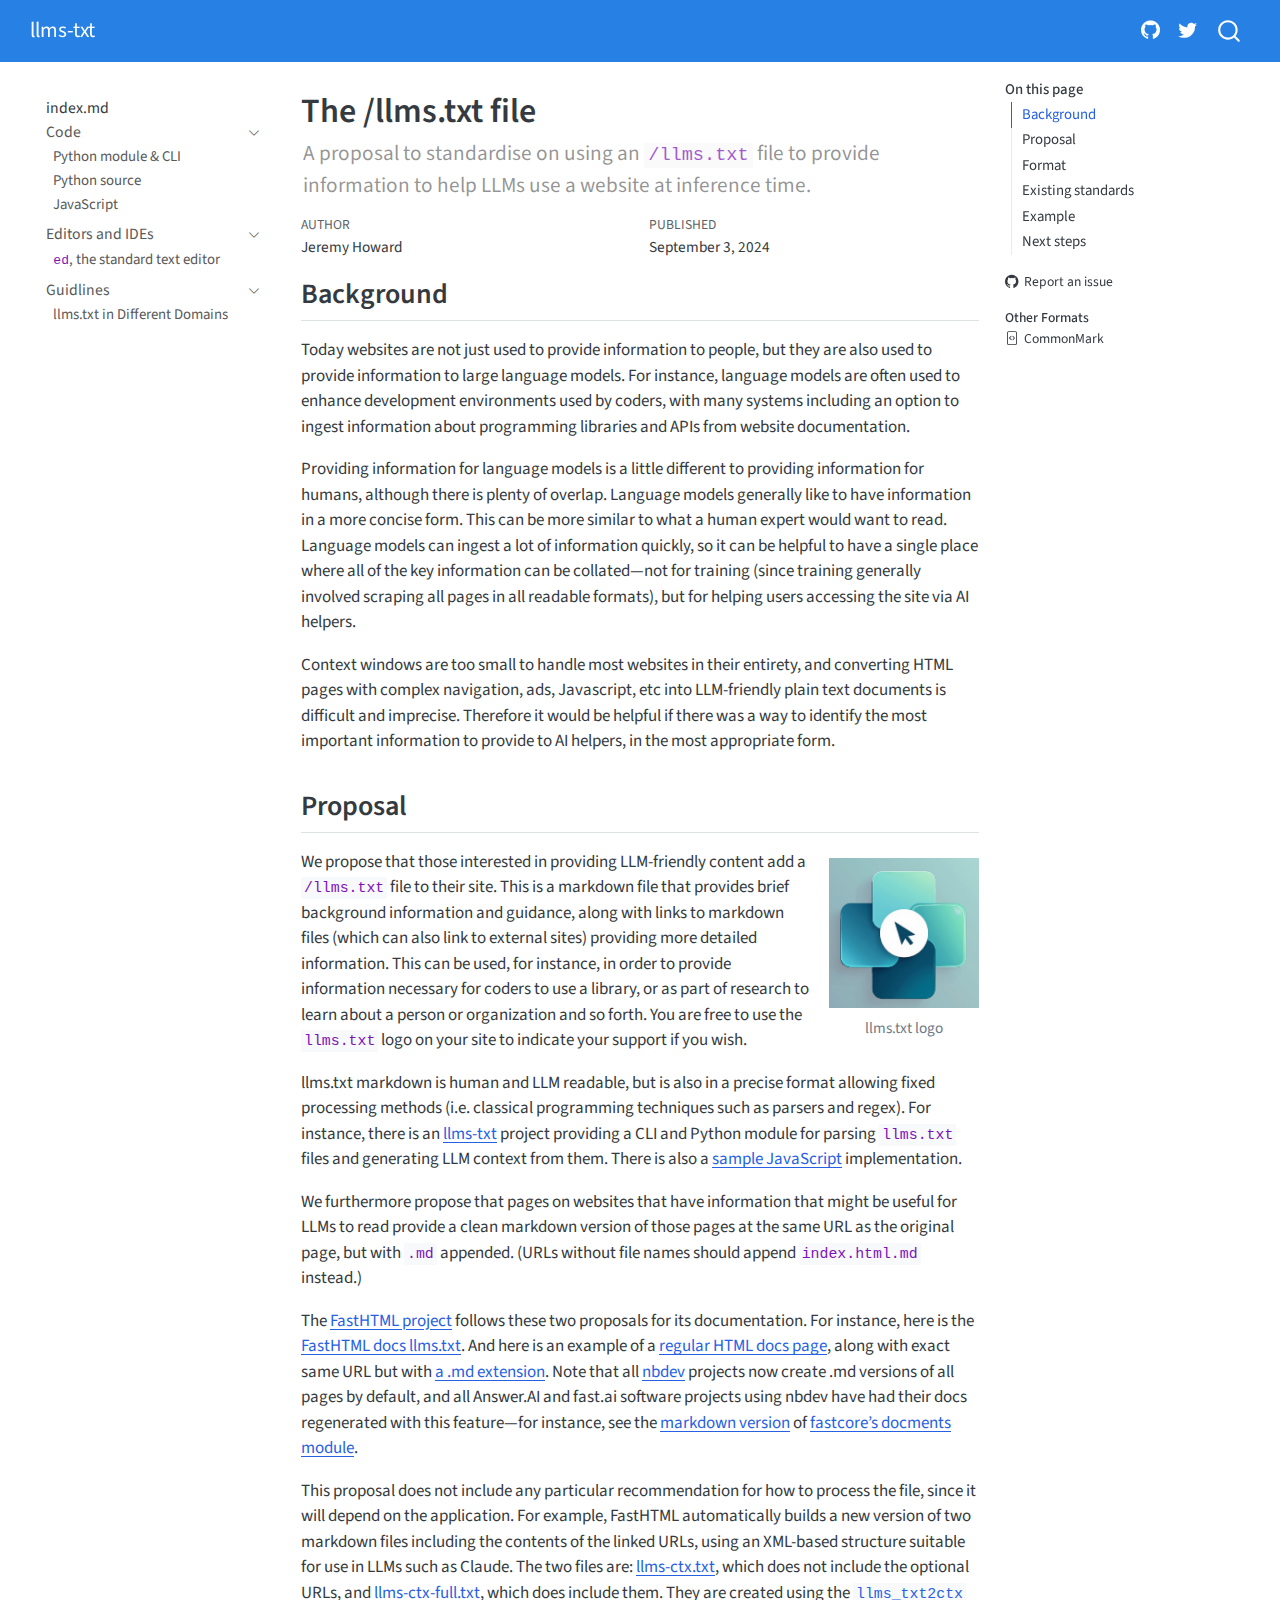
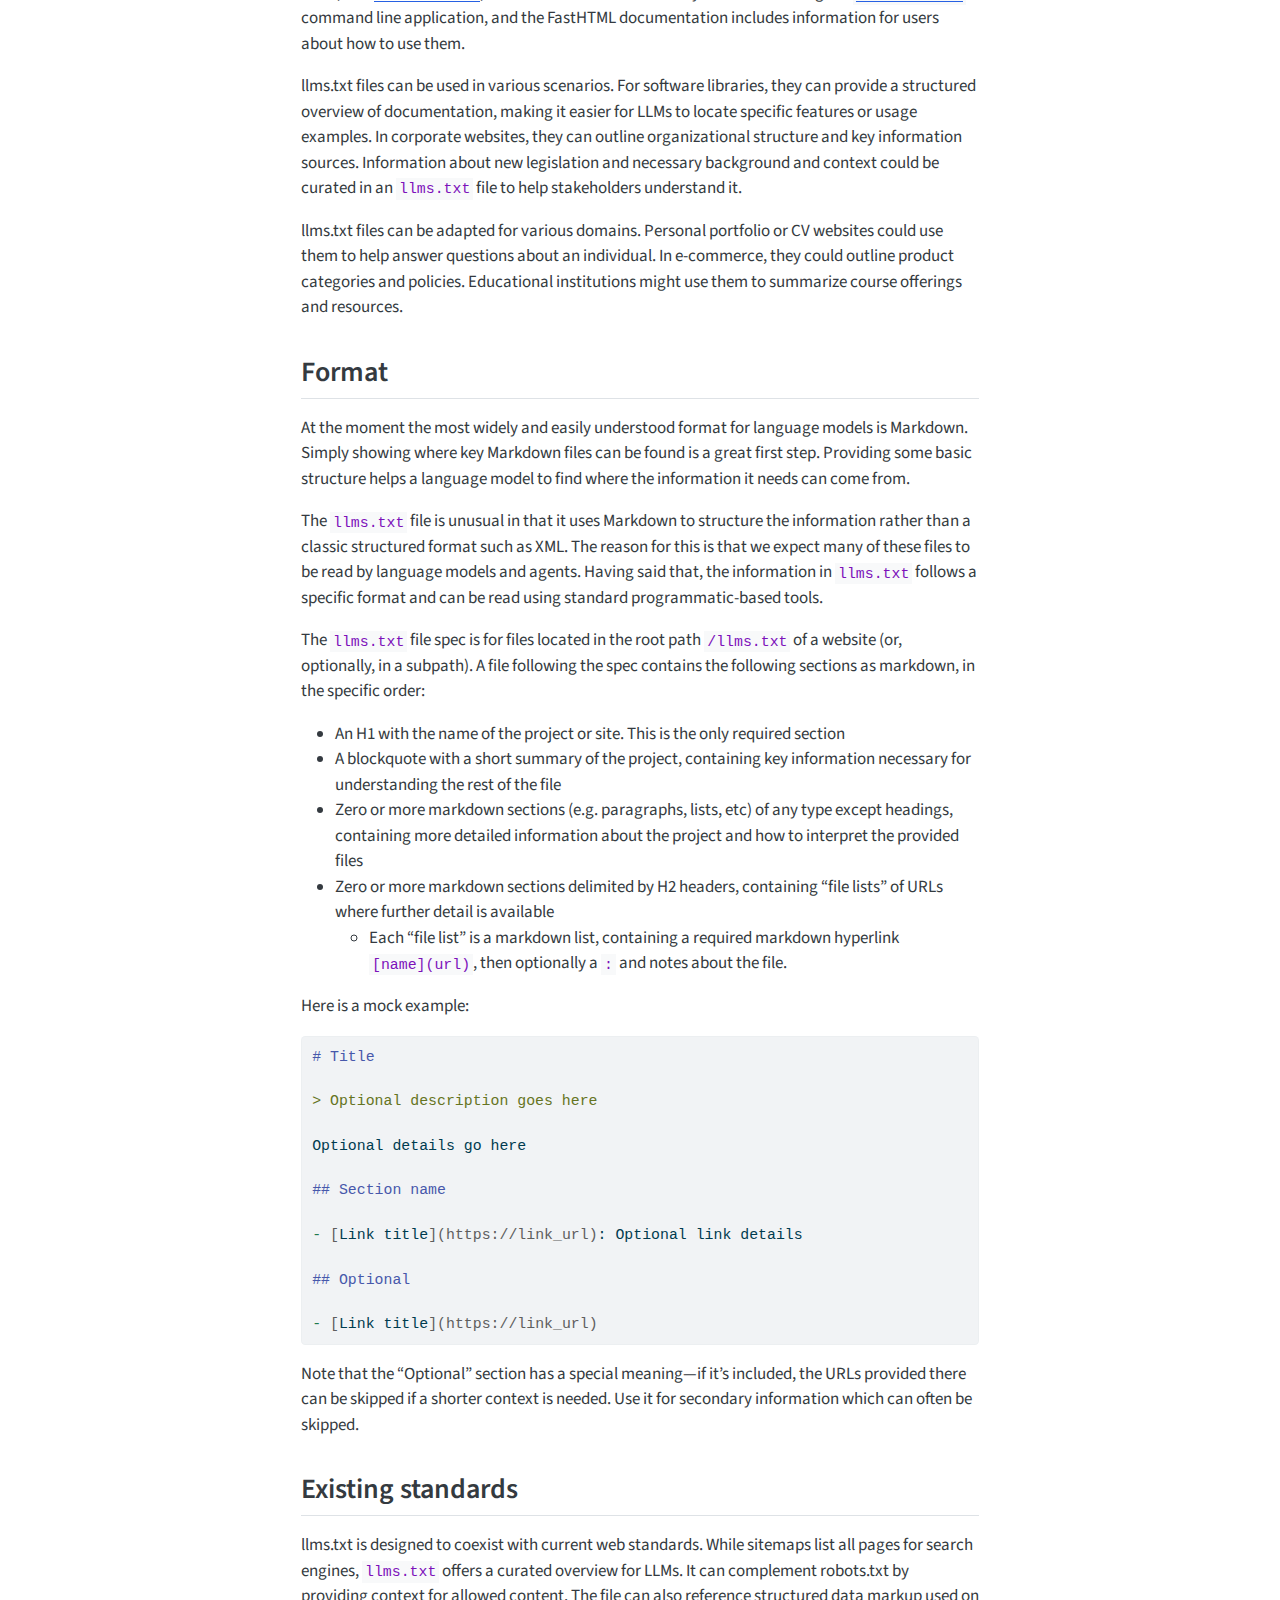
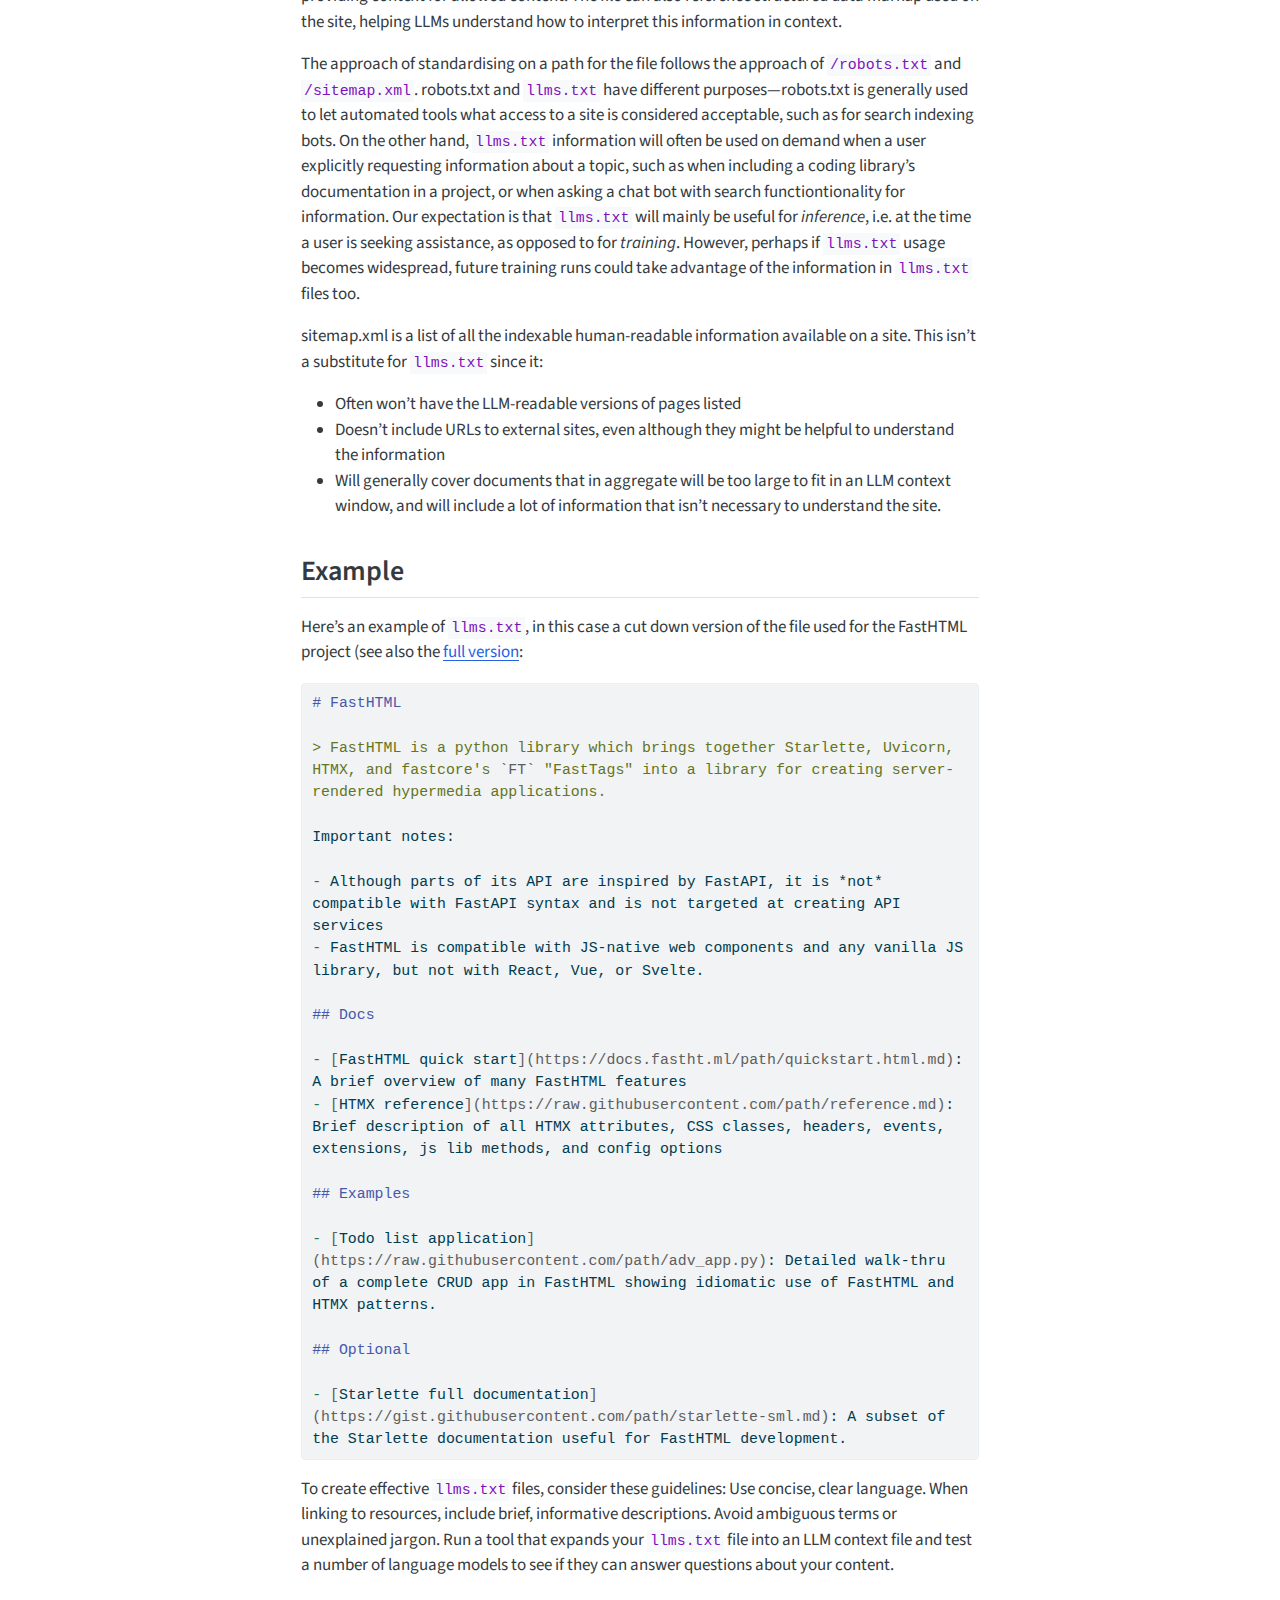
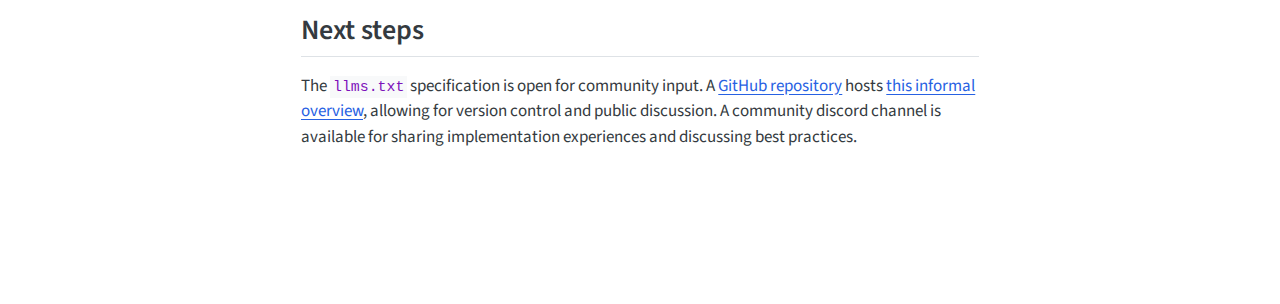
<file: index.html>
<!DOCTYPE html>
<html xmlns="http://www.w3.org/1999/xhtml" lang="en" xml:lang="en"><head>

<meta charset="utf-8">
<meta name="generator" content="quarto-1.5.57">

<meta name="viewport" content="width=device-width, initial-scale=1.0, user-scalable=yes">

<meta name="author" content="Jeremy Howard">
<meta name="dcterms.date" content="2024-09-03">
<meta name="description" content="A proposal to standardise on using an /llms.txt file to provide information to help LLMs use a website at inference time.">

<title>The /llms.txt file – llms-txt</title>
<style>
code{white-space: pre-wrap;}
span.smallcaps{font-variant: small-caps;}
div.columns{display: flex; gap: min(4vw, 1.5em);}
div.column{flex: auto; overflow-x: auto;}
div.hanging-indent{margin-left: 1.5em; text-indent: -1.5em;}
ul.task-list{list-style: none;}
ul.task-list li input[type="checkbox"] {
  width: 0.8em;
  margin: 0 0.8em 0.2em -1em; /* quarto-specific, see https://github.com/quarto-dev/quarto-cli/issues/4556 */ 
  vertical-align: middle;
}
/* CSS for syntax highlighting */
pre > code.sourceCode { white-space: pre; position: relative; }
pre > code.sourceCode > span { line-height: 1.25; }
pre > code.sourceCode > span:empty { height: 1.2em; }
.sourceCode { overflow: visible; }
code.sourceCode > span { color: inherit; text-decoration: inherit; }
div.sourceCode { margin: 1em 0; }
pre.sourceCode { margin: 0; }
@media screen {
div.sourceCode { overflow: auto; }
}
@media print {
pre > code.sourceCode { white-space: pre-wrap; }
pre > code.sourceCode > span { display: inline-block; text-indent: -5em; padding-left: 5em; }
}
pre.numberSource code
  { counter-reset: source-line 0; }
pre.numberSource code > span
  { position: relative; left: -4em; counter-increment: source-line; }
pre.numberSource code > span > a:first-child::before
  { content: counter(source-line);
    position: relative; left: -1em; text-align: right; vertical-align: baseline;
    border: none; display: inline-block;
    -webkit-touch-callout: none; -webkit-user-select: none;
    -khtml-user-select: none; -moz-user-select: none;
    -ms-user-select: none; user-select: none;
    padding: 0 4px; width: 4em;
  }
pre.numberSource { margin-left: 3em;  padding-left: 4px; }
div.sourceCode
  {   }
@media screen {
pre > code.sourceCode > span > a:first-child::before { text-decoration: underline; }
}
</style>


<script src="site_libs/quarto-nav/quarto-nav.js"></script>
<script src="site_libs/quarto-nav/headroom.min.js"></script>
<script src="site_libs/clipboard/clipboard.min.js"></script>
<script src="site_libs/quarto-search/autocomplete.umd.js"></script>
<script src="site_libs/quarto-search/fuse.min.js"></script>
<script src="site_libs/quarto-search/quarto-search.js"></script>
<meta name="quarto:offset" content="./">
<link href="./favicon.ico" rel="icon">
<script src="site_libs/quarto-html/quarto.js"></script>
<script src="site_libs/quarto-html/popper.min.js"></script>
<script src="site_libs/quarto-html/tippy.umd.min.js"></script>
<script src="site_libs/quarto-html/anchor.min.js"></script>
<link href="site_libs/quarto-html/tippy.css" rel="stylesheet">
<link href="site_libs/quarto-html/quarto-syntax-highlighting.css" rel="stylesheet" id="quarto-text-highlighting-styles">
<script src="site_libs/bootstrap/bootstrap.min.js"></script>
<link href="site_libs/bootstrap/bootstrap-icons.css" rel="stylesheet">
<link href="site_libs/bootstrap/bootstrap.min.css" rel="stylesheet" id="quarto-bootstrap" data-mode="light">
<script src="site_libs/quarto-contrib/glightbox/glightbox.min.js"></script>
<link href="site_libs/quarto-contrib/glightbox/glightbox.min.css" rel="stylesheet">
<link href="site_libs/quarto-contrib/glightbox/lightbox.css" rel="stylesheet">
<script id="quarto-search-options" type="application/json">{
  "location": "navbar",
  "copy-button": false,
  "collapse-after": 3,
  "panel-placement": "end",
  "type": "overlay",
  "limit": 50,
  "keyboard-shortcut": [
    "f",
    "/",
    "s"
  ],
  "show-item-context": false,
  "language": {
    "search-no-results-text": "No results",
    "search-matching-documents-text": "matching documents",
    "search-copy-link-title": "Copy link to search",
    "search-hide-matches-text": "Hide additional matches",
    "search-more-match-text": "more match in this document",
    "search-more-matches-text": "more matches in this document",
    "search-clear-button-title": "Clear",
    "search-text-placeholder": "",
    "search-detached-cancel-button-title": "Cancel",
    "search-submit-button-title": "Submit",
    "search-label": "Search"
  }
}</script>


<link rel="stylesheet" href="styles.css">
<meta property="og:title" content="The /llms.txt file – llms-txt">
<meta property="og:description" content="A proposal to standardise on using an /llms.txt file to provide information to help LLMs use a website at inference time.">
<meta property="og:image" content="https://llmstxt.org//sample.png">
<meta property="og:site_name" content="llms-txt">
<meta property="og:image:height" content="718">
<meta property="og:image:width" content="1108">
<meta name="twitter:title" content="The /llms.txt file – llms-txt">
<meta name="twitter:description" content="A proposal to standardise on using an /llms.txt file to provide information to help LLMs use a website at inference time.">
<meta name="twitter:image" content="https://llmstxt.org//sample.png">
<meta name="twitter:creator" content="@jeremyphoward">
<meta name="twitter:site" content="@answerdotai">
<meta name="twitter:image-height" content="718">
<meta name="twitter:image-width" content="1108">
<meta name="twitter:card" content="summary_large_image">
</head>

<body class="nav-sidebar floating nav-fixed">

<div id="quarto-search-results"></div>
  <header id="quarto-header" class="headroom fixed-top">
    <nav class="navbar navbar-expand-lg " data-bs-theme="dark">
      <div class="navbar-container container-fluid">
      <div class="navbar-brand-container mx-auto">
    <a class="navbar-brand" href="./index.html">
    <span class="navbar-title">llms-txt</span>
    </a>
  </div>
            <div id="quarto-search" class="" title="Search"></div>
          <button class="navbar-toggler" type="button" data-bs-toggle="collapse" data-bs-target="#navbarCollapse" aria-controls="navbarCollapse" role="menu" aria-expanded="false" aria-label="Toggle navigation" onclick="if (window.quartoToggleHeadroom) { window.quartoToggleHeadroom(); }">
  <span class="navbar-toggler-icon"></span>
</button>
          <div class="collapse navbar-collapse" id="navbarCollapse">
            <ul class="navbar-nav navbar-nav-scroll ms-auto">
  <li class="nav-item compact">
    <a class="nav-link" href="https://github.com/answerdotai/llms-txt"> <i class="bi bi-github" role="img">
</i> 
<span class="menu-text"></span></a>
  </li>  
  <li class="nav-item compact">
    <a class="nav-link" href="https://x.com/answerdotai"> <i class="bi bi-twitter" role="img" aria-label="Fast.ai Twitter">
</i> 
<span class="menu-text"></span></a>
  </li>  
</ul>
          </div> <!-- /navcollapse -->
            <div class="quarto-navbar-tools">
</div>
      </div> <!-- /container-fluid -->
    </nav>
  <nav class="quarto-secondary-nav">
    <div class="container-fluid d-flex">
      <button type="button" class="quarto-btn-toggle btn" data-bs-toggle="collapse" role="button" data-bs-target=".quarto-sidebar-collapse-item" aria-controls="quarto-sidebar" aria-expanded="false" aria-label="Toggle sidebar navigation" onclick="if (window.quartoToggleHeadroom) { window.quartoToggleHeadroom(); }">
        <i class="bi bi-layout-text-sidebar-reverse"></i>
      </button>
        <nav class="quarto-page-breadcrumbs" aria-label="breadcrumb"><ol class="breadcrumb"><li class="breadcrumb-item">The /llms.txt file</li></ol></nav>
        <a class="flex-grow-1" role="navigation" data-bs-toggle="collapse" data-bs-target=".quarto-sidebar-collapse-item" aria-controls="quarto-sidebar" aria-expanded="false" aria-label="Toggle sidebar navigation" onclick="if (window.quartoToggleHeadroom) { window.quartoToggleHeadroom(); }">      
        </a>
    </div>
  </nav>
</header>
<!-- content -->
<div id="quarto-content" class="quarto-container page-columns page-rows-contents page-layout-article page-navbar">
<!-- sidebar -->
  <nav id="quarto-sidebar" class="sidebar collapse collapse-horizontal quarto-sidebar-collapse-item sidebar-navigation floating overflow-auto">
    <div class="sidebar-menu-container"> 
    <ul class="list-unstyled mt-1">
        <li class="sidebar-item">
 <span class="menu-text">index.md</span>
  </li>
        <li class="sidebar-item sidebar-item-section">
      <div class="sidebar-item-container"> 
            <a class="sidebar-item-text sidebar-link text-start" data-bs-toggle="collapse" data-bs-target="#quarto-sidebar-section-1" role="navigation" aria-expanded="true">
 <span class="menu-text">Code</span></a>
          <a class="sidebar-item-toggle text-start" data-bs-toggle="collapse" data-bs-target="#quarto-sidebar-section-1" role="navigation" aria-expanded="true" aria-label="Toggle section">
            <i class="bi bi-chevron-right ms-2"></i>
          </a> 
      </div>
      <ul id="quarto-sidebar-section-1" class="collapse list-unstyled sidebar-section depth1 show">  
          <li class="sidebar-item">
  <div class="sidebar-item-container"> 
  <a href="./intro.html" class="sidebar-item-text sidebar-link">
 <span class="menu-text">Python module &amp; CLI</span></a>
  </div>
</li>
          <li class="sidebar-item">
  <div class="sidebar-item-container"> 
  <a href="./core.html" class="sidebar-item-text sidebar-link">
 <span class="menu-text">Python source</span></a>
  </div>
</li>
          <li class="sidebar-item">
  <div class="sidebar-item-container"> 
  <a href="./llmstxt-js.html" class="sidebar-item-text sidebar-link">
 <span class="menu-text">JavaScript</span></a>
  </div>
</li>
      </ul>
  </li>
        <li class="sidebar-item sidebar-item-section">
      <div class="sidebar-item-container"> 
            <a class="sidebar-item-text sidebar-link text-start" data-bs-toggle="collapse" data-bs-target="#quarto-sidebar-section-2" role="navigation" aria-expanded="true">
 <span class="menu-text">Editors and IDEs</span></a>
          <a class="sidebar-item-toggle text-start" data-bs-toggle="collapse" data-bs-target="#quarto-sidebar-section-2" role="navigation" aria-expanded="true" aria-label="Toggle section">
            <i class="bi bi-chevron-right ms-2"></i>
          </a> 
      </div>
      <ul id="quarto-sidebar-section-2" class="collapse list-unstyled sidebar-section depth1 show">  
          <li class="sidebar-item">
  <div class="sidebar-item-container"> 
  <a href="./ed.html" class="sidebar-item-text sidebar-link">
 <span class="menu-text"><code>ed</code>, the standard text editor</span></a>
  </div>
</li>
      </ul>
  </li>
        <li class="sidebar-item sidebar-item-section">
      <div class="sidebar-item-container"> 
            <a class="sidebar-item-text sidebar-link text-start" data-bs-toggle="collapse" data-bs-target="#quarto-sidebar-section-3" role="navigation" aria-expanded="true">
 <span class="menu-text">Guidlines</span></a>
          <a class="sidebar-item-toggle text-start" data-bs-toggle="collapse" data-bs-target="#quarto-sidebar-section-3" role="navigation" aria-expanded="true" aria-label="Toggle section">
            <i class="bi bi-chevron-right ms-2"></i>
          </a> 
      </div>
      <ul id="quarto-sidebar-section-3" class="collapse list-unstyled sidebar-section depth1 show">  
          <li class="sidebar-item">
  <div class="sidebar-item-container"> 
  <a href="./domains.html" class="sidebar-item-text sidebar-link">
 <span class="menu-text">llms.txt in Different Domains</span></a>
  </div>
</li>
      </ul>
  </li>
    </ul>
    </div>
</nav>
<div id="quarto-sidebar-glass" class="quarto-sidebar-collapse-item" data-bs-toggle="collapse" data-bs-target=".quarto-sidebar-collapse-item"></div>
<!-- margin-sidebar -->
    <div id="quarto-margin-sidebar" class="sidebar margin-sidebar">
        <nav id="TOC" role="doc-toc" class="toc-active">
    <h2 id="toc-title">On this page</h2>
   
  <ul>
  <li><a href="#background" id="toc-background" class="nav-link active" data-scroll-target="#background">Background</a></li>
  <li><a href="#proposal" id="toc-proposal" class="nav-link" data-scroll-target="#proposal">Proposal</a></li>
  <li><a href="#format" id="toc-format" class="nav-link" data-scroll-target="#format">Format</a></li>
  <li><a href="#existing-standards" id="toc-existing-standards" class="nav-link" data-scroll-target="#existing-standards">Existing standards</a></li>
  <li><a href="#example" id="toc-example" class="nav-link" data-scroll-target="#example">Example</a></li>
  <li><a href="#next-steps" id="toc-next-steps" class="nav-link" data-scroll-target="#next-steps">Next steps</a></li>
  </ul>
<div class="toc-actions"><ul><li><a href="https://github.com/AnswerDotAI/llms-txt/issues/new" class="toc-action"><i class="bi bi-github"></i>Report an issue</a></li></ul></div><div class="quarto-alternate-formats"><h2>Other Formats</h2><ul><li><a href="index.md"><i class="bi bi-file-code"></i>CommonMark</a></li></ul></div></nav>
    </div>
<!-- main -->
<main class="content" id="quarto-document-content">

<header id="title-block-header" class="quarto-title-block default">
<div class="quarto-title">
<h1 class="title">The /llms.txt file</h1>
</div>

<div>
  <div class="description">
    A proposal to standardise on using an <code>/llms.txt</code> file to provide information to help LLMs use a website at inference time.
  </div>
</div>


<div class="quarto-title-meta">

    <div>
    <div class="quarto-title-meta-heading">Author</div>
    <div class="quarto-title-meta-contents">
             <p>Jeremy Howard </p>
          </div>
  </div>
    
    <div>
    <div class="quarto-title-meta-heading">Published</div>
    <div class="quarto-title-meta-contents">
      <p class="date">September 3, 2024</p>
    </div>
  </div>
  
    
  </div>
  


</header>


<section id="background" class="level2">
<h2 class="anchored" data-anchor-id="background">Background</h2>
<p>Today websites are not just used to provide information to people, but they are also used to provide information to large language models. For instance, language models are often used to enhance development environments used by coders, with many systems including an option to ingest information about programming libraries and APIs from website documentation.</p>
<p>Providing information for language models is a little different to providing information for humans, although there is plenty of overlap. Language models generally like to have information in a more concise form. This can be more similar to what a human expert would want to read. Language models can ingest a lot of information quickly, so it can be helpful to have a single place where all of the key information can be collated—not for training (since training generally involved scraping all pages in all readable formats), but for helping users accessing the site via AI helpers.</p>
<p>Context windows are too small to handle most websites in their entirety, and converting HTML pages with complex navigation, ads, Javascript, etc into LLM-friendly plain text documents is difficult and imprecise. Therefore it would be helpful if there was a way to identify the most important information to provide to AI helpers, in the most appropriate form.</p>
</section>
<section id="proposal" class="level2">
<h2 class="anchored" data-anchor-id="proposal">Proposal</h2>
<div class="quarto-figure quarto-figure-center">
<figure class="figure">
<p><a href="logo.png" class="lightbox" data-gallery="quarto-lightbox-gallery-1" title="llms.txt logo"><img src="logo.png" class="floatr img-fluid figure-img" width="150" alt="llms.txt logo"></a></p>
<figcaption>llms.txt logo</figcaption>
</figure>
</div>
<p>We propose that those interested in providing LLM-friendly content add a <code>/llms.txt</code> file to their site. This is a markdown file that provides brief background information and guidance, along with links to markdown files (which can also link to external sites) providing more detailed information. This can be used, for instance, in order to provide information necessary for coders to use a library, or as part of research to learn about a person or organization and so forth. You are free to use the <code>llms.txt</code> logo on your site to indicate your support if you wish.</p>
<p>llms.txt markdown is human and LLM readable, but is also in a precise format allowing fixed processing methods (i.e.&nbsp;classical programming techniques such as parsers and regex). For instance, there is an <a href="./intro.html">llms-txt</a> project providing a CLI and Python module for parsing <code>llms.txt</code> files and generating LLM context from them. There is also a <a href="./llmstxt-js.html">sample JavaScript</a> implementation.</p>
<p>We furthermore propose that pages on websites that have information that might be useful for LLMs to read provide a clean markdown version of those pages at the same URL as the original page, but with <code>.md</code> appended. (URLs without file names should append <code>index.html.md</code> instead.)</p>
<p>The <a href="https://fastht.ml">FastHTML project</a> follows these two proposals for its documentation. For instance, here is the <a href="https://docs.fastht.ml/llms.txt">FastHTML docs llms.txt</a>. And here is an example of a <a href="https://docs.fastht.ml/tutorials/by_example.html">regular HTML docs page</a>, along with exact same URL but with <a href="https://docs.fastht.ml/tutorials/by_example.html.md">a .md extension</a>. Note that all <a href="https://nbdev.fast.ai/">nbdev</a> projects now create .md versions of all pages by default, and all Answer.AI and fast.ai software projects using nbdev have had their docs regenerated with this feature—for instance, see the <a href="https://fastcore.fast.ai/docments.html.md">markdown version</a> of <a href="https://fastcore.fast.ai/docments.html">fastcore’s docments module</a>.</p>
<p>This proposal does not include any particular recommendation for how to process the file, since it will depend on the application. For example, FastHTML automatically builds a new version of two markdown files including the contents of the linked URLs, using an XML-based structure suitable for use in LLMs such as Claude. The two files are: <a href="https://docs.fastht.ml/llms-ctx.txt">llms-ctx.txt</a>, which does not include the optional URLs, and <a href="https://docs.fastht.ml/llms-ctx-full.txt">llms-ctx-full.txt</a>, which does include them. They are created using the <a href="https://llmstxt.org/intro.html#cli"><code>llms_txt2ctx</code></a> command line application, and the FastHTML documentation includes information for users about how to use them.</p>
<p>llms.txt files can be used in various scenarios. For software libraries, they can provide a structured overview of documentation, making it easier for LLMs to locate specific features or usage examples. In corporate websites, they can outline organizational structure and key information sources. Information about new legislation and necessary background and context could be curated in an <code>llms.txt</code> file to help stakeholders understand it.</p>
<p>llms.txt files can be adapted for various domains. Personal portfolio or CV websites could use them to help answer questions about an individual. In e-commerce, they could outline product categories and policies. Educational institutions might use them to summarize course offerings and resources.</p>
</section>
<section id="format" class="level2">
<h2 class="anchored" data-anchor-id="format">Format</h2>
<p>At the moment the most widely and easily understood format for language models is Markdown. Simply showing where key Markdown files can be found is a great first step. Providing some basic structure helps a language model to find where the information it needs can come from.</p>
<p>The <code>llms.txt</code> file is unusual in that it uses Markdown to structure the information rather than a classic structured format such as XML. The reason for this is that we expect many of these files to be read by language models and agents. Having said that, the information in <code>llms.txt</code> follows a specific format and can be read using standard programmatic-based tools.</p>
<p>The <code>llms.txt</code> file spec is for files located in the root path <code>/llms.txt</code> of a website (or, optionally, in a subpath). A file following the spec contains the following sections as markdown, in the specific order:</p>
<ul>
<li>An H1 with the name of the project or site. This is the only required section</li>
<li>A blockquote with a short summary of the project, containing key information necessary for understanding the rest of the file</li>
<li>Zero or more markdown sections (e.g.&nbsp;paragraphs, lists, etc) of any type except headings, containing more detailed information about the project and how to interpret the provided files</li>
<li>Zero or more markdown sections delimited by H2 headers, containing “file lists” of URLs where further detail is available
<ul>
<li>Each “file list” is a markdown list, containing a required markdown hyperlink <code>[name](url)</code>, then optionally a <code>:</code> and notes about the file.</li>
</ul></li>
</ul>
<p>Here is a mock example:</p>
<div class="sourceCode" id="cb1"><pre class="sourceCode markdown code-with-copy"><code class="sourceCode markdown"><span id="cb1-1"><a href="#cb1-1" aria-hidden="true" tabindex="-1"></a><span class="fu"># Title</span></span>
<span id="cb1-2"><a href="#cb1-2" aria-hidden="true" tabindex="-1"></a></span>
<span id="cb1-3"><a href="#cb1-3" aria-hidden="true" tabindex="-1"></a><span class="at">&gt; Optional description goes here</span></span>
<span id="cb1-4"><a href="#cb1-4" aria-hidden="true" tabindex="-1"></a></span>
<span id="cb1-5"><a href="#cb1-5" aria-hidden="true" tabindex="-1"></a>Optional details go here</span>
<span id="cb1-6"><a href="#cb1-6" aria-hidden="true" tabindex="-1"></a></span>
<span id="cb1-7"><a href="#cb1-7" aria-hidden="true" tabindex="-1"></a><span class="fu">## Section name</span></span>
<span id="cb1-8"><a href="#cb1-8" aria-hidden="true" tabindex="-1"></a></span>
<span id="cb1-9"><a href="#cb1-9" aria-hidden="true" tabindex="-1"></a><span class="ss">- </span><span class="co">[</span><span class="ot">Link title</span><span class="co">](https://link_url)</span>: Optional link details</span>
<span id="cb1-10"><a href="#cb1-10" aria-hidden="true" tabindex="-1"></a></span>
<span id="cb1-11"><a href="#cb1-11" aria-hidden="true" tabindex="-1"></a><span class="fu">## Optional</span></span>
<span id="cb1-12"><a href="#cb1-12" aria-hidden="true" tabindex="-1"></a></span>
<span id="cb1-13"><a href="#cb1-13" aria-hidden="true" tabindex="-1"></a><span class="ss">- </span><span class="co">[</span><span class="ot">Link title</span><span class="co">](https://link_url)</span></span></code><button title="Copy to Clipboard" class="code-copy-button"><i class="bi"></i></button></pre></div>
<p>Note that the “Optional” section has a special meaning—if it’s included, the URLs provided there can be skipped if a shorter context is needed. Use it for secondary information which can often be skipped.</p>
</section>
<section id="existing-standards" class="level2">
<h2 class="anchored" data-anchor-id="existing-standards">Existing standards</h2>
<p>llms.txt is designed to coexist with current web standards. While sitemaps list all pages for search engines, <code>llms.txt</code> offers a curated overview for LLMs. It can complement robots.txt by providing context for allowed content. The file can also reference structured data markup used on the site, helping LLMs understand how to interpret this information in context.</p>
<p>The approach of standardising on a path for the file follows the approach of <code>/robots.txt</code> and <code>/sitemap.xml</code>. robots.txt and <code>llms.txt</code> have different purposes—robots.txt is generally used to let automated tools what access to a site is considered acceptable, such as for search indexing bots. On the other hand, <code>llms.txt</code> information will often be used on demand when a user explicitly requesting information about a topic, such as when including a coding library’s documentation in a project, or when asking a chat bot with search functiontionality for information. Our expectation is that <code>llms.txt</code> will mainly be useful for <em>inference</em>, i.e.&nbsp;at the time a user is seeking assistance, as opposed to for <em>training</em>. However, perhaps if <code>llms.txt</code> usage becomes widespread, future training runs could take advantage of the information in <code>llms.txt</code> files too.</p>
<p>sitemap.xml is a list of all the indexable human-readable information available on a site. This isn’t a substitute for <code>llms.txt</code> since it:</p>
<ul>
<li>Often won’t have the LLM-readable versions of pages listed</li>
<li>Doesn’t include URLs to external sites, even although they might be helpful to understand the information</li>
<li>Will generally cover documents that in aggregate will be too large to fit in an LLM context window, and will include a lot of information that isn’t necessary to understand the site.</li>
</ul>
</section>
<section id="example" class="level2">
<h2 class="anchored" data-anchor-id="example">Example</h2>
<p>Here’s an example of <code>llms.txt</code>, in this case a cut down version of the file used for the FastHTML project (see also the <a href="https://docs.fastht.ml/llms.txt">full version</a>:</p>
<div class="sourceCode" id="cb2"><pre class="sourceCode markdown code-with-copy"><code class="sourceCode markdown"><span id="cb2-1"><a href="#cb2-1" aria-hidden="true" tabindex="-1"></a><span class="fu"># FastHTML</span></span>
<span id="cb2-2"><a href="#cb2-2" aria-hidden="true" tabindex="-1"></a></span>
<span id="cb2-3"><a href="#cb2-3" aria-hidden="true" tabindex="-1"></a><span class="at">&gt; FastHTML is a python library which brings together Starlette, Uvicorn, HTMX, and fastcore's </span><span class="in">`FT`</span><span class="at"> "FastTags" into a library for creating server-rendered hypermedia applications.</span></span>
<span id="cb2-4"><a href="#cb2-4" aria-hidden="true" tabindex="-1"></a></span>
<span id="cb2-5"><a href="#cb2-5" aria-hidden="true" tabindex="-1"></a>Important notes:</span>
<span id="cb2-6"><a href="#cb2-6" aria-hidden="true" tabindex="-1"></a></span>
<span id="cb2-7"><a href="#cb2-7" aria-hidden="true" tabindex="-1"></a><span class="ss">- </span>Although parts of its API are inspired by FastAPI, it is *not* compatible with FastAPI syntax and is not targeted at creating API services</span>
<span id="cb2-8"><a href="#cb2-8" aria-hidden="true" tabindex="-1"></a><span class="ss">- </span>FastHTML is compatible with JS-native web components and any vanilla JS library, but not with React, Vue, or Svelte.</span>
<span id="cb2-9"><a href="#cb2-9" aria-hidden="true" tabindex="-1"></a></span>
<span id="cb2-10"><a href="#cb2-10" aria-hidden="true" tabindex="-1"></a><span class="fu">## Docs</span></span>
<span id="cb2-11"><a href="#cb2-11" aria-hidden="true" tabindex="-1"></a></span>
<span id="cb2-12"><a href="#cb2-12" aria-hidden="true" tabindex="-1"></a><span class="ss">- </span><span class="co">[</span><span class="ot">FastHTML quick start</span><span class="co">](https://docs.fastht.ml/path/quickstart.html.md)</span>: A brief overview of many FastHTML features</span>
<span id="cb2-13"><a href="#cb2-13" aria-hidden="true" tabindex="-1"></a><span class="ss">- </span><span class="co">[</span><span class="ot">HTMX reference</span><span class="co">](https://raw.githubusercontent.com/path/reference.md)</span>: Brief description of all HTMX attributes, CSS classes, headers, events, extensions, js lib methods, and config options</span>
<span id="cb2-14"><a href="#cb2-14" aria-hidden="true" tabindex="-1"></a></span>
<span id="cb2-15"><a href="#cb2-15" aria-hidden="true" tabindex="-1"></a><span class="fu">## Examples</span></span>
<span id="cb2-16"><a href="#cb2-16" aria-hidden="true" tabindex="-1"></a></span>
<span id="cb2-17"><a href="#cb2-17" aria-hidden="true" tabindex="-1"></a><span class="ss">- </span><span class="co">[</span><span class="ot">Todo list application</span><span class="co">](https://raw.githubusercontent.com/path/adv_app.py)</span>: Detailed walk-thru of a complete CRUD app in FastHTML showing idiomatic use of FastHTML and HTMX patterns.</span>
<span id="cb2-18"><a href="#cb2-18" aria-hidden="true" tabindex="-1"></a></span>
<span id="cb2-19"><a href="#cb2-19" aria-hidden="true" tabindex="-1"></a><span class="fu">## Optional</span></span>
<span id="cb2-20"><a href="#cb2-20" aria-hidden="true" tabindex="-1"></a></span>
<span id="cb2-21"><a href="#cb2-21" aria-hidden="true" tabindex="-1"></a><span class="ss">- </span><span class="co">[</span><span class="ot">Starlette full documentation</span><span class="co">](https://gist.githubusercontent.com/path/starlette-sml.md)</span>: A subset of the Starlette documentation useful for FastHTML development.</span></code><button title="Copy to Clipboard" class="code-copy-button"><i class="bi"></i></button></pre></div>
<p>To create effective <code>llms.txt</code> files, consider these guidelines: Use concise, clear language. When linking to resources, include brief, informative descriptions. Avoid ambiguous terms or unexplained jargon. Run a tool that expands your <code>llms.txt</code> file into an LLM context file and test a number of language models to see if they can answer questions about your content.</p>
</section>
<section id="next-steps" class="level2">
<h2 class="anchored" data-anchor-id="next-steps">Next steps</h2>
<p>The <code>llms.txt</code> specification is open for community input. A <a href="https://github.com/AnswerDotAI/llms-txt">GitHub repository</a> hosts <a href="https://github.com/AnswerDotAI/llms-txt/blob/main/nbs/index.md">this informal overview</a>, allowing for version control and public discussion. A community discord channel is available for sharing implementation experiences and discussing best practices.</p>


</section>

</main> <!-- /main -->
<script id="quarto-html-after-body" type="application/javascript">
window.document.addEventListener("DOMContentLoaded", function (event) {
  const toggleBodyColorMode = (bsSheetEl) => {
    const mode = bsSheetEl.getAttribute("data-mode");
    const bodyEl = window.document.querySelector("body");
    if (mode === "dark") {
      bodyEl.classList.add("quarto-dark");
      bodyEl.classList.remove("quarto-light");
    } else {
      bodyEl.classList.add("quarto-light");
      bodyEl.classList.remove("quarto-dark");
    }
  }
  const toggleBodyColorPrimary = () => {
    const bsSheetEl = window.document.querySelector("link#quarto-bootstrap");
    if (bsSheetEl) {
      toggleBodyColorMode(bsSheetEl);
    }
  }
  toggleBodyColorPrimary();  
  const icon = "";
  const anchorJS = new window.AnchorJS();
  anchorJS.options = {
    placement: 'right',
    icon: icon
  };
  anchorJS.add('.anchored');
  const isCodeAnnotation = (el) => {
    for (const clz of el.classList) {
      if (clz.startsWith('code-annotation-')) {                     
        return true;
      }
    }
    return false;
  }
  const onCopySuccess = function(e) {
    // button target
    const button = e.trigger;
    // don't keep focus
    button.blur();
    // flash "checked"
    button.classList.add('code-copy-button-checked');
    var currentTitle = button.getAttribute("title");
    button.setAttribute("title", "Copied!");
    let tooltip;
    if (window.bootstrap) {
      button.setAttribute("data-bs-toggle", "tooltip");
      button.setAttribute("data-bs-placement", "left");
      button.setAttribute("data-bs-title", "Copied!");
      tooltip = new bootstrap.Tooltip(button, 
        { trigger: "manual", 
          customClass: "code-copy-button-tooltip",
          offset: [0, -8]});
      tooltip.show();    
    }
    setTimeout(function() {
      if (tooltip) {
        tooltip.hide();
        button.removeAttribute("data-bs-title");
        button.removeAttribute("data-bs-toggle");
        button.removeAttribute("data-bs-placement");
      }
      button.setAttribute("title", currentTitle);
      button.classList.remove('code-copy-button-checked');
    }, 1000);
    // clear code selection
    e.clearSelection();
  }
  const getTextToCopy = function(trigger) {
      const codeEl = trigger.previousElementSibling.cloneNode(true);
      for (const childEl of codeEl.children) {
        if (isCodeAnnotation(childEl)) {
          childEl.remove();
        }
      }
      return codeEl.innerText;
  }
  const clipboard = new window.ClipboardJS('.code-copy-button:not([data-in-quarto-modal])', {
    text: getTextToCopy
  });
  clipboard.on('success', onCopySuccess);
  if (window.document.getElementById('quarto-embedded-source-code-modal')) {
    // For code content inside modals, clipBoardJS needs to be initialized with a container option
    // TODO: Check when it could be a function (https://github.com/zenorocha/clipboard.js/issues/860)
    const clipboardModal = new window.ClipboardJS('.code-copy-button[data-in-quarto-modal]', {
      text: getTextToCopy,
      container: window.document.getElementById('quarto-embedded-source-code-modal')
    });
    clipboardModal.on('success', onCopySuccess);
  }
    var localhostRegex = new RegExp(/^(?:http|https):\/\/localhost\:?[0-9]*\//);
    var mailtoRegex = new RegExp(/^mailto:/);
      var filterRegex = new RegExp("https:\/\/llmstxt\.org\/");
    var isInternal = (href) => {
        return filterRegex.test(href) || localhostRegex.test(href) || mailtoRegex.test(href);
    }
    // Inspect non-navigation links and adorn them if external
 	var links = window.document.querySelectorAll('a[href]:not(.nav-link):not(.navbar-brand):not(.toc-action):not(.sidebar-link):not(.sidebar-item-toggle):not(.pagination-link):not(.no-external):not([aria-hidden]):not(.dropdown-item):not(.quarto-navigation-tool):not(.about-link)');
    for (var i=0; i<links.length; i++) {
      const link = links[i];
      if (!isInternal(link.href)) {
        // undo the damage that might have been done by quarto-nav.js in the case of
        // links that we want to consider external
        if (link.dataset.originalHref !== undefined) {
          link.href = link.dataset.originalHref;
        }
      }
    }
  function tippyHover(el, contentFn, onTriggerFn, onUntriggerFn) {
    const config = {
      allowHTML: true,
      maxWidth: 500,
      delay: 100,
      arrow: false,
      appendTo: function(el) {
          return el.parentElement;
      },
      interactive: true,
      interactiveBorder: 10,
      theme: 'quarto',
      placement: 'bottom-start',
    };
    if (contentFn) {
      config.content = contentFn;
    }
    if (onTriggerFn) {
      config.onTrigger = onTriggerFn;
    }
    if (onUntriggerFn) {
      config.onUntrigger = onUntriggerFn;
    }
    window.tippy(el, config); 
  }
  const noterefs = window.document.querySelectorAll('a[role="doc-noteref"]');
  for (var i=0; i<noterefs.length; i++) {
    const ref = noterefs[i];
    tippyHover(ref, function() {
      // use id or data attribute instead here
      let href = ref.getAttribute('data-footnote-href') || ref.getAttribute('href');
      try { href = new URL(href).hash; } catch {}
      const id = href.replace(/^#\/?/, "");
      const note = window.document.getElementById(id);
      if (note) {
        return note.innerHTML;
      } else {
        return "";
      }
    });
  }
  const xrefs = window.document.querySelectorAll('a.quarto-xref');
  const processXRef = (id, note) => {
    // Strip column container classes
    const stripColumnClz = (el) => {
      el.classList.remove("page-full", "page-columns");
      if (el.children) {
        for (const child of el.children) {
          stripColumnClz(child);
        }
      }
    }
    stripColumnClz(note)
    if (id === null || id.startsWith('sec-')) {
      // Special case sections, only their first couple elements
      const container = document.createElement("div");
      if (note.children && note.children.length > 2) {
        container.appendChild(note.children[0].cloneNode(true));
        for (let i = 1; i < note.children.length; i++) {
          const child = note.children[i];
          if (child.tagName === "P" && child.innerText === "") {
            continue;
          } else {
            container.appendChild(child.cloneNode(true));
            break;
          }
        }
        if (window.Quarto?.typesetMath) {
          window.Quarto.typesetMath(container);
        }
        return container.innerHTML
      } else {
        if (window.Quarto?.typesetMath) {
          window.Quarto.typesetMath(note);
        }
        return note.innerHTML;
      }
    } else {
      // Remove any anchor links if they are present
      const anchorLink = note.querySelector('a.anchorjs-link');
      if (anchorLink) {
        anchorLink.remove();
      }
      if (window.Quarto?.typesetMath) {
        window.Quarto.typesetMath(note);
      }
      // TODO in 1.5, we should make sure this works without a callout special case
      if (note.classList.contains("callout")) {
        return note.outerHTML;
      } else {
        return note.innerHTML;
      }
    }
  }
  for (var i=0; i<xrefs.length; i++) {
    const xref = xrefs[i];
    tippyHover(xref, undefined, function(instance) {
      instance.disable();
      let url = xref.getAttribute('href');
      let hash = undefined; 
      if (url.startsWith('#')) {
        hash = url;
      } else {
        try { hash = new URL(url).hash; } catch {}
      }
      if (hash) {
        const id = hash.replace(/^#\/?/, "");
        const note = window.document.getElementById(id);
        if (note !== null) {
          try {
            const html = processXRef(id, note.cloneNode(true));
            instance.setContent(html);
          } finally {
            instance.enable();
            instance.show();
          }
        } else {
          // See if we can fetch this
          fetch(url.split('#')[0])
          .then(res => res.text())
          .then(html => {
            const parser = new DOMParser();
            const htmlDoc = parser.parseFromString(html, "text/html");
            const note = htmlDoc.getElementById(id);
            if (note !== null) {
              const html = processXRef(id, note);
              instance.setContent(html);
            } 
          }).finally(() => {
            instance.enable();
            instance.show();
          });
        }
      } else {
        // See if we can fetch a full url (with no hash to target)
        // This is a special case and we should probably do some content thinning / targeting
        fetch(url)
        .then(res => res.text())
        .then(html => {
          const parser = new DOMParser();
          const htmlDoc = parser.parseFromString(html, "text/html");
          const note = htmlDoc.querySelector('main.content');
          if (note !== null) {
            // This should only happen for chapter cross references
            // (since there is no id in the URL)
            // remove the first header
            if (note.children.length > 0 && note.children[0].tagName === "HEADER") {
              note.children[0].remove();
            }
            const html = processXRef(null, note);
            instance.setContent(html);
          } 
        }).finally(() => {
          instance.enable();
          instance.show();
        });
      }
    }, function(instance) {
    });
  }
      let selectedAnnoteEl;
      const selectorForAnnotation = ( cell, annotation) => {
        let cellAttr = 'data-code-cell="' + cell + '"';
        let lineAttr = 'data-code-annotation="' +  annotation + '"';
        const selector = 'span[' + cellAttr + '][' + lineAttr + ']';
        return selector;
      }
      const selectCodeLines = (annoteEl) => {
        const doc = window.document;
        const targetCell = annoteEl.getAttribute("data-target-cell");
        const targetAnnotation = annoteEl.getAttribute("data-target-annotation");
        const annoteSpan = window.document.querySelector(selectorForAnnotation(targetCell, targetAnnotation));
        const lines = annoteSpan.getAttribute("data-code-lines").split(",");
        const lineIds = lines.map((line) => {
          return targetCell + "-" + line;
        })
        let top = null;
        let height = null;
        let parent = null;
        if (lineIds.length > 0) {
            //compute the position of the single el (top and bottom and make a div)
            const el = window.document.getElementById(lineIds[0]);
            top = el.offsetTop;
            height = el.offsetHeight;
            parent = el.parentElement.parentElement;
          if (lineIds.length > 1) {
            const lastEl = window.document.getElementById(lineIds[lineIds.length - 1]);
            const bottom = lastEl.offsetTop + lastEl.offsetHeight;
            height = bottom - top;
          }
          if (top !== null && height !== null && parent !== null) {
            // cook up a div (if necessary) and position it 
            let div = window.document.getElementById("code-annotation-line-highlight");
            if (div === null) {
              div = window.document.createElement("div");
              div.setAttribute("id", "code-annotation-line-highlight");
              div.style.position = 'absolute';
              parent.appendChild(div);
            }
            div.style.top = top - 2 + "px";
            div.style.height = height + 4 + "px";
            div.style.left = 0;
            let gutterDiv = window.document.getElementById("code-annotation-line-highlight-gutter");
            if (gutterDiv === null) {
              gutterDiv = window.document.createElement("div");
              gutterDiv.setAttribute("id", "code-annotation-line-highlight-gutter");
              gutterDiv.style.position = 'absolute';
              const codeCell = window.document.getElementById(targetCell);
              const gutter = codeCell.querySelector('.code-annotation-gutter');
              gutter.appendChild(gutterDiv);
            }
            gutterDiv.style.top = top - 2 + "px";
            gutterDiv.style.height = height + 4 + "px";
          }
          selectedAnnoteEl = annoteEl;
        }
      };
      const unselectCodeLines = () => {
        const elementsIds = ["code-annotation-line-highlight", "code-annotation-line-highlight-gutter"];
        elementsIds.forEach((elId) => {
          const div = window.document.getElementById(elId);
          if (div) {
            div.remove();
          }
        });
        selectedAnnoteEl = undefined;
      };
        // Handle positioning of the toggle
    window.addEventListener(
      "resize",
      throttle(() => {
        elRect = undefined;
        if (selectedAnnoteEl) {
          selectCodeLines(selectedAnnoteEl);
        }
      }, 10)
    );
    function throttle(fn, ms) {
    let throttle = false;
    let timer;
      return (...args) => {
        if(!throttle) { // first call gets through
            fn.apply(this, args);
            throttle = true;
        } else { // all the others get throttled
            if(timer) clearTimeout(timer); // cancel #2
            timer = setTimeout(() => {
              fn.apply(this, args);
              timer = throttle = false;
            }, ms);
        }
      };
    }
      // Attach click handler to the DT
      const annoteDls = window.document.querySelectorAll('dt[data-target-cell]');
      for (const annoteDlNode of annoteDls) {
        annoteDlNode.addEventListener('click', (event) => {
          const clickedEl = event.target;
          if (clickedEl !== selectedAnnoteEl) {
            unselectCodeLines();
            const activeEl = window.document.querySelector('dt[data-target-cell].code-annotation-active');
            if (activeEl) {
              activeEl.classList.remove('code-annotation-active');
            }
            selectCodeLines(clickedEl);
            clickedEl.classList.add('code-annotation-active');
          } else {
            // Unselect the line
            unselectCodeLines();
            clickedEl.classList.remove('code-annotation-active');
          }
        });
      }
  const findCites = (el) => {
    const parentEl = el.parentElement;
    if (parentEl) {
      const cites = parentEl.dataset.cites;
      if (cites) {
        return {
          el,
          cites: cites.split(' ')
        };
      } else {
        return findCites(el.parentElement)
      }
    } else {
      return undefined;
    }
  };
  var bibliorefs = window.document.querySelectorAll('a[role="doc-biblioref"]');
  for (var i=0; i<bibliorefs.length; i++) {
    const ref = bibliorefs[i];
    const citeInfo = findCites(ref);
    if (citeInfo) {
      tippyHover(citeInfo.el, function() {
        var popup = window.document.createElement('div');
        citeInfo.cites.forEach(function(cite) {
          var citeDiv = window.document.createElement('div');
          citeDiv.classList.add('hanging-indent');
          citeDiv.classList.add('csl-entry');
          var biblioDiv = window.document.getElementById('ref-' + cite);
          if (biblioDiv) {
            citeDiv.innerHTML = biblioDiv.innerHTML;
          }
          popup.appendChild(citeDiv);
        });
        return popup.innerHTML;
      });
    }
  }
});
</script>
</div> <!-- /content -->
<footer class="footer"><div class="nav-footer"><div class="nav-footer-center"><div class="toc-actions d-sm-block d-md-none"><ul><li><a href="https://github.com/AnswerDotAI/llms-txt/issues/new" class="toc-action"><i class="bi bi-github"></i>Report an issue</a></li></ul></div></div></div></footer><script>var lightboxQuarto = GLightbox({"selector":".lightbox","loop":false,"closeEffect":"zoom","descPosition":"bottom","openEffect":"zoom"});
(function() {
  let previousOnload = window.onload;
  window.onload = () => {
    if (previousOnload) {
      previousOnload();
    }
    lightboxQuarto.on('slide_before_load', (data) => {
      const { slideIndex, slideNode, slideConfig, player, trigger } = data;
      const href = trigger.getAttribute('href');
      if (href !== null) {
        const imgEl = window.document.querySelector(`a[href="${href}"] img`);
        if (imgEl !== null) {
          const srcAttr = imgEl.getAttribute("src");
          if (srcAttr && srcAttr.startsWith("data:")) {
            slideConfig.href = srcAttr;
          }
        }
      } 
    });
  
    lightboxQuarto.on('slide_after_load', (data) => {
      const { slideIndex, slideNode, slideConfig, player, trigger } = data;
      if (window.Quarto?.typesetMath) {
        window.Quarto.typesetMath(slideNode);
      }
    });
  
  };
  
})();
          </script>




</body></html>
</file>
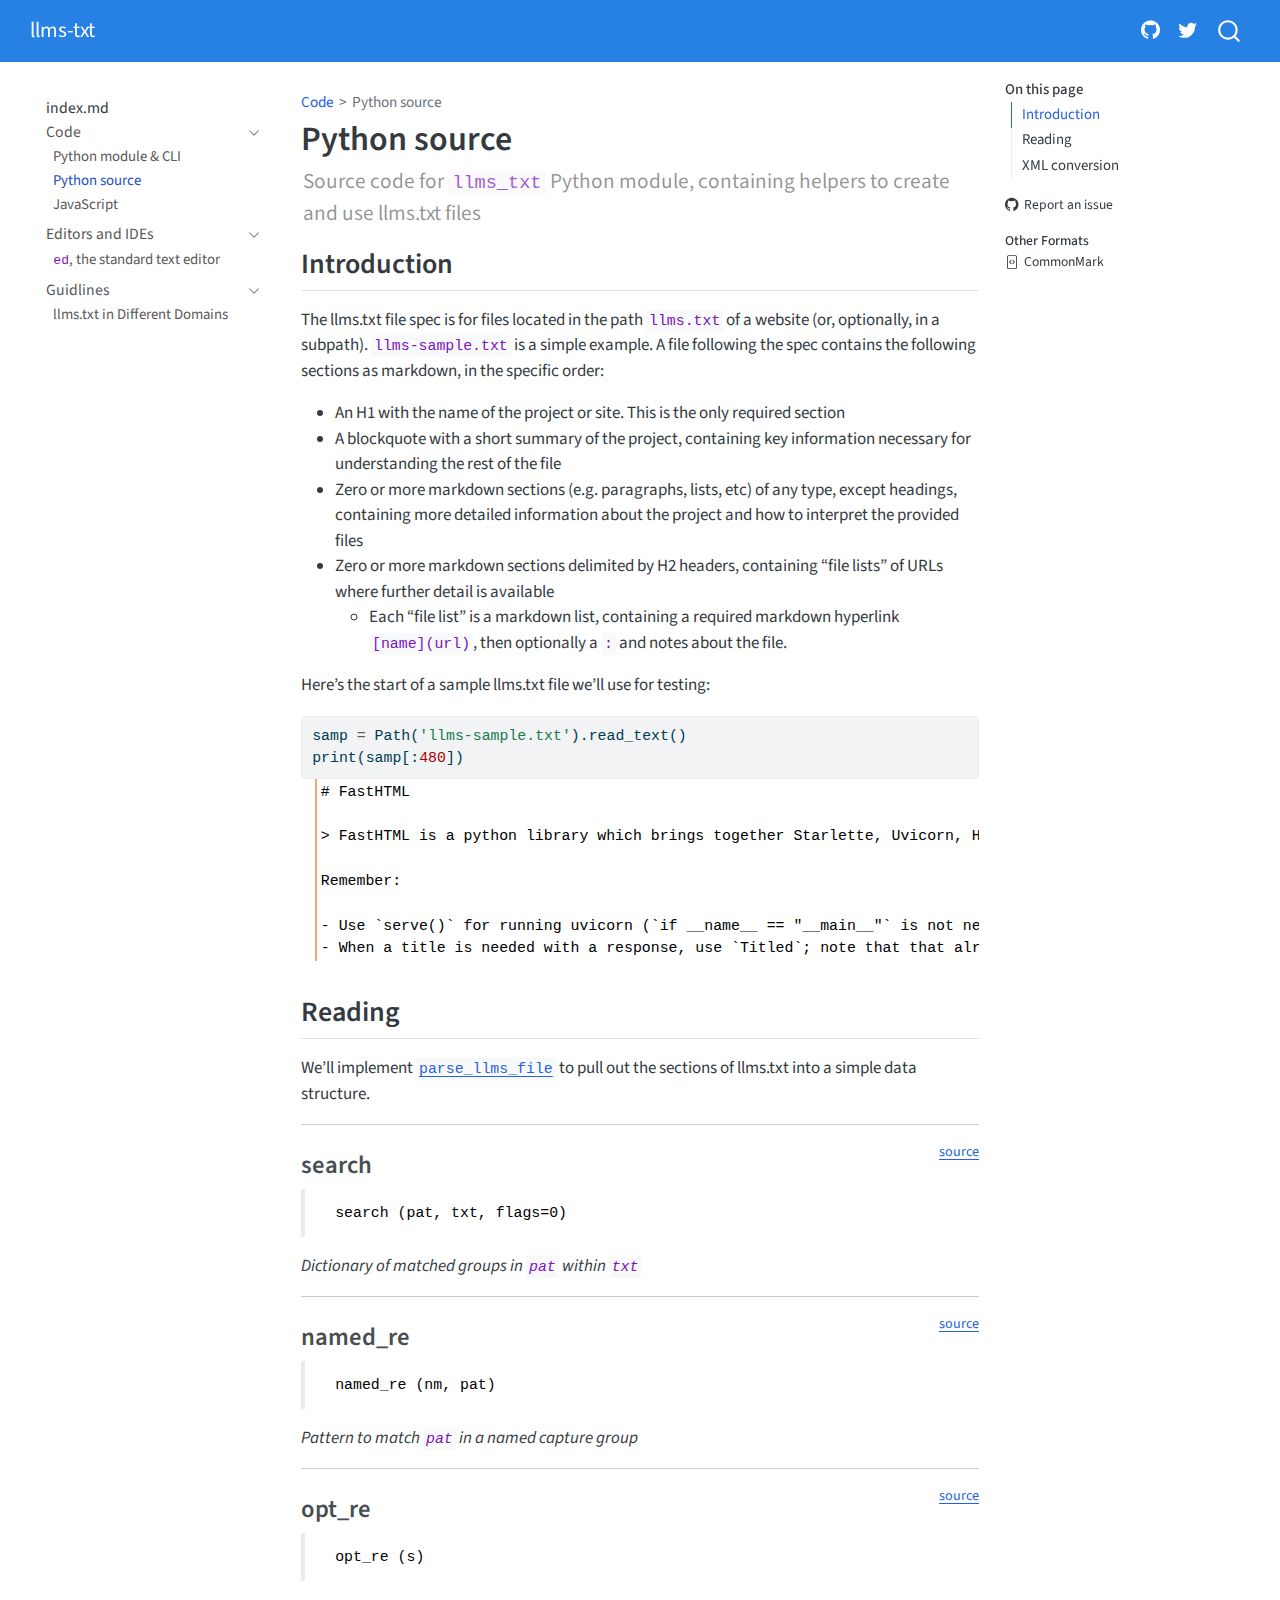
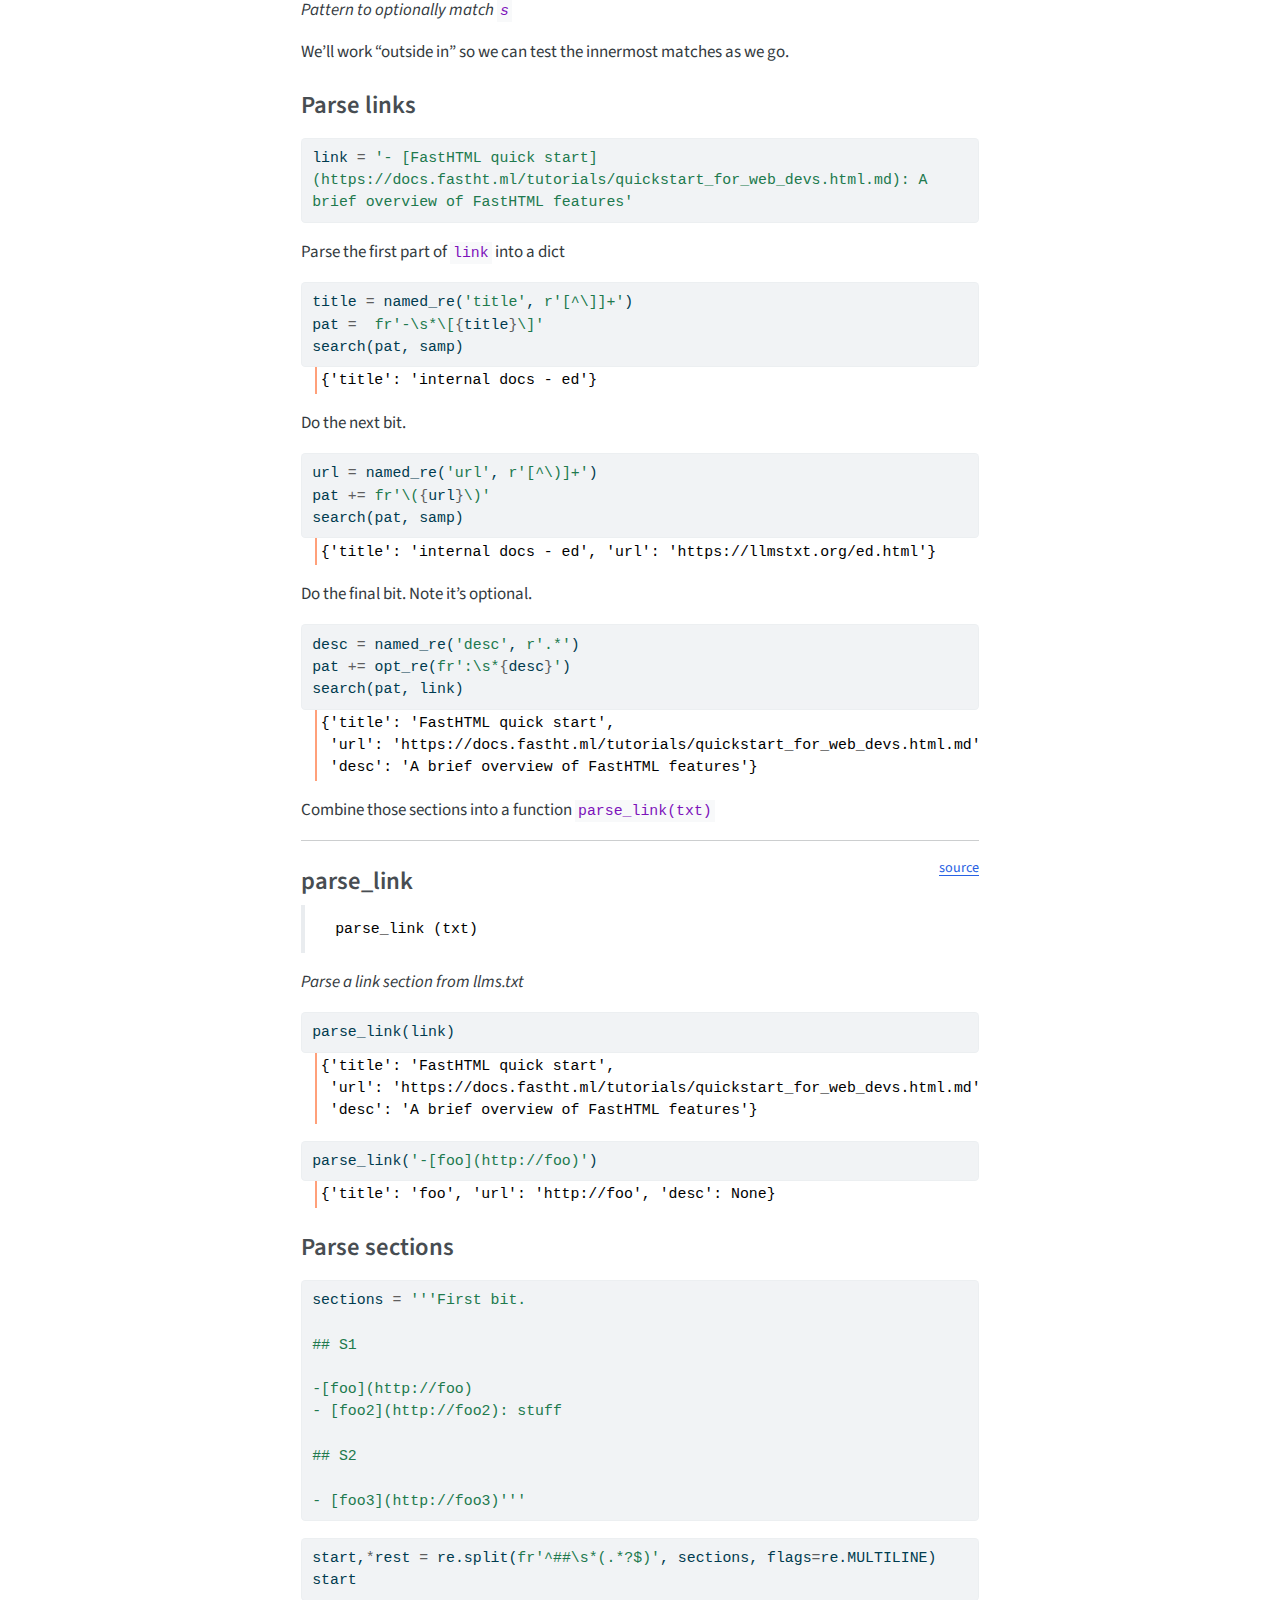
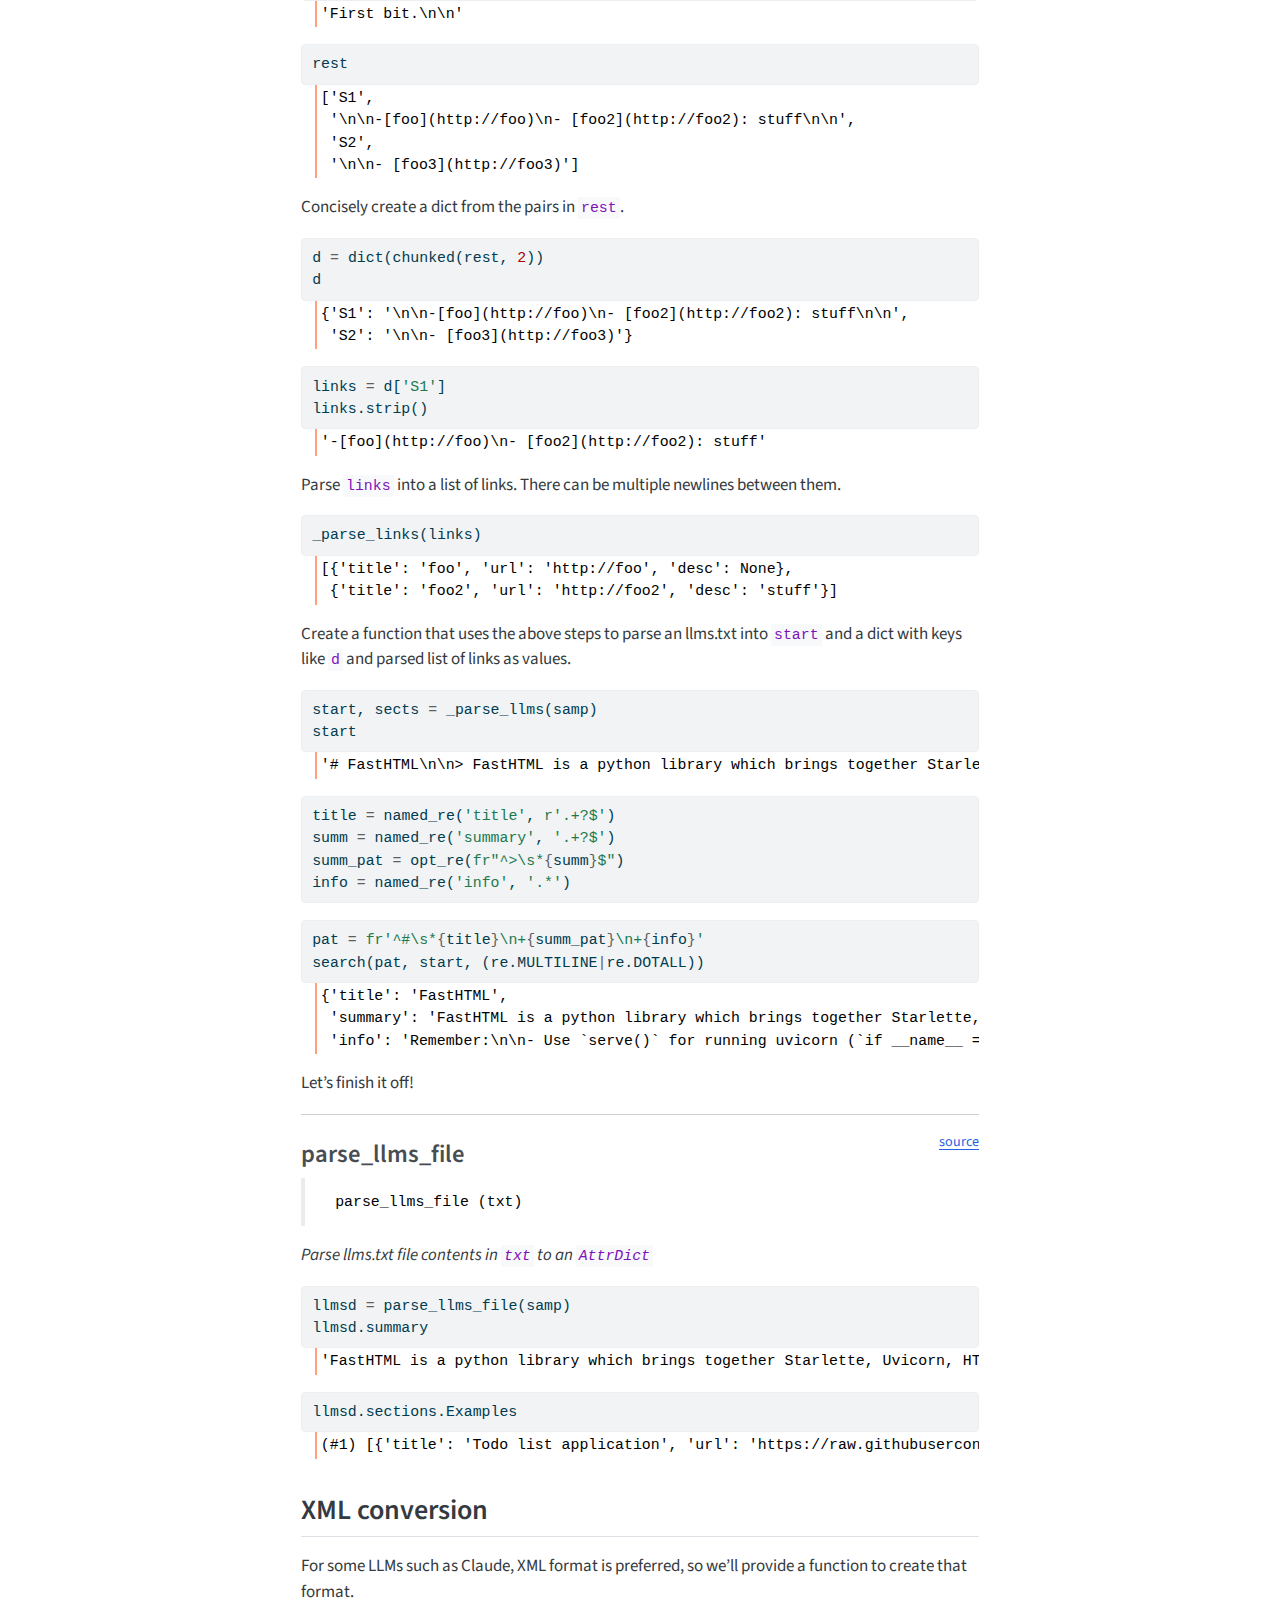
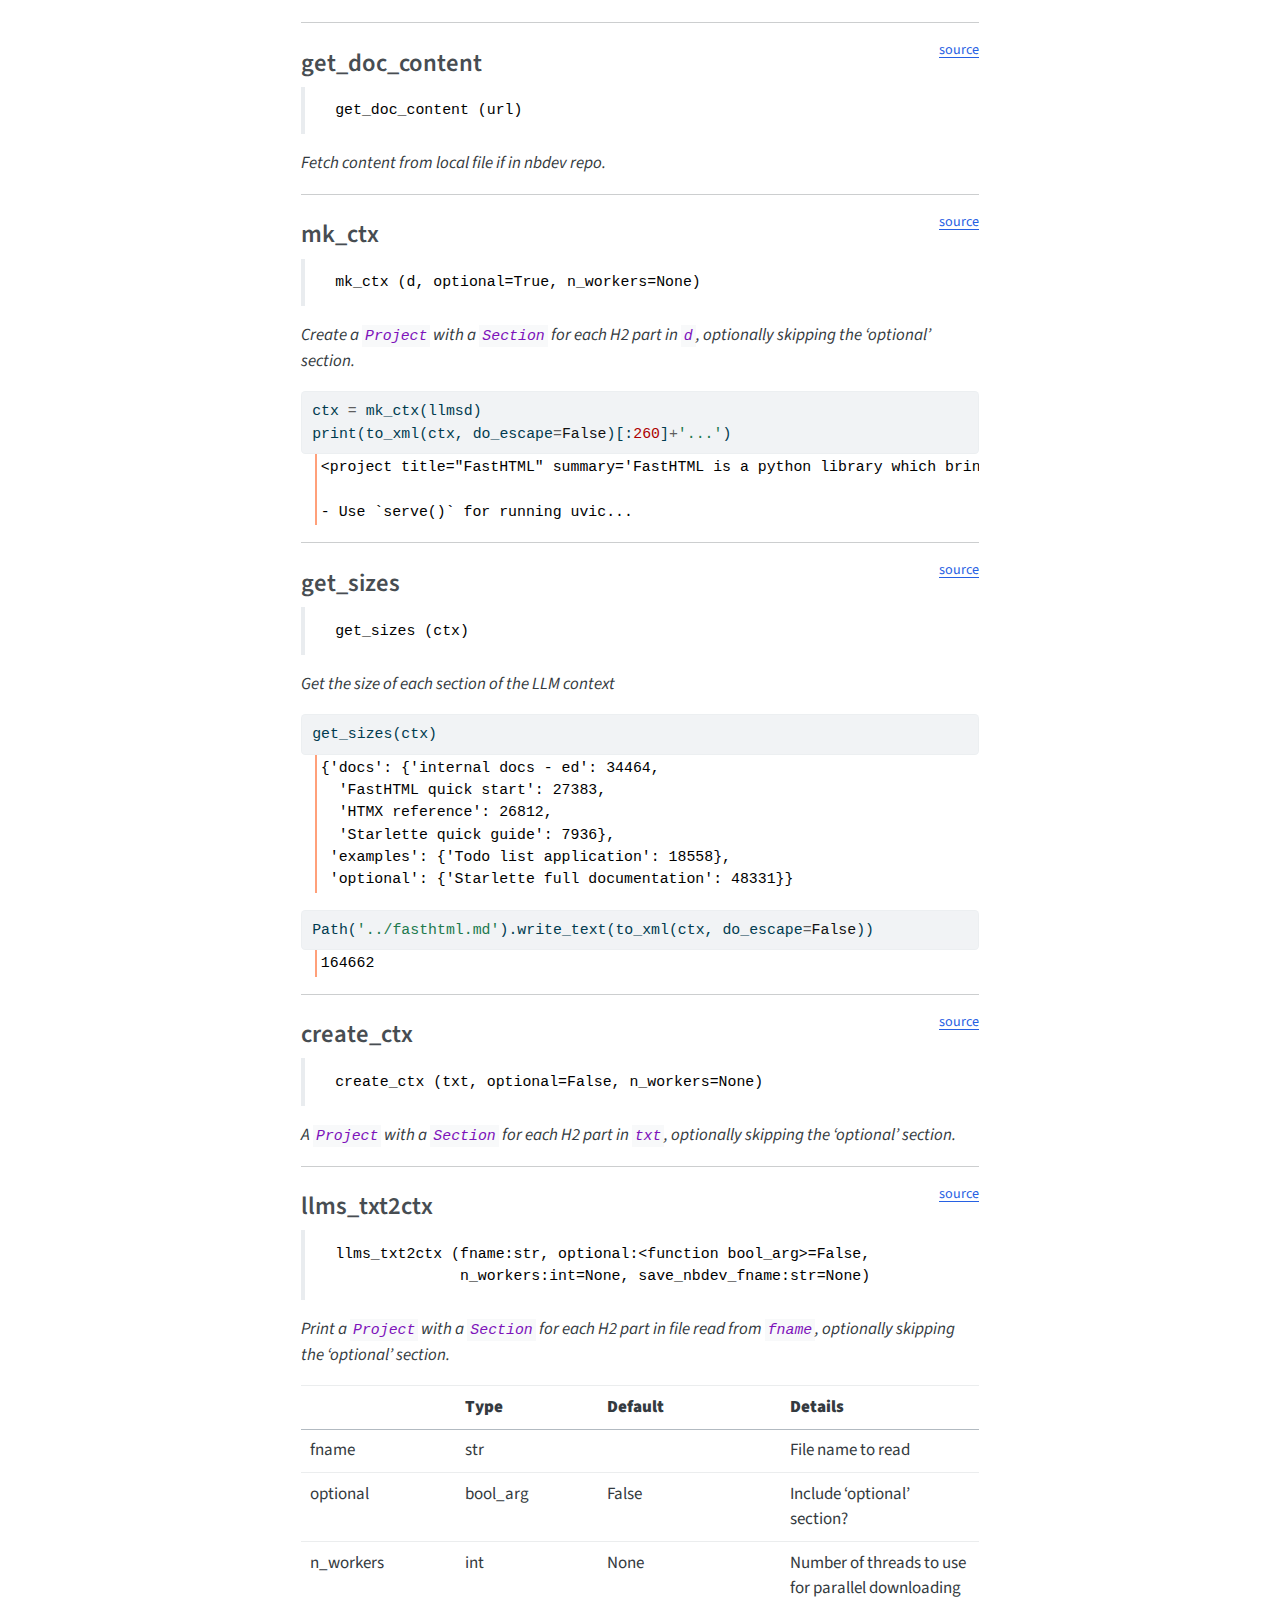
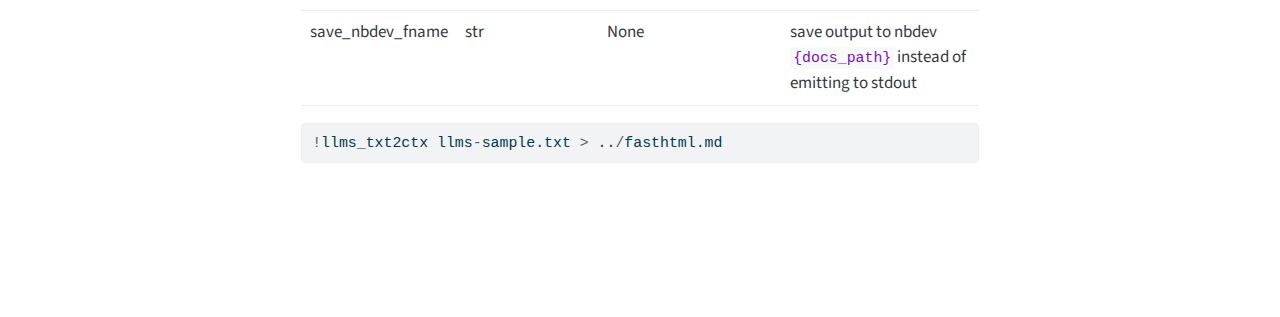
<file: core.html>
<!DOCTYPE html>
<html xmlns="http://www.w3.org/1999/xhtml" lang="en" xml:lang="en"><head>

<meta charset="utf-8">
<meta name="generator" content="quarto-1.5.57">

<meta name="viewport" content="width=device-width, initial-scale=1.0, user-scalable=yes">

<meta name="description" content="Source code for llms_txt Python module, containing helpers to create and use llms.txt files">

<title>Python source – llms-txt</title>
<style>
code{white-space: pre-wrap;}
span.smallcaps{font-variant: small-caps;}
div.columns{display: flex; gap: min(4vw, 1.5em);}
div.column{flex: auto; overflow-x: auto;}
div.hanging-indent{margin-left: 1.5em; text-indent: -1.5em;}
ul.task-list{list-style: none;}
ul.task-list li input[type="checkbox"] {
  width: 0.8em;
  margin: 0 0.8em 0.2em -1em; /* quarto-specific, see https://github.com/quarto-dev/quarto-cli/issues/4556 */ 
  vertical-align: middle;
}
/* CSS for syntax highlighting */
pre > code.sourceCode { white-space: pre; position: relative; }
pre > code.sourceCode > span { line-height: 1.25; }
pre > code.sourceCode > span:empty { height: 1.2em; }
.sourceCode { overflow: visible; }
code.sourceCode > span { color: inherit; text-decoration: inherit; }
div.sourceCode { margin: 1em 0; }
pre.sourceCode { margin: 0; }
@media screen {
div.sourceCode { overflow: auto; }
}
@media print {
pre > code.sourceCode { white-space: pre-wrap; }
pre > code.sourceCode > span { display: inline-block; text-indent: -5em; padding-left: 5em; }
}
pre.numberSource code
  { counter-reset: source-line 0; }
pre.numberSource code > span
  { position: relative; left: -4em; counter-increment: source-line; }
pre.numberSource code > span > a:first-child::before
  { content: counter(source-line);
    position: relative; left: -1em; text-align: right; vertical-align: baseline;
    border: none; display: inline-block;
    -webkit-touch-callout: none; -webkit-user-select: none;
    -khtml-user-select: none; -moz-user-select: none;
    -ms-user-select: none; user-select: none;
    padding: 0 4px; width: 4em;
  }
pre.numberSource { margin-left: 3em;  padding-left: 4px; }
div.sourceCode
  {   }
@media screen {
pre > code.sourceCode > span > a:first-child::before { text-decoration: underline; }
}
</style>


<script src="site_libs/quarto-nav/quarto-nav.js"></script>
<script src="site_libs/quarto-nav/headroom.min.js"></script>
<script src="site_libs/clipboard/clipboard.min.js"></script>
<script src="site_libs/quarto-search/autocomplete.umd.js"></script>
<script src="site_libs/quarto-search/fuse.min.js"></script>
<script src="site_libs/quarto-search/quarto-search.js"></script>
<meta name="quarto:offset" content="./">
<link href="./favicon.ico" rel="icon">
<script src="site_libs/quarto-html/quarto.js"></script>
<script src="site_libs/quarto-html/popper.min.js"></script>
<script src="site_libs/quarto-html/tippy.umd.min.js"></script>
<script src="site_libs/quarto-html/anchor.min.js"></script>
<link href="site_libs/quarto-html/tippy.css" rel="stylesheet">
<link href="site_libs/quarto-html/quarto-syntax-highlighting.css" rel="stylesheet" id="quarto-text-highlighting-styles">
<script src="site_libs/bootstrap/bootstrap.min.js"></script>
<link href="site_libs/bootstrap/bootstrap-icons.css" rel="stylesheet">
<link href="site_libs/bootstrap/bootstrap.min.css" rel="stylesheet" id="quarto-bootstrap" data-mode="light">
<script id="quarto-search-options" type="application/json">{
  "location": "navbar",
  "copy-button": false,
  "collapse-after": 3,
  "panel-placement": "end",
  "type": "overlay",
  "limit": 50,
  "keyboard-shortcut": [
    "f",
    "/",
    "s"
  ],
  "show-item-context": false,
  "language": {
    "search-no-results-text": "No results",
    "search-matching-documents-text": "matching documents",
    "search-copy-link-title": "Copy link to search",
    "search-hide-matches-text": "Hide additional matches",
    "search-more-match-text": "more match in this document",
    "search-more-matches-text": "more matches in this document",
    "search-clear-button-title": "Clear",
    "search-text-placeholder": "",
    "search-detached-cancel-button-title": "Cancel",
    "search-submit-button-title": "Submit",
    "search-label": "Search"
  }
}</script>


<link rel="stylesheet" href="styles.css">
<meta property="og:title" content="Python source – llms-txt">
<meta property="og:description" content="Source code for llms_txt Python module, containing helpers to create and use llms.txt files">
<meta property="og:site_name" content="llms-txt">
<meta name="twitter:title" content="Python source – llms-txt">
<meta name="twitter:description" content="Source code for llms_txt Python module, containing helpers to create and use llms.txt files">
<meta name="twitter:image" content="https://llmstxt.org/sample.png">
<meta name="twitter:creator" content="@jeremyphoward">
<meta name="twitter:site" content="@answerdotai">
<meta name="twitter:card" content="summary_large_image">
</head>

<body class="nav-sidebar floating nav-fixed">

<div id="quarto-search-results"></div>
  <header id="quarto-header" class="headroom fixed-top">
    <nav class="navbar navbar-expand-lg " data-bs-theme="dark">
      <div class="navbar-container container-fluid">
      <div class="navbar-brand-container mx-auto">
    <a class="navbar-brand" href="./index.html">
    <span class="navbar-title">llms-txt</span>
    </a>
  </div>
            <div id="quarto-search" class="" title="Search"></div>
          <button class="navbar-toggler" type="button" data-bs-toggle="collapse" data-bs-target="#navbarCollapse" aria-controls="navbarCollapse" role="menu" aria-expanded="false" aria-label="Toggle navigation" onclick="if (window.quartoToggleHeadroom) { window.quartoToggleHeadroom(); }">
  <span class="navbar-toggler-icon"></span>
</button>
          <div class="collapse navbar-collapse" id="navbarCollapse">
            <ul class="navbar-nav navbar-nav-scroll ms-auto">
  <li class="nav-item compact">
    <a class="nav-link" href="https://github.com/answerdotai/llms-txt"> <i class="bi bi-github" role="img">
</i> 
<span class="menu-text"></span></a>
  </li>  
  <li class="nav-item compact">
    <a class="nav-link" href="https://x.com/answerdotai"> <i class="bi bi-twitter" role="img" aria-label="Fast.ai Twitter">
</i> 
<span class="menu-text"></span></a>
  </li>  
</ul>
          </div> <!-- /navcollapse -->
            <div class="quarto-navbar-tools">
</div>
      </div> <!-- /container-fluid -->
    </nav>
  <nav class="quarto-secondary-nav">
    <div class="container-fluid d-flex">
      <button type="button" class="quarto-btn-toggle btn" data-bs-toggle="collapse" role="button" data-bs-target=".quarto-sidebar-collapse-item" aria-controls="quarto-sidebar" aria-expanded="false" aria-label="Toggle sidebar navigation" onclick="if (window.quartoToggleHeadroom) { window.quartoToggleHeadroom(); }">
        <i class="bi bi-layout-text-sidebar-reverse"></i>
      </button>
        <nav class="quarto-page-breadcrumbs" aria-label="breadcrumb"><ol class="breadcrumb"><li class="breadcrumb-item"><a href="./intro.html">Code</a></li><li class="breadcrumb-item"><a href="./core.html">Python source</a></li></ol></nav>
        <a class="flex-grow-1" role="navigation" data-bs-toggle="collapse" data-bs-target=".quarto-sidebar-collapse-item" aria-controls="quarto-sidebar" aria-expanded="false" aria-label="Toggle sidebar navigation" onclick="if (window.quartoToggleHeadroom) { window.quartoToggleHeadroom(); }">      
        </a>
    </div>
  </nav>
</header>
<!-- content -->
<div id="quarto-content" class="quarto-container page-columns page-rows-contents page-layout-article page-navbar">
<!-- sidebar -->
  <nav id="quarto-sidebar" class="sidebar collapse collapse-horizontal quarto-sidebar-collapse-item sidebar-navigation floating overflow-auto">
    <div class="sidebar-menu-container"> 
    <ul class="list-unstyled mt-1">
        <li class="sidebar-item">
 <span class="menu-text">index.md</span>
  </li>
        <li class="sidebar-item sidebar-item-section">
      <div class="sidebar-item-container"> 
            <a class="sidebar-item-text sidebar-link text-start" data-bs-toggle="collapse" data-bs-target="#quarto-sidebar-section-1" role="navigation" aria-expanded="true">
 <span class="menu-text">Code</span></a>
          <a class="sidebar-item-toggle text-start" data-bs-toggle="collapse" data-bs-target="#quarto-sidebar-section-1" role="navigation" aria-expanded="true" aria-label="Toggle section">
            <i class="bi bi-chevron-right ms-2"></i>
          </a> 
      </div>
      <ul id="quarto-sidebar-section-1" class="collapse list-unstyled sidebar-section depth1 show">  
          <li class="sidebar-item">
  <div class="sidebar-item-container"> 
  <a href="./intro.html" class="sidebar-item-text sidebar-link">
 <span class="menu-text">Python module &amp; CLI</span></a>
  </div>
</li>
          <li class="sidebar-item">
  <div class="sidebar-item-container"> 
  <a href="./core.html" class="sidebar-item-text sidebar-link active">
 <span class="menu-text">Python source</span></a>
  </div>
</li>
          <li class="sidebar-item">
  <div class="sidebar-item-container"> 
  <a href="./llmstxt-js.html" class="sidebar-item-text sidebar-link">
 <span class="menu-text">JavaScript</span></a>
  </div>
</li>
      </ul>
  </li>
        <li class="sidebar-item sidebar-item-section">
      <div class="sidebar-item-container"> 
            <a class="sidebar-item-text sidebar-link text-start" data-bs-toggle="collapse" data-bs-target="#quarto-sidebar-section-2" role="navigation" aria-expanded="true">
 <span class="menu-text">Editors and IDEs</span></a>
          <a class="sidebar-item-toggle text-start" data-bs-toggle="collapse" data-bs-target="#quarto-sidebar-section-2" role="navigation" aria-expanded="true" aria-label="Toggle section">
            <i class="bi bi-chevron-right ms-2"></i>
          </a> 
      </div>
      <ul id="quarto-sidebar-section-2" class="collapse list-unstyled sidebar-section depth1 show">  
          <li class="sidebar-item">
  <div class="sidebar-item-container"> 
  <a href="./ed.html" class="sidebar-item-text sidebar-link">
 <span class="menu-text"><code>ed</code>, the standard text editor</span></a>
  </div>
</li>
      </ul>
  </li>
        <li class="sidebar-item sidebar-item-section">
      <div class="sidebar-item-container"> 
            <a class="sidebar-item-text sidebar-link text-start" data-bs-toggle="collapse" data-bs-target="#quarto-sidebar-section-3" role="navigation" aria-expanded="true">
 <span class="menu-text">Guidlines</span></a>
          <a class="sidebar-item-toggle text-start" data-bs-toggle="collapse" data-bs-target="#quarto-sidebar-section-3" role="navigation" aria-expanded="true" aria-label="Toggle section">
            <i class="bi bi-chevron-right ms-2"></i>
          </a> 
      </div>
      <ul id="quarto-sidebar-section-3" class="collapse list-unstyled sidebar-section depth1 show">  
          <li class="sidebar-item">
  <div class="sidebar-item-container"> 
  <a href="./domains.html" class="sidebar-item-text sidebar-link">
 <span class="menu-text">llms.txt in Different Domains</span></a>
  </div>
</li>
      </ul>
  </li>
    </ul>
    </div>
</nav>
<div id="quarto-sidebar-glass" class="quarto-sidebar-collapse-item" data-bs-toggle="collapse" data-bs-target=".quarto-sidebar-collapse-item"></div>
<!-- margin-sidebar -->
    <div id="quarto-margin-sidebar" class="sidebar margin-sidebar">
        <nav id="TOC" role="doc-toc" class="toc-active">
    <h2 id="toc-title">On this page</h2>
   
  <ul>
  <li><a href="#introduction" id="toc-introduction" class="nav-link active" data-scroll-target="#introduction">Introduction</a></li>
  <li><a href="#reading" id="toc-reading" class="nav-link" data-scroll-target="#reading">Reading</a>
  <ul class="collapse">
  <li><a href="#search" id="toc-search" class="nav-link" data-scroll-target="#search">search</a></li>
  <li><a href="#named_re" id="toc-named_re" class="nav-link" data-scroll-target="#named_re">named_re</a></li>
  <li><a href="#opt_re" id="toc-opt_re" class="nav-link" data-scroll-target="#opt_re">opt_re</a></li>
  <li><a href="#parse-links" id="toc-parse-links" class="nav-link" data-scroll-target="#parse-links">Parse links</a></li>
  <li><a href="#parse_link" id="toc-parse_link" class="nav-link" data-scroll-target="#parse_link">parse_link</a></li>
  <li><a href="#parse-sections" id="toc-parse-sections" class="nav-link" data-scroll-target="#parse-sections">Parse sections</a></li>
  <li><a href="#parse_llms_file" id="toc-parse_llms_file" class="nav-link" data-scroll-target="#parse_llms_file">parse_llms_file</a></li>
  </ul></li>
  <li><a href="#xml-conversion" id="toc-xml-conversion" class="nav-link" data-scroll-target="#xml-conversion">XML conversion</a>
  <ul class="collapse">
  <li><a href="#get_doc_content" id="toc-get_doc_content" class="nav-link" data-scroll-target="#get_doc_content">get_doc_content</a></li>
  <li><a href="#mk_ctx" id="toc-mk_ctx" class="nav-link" data-scroll-target="#mk_ctx">mk_ctx</a></li>
  <li><a href="#get_sizes" id="toc-get_sizes" class="nav-link" data-scroll-target="#get_sizes">get_sizes</a></li>
  <li><a href="#create_ctx" id="toc-create_ctx" class="nav-link" data-scroll-target="#create_ctx">create_ctx</a></li>
  <li><a href="#llms_txt2ctx" id="toc-llms_txt2ctx" class="nav-link" data-scroll-target="#llms_txt2ctx">llms_txt2ctx</a></li>
  </ul></li>
  </ul>
<div class="toc-actions"><ul><li><a href="https://github.com/AnswerDotAI/llms-txt/issues/new" class="toc-action"><i class="bi bi-github"></i>Report an issue</a></li></ul></div><div class="quarto-alternate-formats"><h2>Other Formats</h2><ul><li><a href="core.html.md"><i class="bi bi-file-code"></i>CommonMark</a></li></ul></div></nav>
    </div>
<!-- main -->
<main class="content" id="quarto-document-content">

<header id="title-block-header" class="quarto-title-block default"><nav class="quarto-page-breadcrumbs quarto-title-breadcrumbs d-none d-lg-block" aria-label="breadcrumb"><ol class="breadcrumb"><li class="breadcrumb-item"><a href="./intro.html">Code</a></li><li class="breadcrumb-item"><a href="./core.html">Python source</a></li></ol></nav>
<div class="quarto-title">
<h1 class="title">Python source</h1>
</div>

<div>
  <div class="description">
    Source code for <code>llms_txt</code> Python module, containing helpers to create and use llms.txt files
  </div>
</div>


<div class="quarto-title-meta">

    
  
    
  </div>
  


</header>


<!-- WARNING: THIS FILE WAS AUTOGENERATED! DO NOT EDIT! -->
<section id="introduction" class="level2">
<h2 class="anchored" data-anchor-id="introduction">Introduction</h2>
<p>The llms.txt file spec is for files located in the path <code>llms.txt</code> of a website (or, optionally, in a subpath). <code>llms-sample.txt</code> is a simple example. A file following the spec contains the following sections as markdown, in the specific order:</p>
<ul>
<li>An H1 with the name of the project or site. This is the only required section</li>
<li>A blockquote with a short summary of the project, containing key information necessary for understanding the rest of the file</li>
<li>Zero or more markdown sections (e.g.&nbsp;paragraphs, lists, etc) of any type, except headings, containing more detailed information about the project and how to interpret the provided files</li>
<li>Zero or more markdown sections delimited by H2 headers, containing “file lists” of URLs where further detail is available
<ul>
<li>Each “file list” is a markdown list, containing a required markdown hyperlink <code>[name](url)</code>, then optionally a <code>:</code> and notes about the file.</li>
</ul></li>
</ul>
<p>Here’s the start of a sample llms.txt file we’ll use for testing:</p>
<div id="cell-5" class="cell">
<div class="sourceCode cell-code" id="cb1"><pre class="sourceCode python code-with-copy"><code class="sourceCode python"><span id="cb1-1"><a href="#cb1-1" aria-hidden="true" tabindex="-1"></a>samp <span class="op">=</span> Path(<span class="st">'llms-sample.txt'</span>).read_text()</span>
<span id="cb1-2"><a href="#cb1-2" aria-hidden="true" tabindex="-1"></a><span class="bu">print</span>(samp[:<span class="dv">480</span>])</span></code><button title="Copy to Clipboard" class="code-copy-button"><i class="bi"></i></button></pre></div>
<div class="cell-output cell-output-stdout">
<pre><code># FastHTML

&gt; FastHTML is a python library which brings together Starlette, Uvicorn, HTMX, and fastcore's `FT` "FastTags" into a library for creating server-rendered hypermedia applications.

Remember:

- Use `serve()` for running uvicorn (`if __name__ == "__main__"` is not needed since it's automatic)
- When a title is needed with a response, use `Titled`; note that that already wraps children in `Container`, and already includes both the meta title as well as the H1 element</code></pre>
</div>
</div>
</section>
<section id="reading" class="level2">
<h2 class="anchored" data-anchor-id="reading">Reading</h2>
<p>We’ll implement <a href="https://llmstxt.org/core.html#parse_llms_file"><code>parse_llms_file</code></a> to pull out the sections of llms.txt into a simple data structure.</p>
<hr>
<p><a href="https://github.com/AnswerDotAI/llms-txt/blob/main/llms_txt/core.py#L28" target="_blank" style="float:right; font-size:smaller">source</a></p>
<section id="search" class="level3">
<h3 class="anchored" data-anchor-id="search">search</h3>
<blockquote class="blockquote">
<pre><code> search (pat, txt, flags=0)</code></pre>
</blockquote>
<p><em>Dictionary of matched groups in <code>pat</code> within <code>txt</code></em></p>
<hr>
<p><a href="https://github.com/AnswerDotAI/llms-txt/blob/main/llms_txt/core.py#L24" target="_blank" style="float:right; font-size:smaller">source</a></p>
</section>
<section id="named_re" class="level3">
<h3 class="anchored" data-anchor-id="named_re">named_re</h3>
<blockquote class="blockquote">
<pre><code> named_re (nm, pat)</code></pre>
</blockquote>
<p><em>Pattern to match <code>pat</code> in a named capture group</em></p>
<hr>
<p><a href="https://github.com/AnswerDotAI/llms-txt/blob/main/llms_txt/core.py#L20" target="_blank" style="float:right; font-size:smaller">source</a></p>
</section>
<section id="opt_re" class="level3">
<h3 class="anchored" data-anchor-id="opt_re">opt_re</h3>
<blockquote class="blockquote">
<pre><code> opt_re (s)</code></pre>
</blockquote>
<p><em>Pattern to optionally match <code>s</code></em></p>
<p>We’ll work “outside in” so we can test the innermost matches as we go.</p>
</section>
<section id="parse-links" class="level3">
<h3 class="anchored" data-anchor-id="parse-links">Parse links</h3>
<div id="cell-13" class="cell">
<div class="sourceCode cell-code" id="cb6"><pre class="sourceCode python code-with-copy"><code class="sourceCode python"><span id="cb6-1"><a href="#cb6-1" aria-hidden="true" tabindex="-1"></a>link <span class="op">=</span> <span class="st">'- [FastHTML quick start](https://docs.fastht.ml/tutorials/quickstart_for_web_devs.html.md): A brief overview of FastHTML features'</span></span></code><button title="Copy to Clipboard" class="code-copy-button"><i class="bi"></i></button></pre></div>
</div>
<p>Parse the first part of <code>link</code> into a dict</p>
<div id="cell-15" class="cell">
<div class="sourceCode cell-code" id="cb7"><pre class="sourceCode python code-with-copy"><code class="sourceCode python"><span id="cb7-1"><a href="#cb7-1" aria-hidden="true" tabindex="-1"></a>title <span class="op">=</span> named_re(<span class="st">'title'</span>, <span class="vs">r'[^\]]+'</span>)</span>
<span id="cb7-2"><a href="#cb7-2" aria-hidden="true" tabindex="-1"></a>pat <span class="op">=</span>  <span class="vs">fr'-\s*\[</span><span class="sc">{</span>title<span class="sc">}</span><span class="vs">\]'</span></span>
<span id="cb7-3"><a href="#cb7-3" aria-hidden="true" tabindex="-1"></a>search(pat, samp)</span></code><button title="Copy to Clipboard" class="code-copy-button"><i class="bi"></i></button></pre></div>
<div class="cell-output cell-output-display">
<pre><code>{'title': 'internal docs - ed'}</code></pre>
</div>
</div>
<p>Do the next bit.</p>
<div id="cell-17" class="cell">
<div class="sourceCode cell-code" id="cb9"><pre class="sourceCode python code-with-copy"><code class="sourceCode python"><span id="cb9-1"><a href="#cb9-1" aria-hidden="true" tabindex="-1"></a>url <span class="op">=</span> named_re(<span class="st">'url'</span>, <span class="vs">r'[^\)]+'</span>)</span>
<span id="cb9-2"><a href="#cb9-2" aria-hidden="true" tabindex="-1"></a>pat <span class="op">+=</span> <span class="vs">fr'\(</span><span class="sc">{</span>url<span class="sc">}</span><span class="vs">\)'</span></span>
<span id="cb9-3"><a href="#cb9-3" aria-hidden="true" tabindex="-1"></a>search(pat, samp)</span></code><button title="Copy to Clipboard" class="code-copy-button"><i class="bi"></i></button></pre></div>
<div class="cell-output cell-output-display">
<pre><code>{'title': 'internal docs - ed', 'url': 'https://llmstxt.org/ed.html'}</code></pre>
</div>
</div>
<p>Do the final bit. Note it’s optional.</p>
<div id="cell-19" class="cell">
<div class="sourceCode cell-code" id="cb11"><pre class="sourceCode python code-with-copy"><code class="sourceCode python"><span id="cb11-1"><a href="#cb11-1" aria-hidden="true" tabindex="-1"></a>desc <span class="op">=</span> named_re(<span class="st">'desc'</span>, <span class="vs">r'.*'</span>)</span>
<span id="cb11-2"><a href="#cb11-2" aria-hidden="true" tabindex="-1"></a>pat <span class="op">+=</span> opt_re(<span class="vs">fr':\s*</span><span class="sc">{</span>desc<span class="sc">}</span><span class="vs">'</span>)</span>
<span id="cb11-3"><a href="#cb11-3" aria-hidden="true" tabindex="-1"></a>search(pat, link)</span></code><button title="Copy to Clipboard" class="code-copy-button"><i class="bi"></i></button></pre></div>
<div class="cell-output cell-output-display">
<pre><code>{'title': 'FastHTML quick start',
 'url': 'https://docs.fastht.ml/tutorials/quickstart_for_web_devs.html.md',
 'desc': 'A brief overview of FastHTML features'}</code></pre>
</div>
</div>
<p>Combine those sections into a function <code>parse_link(txt)</code></p>
<hr>
<p><a href="https://github.com/AnswerDotAI/llms-txt/blob/main/llms_txt/core.py#L34" target="_blank" style="float:right; font-size:smaller">source</a></p>
</section>
<section id="parse_link" class="level3">
<h3 class="anchored" data-anchor-id="parse_link">parse_link</h3>
<blockquote class="blockquote">
<pre><code> parse_link (txt)</code></pre>
</blockquote>
<p><em>Parse a link section from llms.txt</em></p>
<div id="cell-22" class="cell">
<div class="sourceCode cell-code" id="cb14"><pre class="sourceCode python code-with-copy"><code class="sourceCode python"><span id="cb14-1"><a href="#cb14-1" aria-hidden="true" tabindex="-1"></a>parse_link(link)</span></code><button title="Copy to Clipboard" class="code-copy-button"><i class="bi"></i></button></pre></div>
<div class="cell-output cell-output-display">
<pre><code>{'title': 'FastHTML quick start',
 'url': 'https://docs.fastht.ml/tutorials/quickstart_for_web_devs.html.md',
 'desc': 'A brief overview of FastHTML features'}</code></pre>
</div>
</div>
<div id="cell-23" class="cell">
<div class="sourceCode cell-code" id="cb16"><pre class="sourceCode python code-with-copy"><code class="sourceCode python"><span id="cb16-1"><a href="#cb16-1" aria-hidden="true" tabindex="-1"></a>parse_link(<span class="st">'-[foo](http://foo)'</span>)</span></code><button title="Copy to Clipboard" class="code-copy-button"><i class="bi"></i></button></pre></div>
<div class="cell-output cell-output-display">
<pre><code>{'title': 'foo', 'url': 'http://foo', 'desc': None}</code></pre>
</div>
</div>
</section>
<section id="parse-sections" class="level3">
<h3 class="anchored" data-anchor-id="parse-sections">Parse sections</h3>
<div id="cell-25" class="cell">
<div class="sourceCode cell-code" id="cb18"><pre class="sourceCode python code-with-copy"><code class="sourceCode python"><span id="cb18-1"><a href="#cb18-1" aria-hidden="true" tabindex="-1"></a>sections <span class="op">=</span> <span class="st">'''First bit.</span></span>
<span id="cb18-2"><a href="#cb18-2" aria-hidden="true" tabindex="-1"></a></span>
<span id="cb18-3"><a href="#cb18-3" aria-hidden="true" tabindex="-1"></a><span class="st">## S1</span></span>
<span id="cb18-4"><a href="#cb18-4" aria-hidden="true" tabindex="-1"></a></span>
<span id="cb18-5"><a href="#cb18-5" aria-hidden="true" tabindex="-1"></a><span class="st">-[foo](http://foo)</span></span>
<span id="cb18-6"><a href="#cb18-6" aria-hidden="true" tabindex="-1"></a><span class="st">- [foo2](http://foo2): stuff</span></span>
<span id="cb18-7"><a href="#cb18-7" aria-hidden="true" tabindex="-1"></a></span>
<span id="cb18-8"><a href="#cb18-8" aria-hidden="true" tabindex="-1"></a><span class="st">## S2</span></span>
<span id="cb18-9"><a href="#cb18-9" aria-hidden="true" tabindex="-1"></a></span>
<span id="cb18-10"><a href="#cb18-10" aria-hidden="true" tabindex="-1"></a><span class="st">- [foo3](http://foo3)'''</span></span></code><button title="Copy to Clipboard" class="code-copy-button"><i class="bi"></i></button></pre></div>
</div>
<div id="cell-26" class="cell">
<div class="sourceCode cell-code" id="cb19"><pre class="sourceCode python code-with-copy"><code class="sourceCode python"><span id="cb19-1"><a href="#cb19-1" aria-hidden="true" tabindex="-1"></a>start,<span class="op">*</span>rest <span class="op">=</span> re.split(<span class="vs">fr'^##\s*(.*?$)'</span>, sections, flags<span class="op">=</span>re.MULTILINE)</span>
<span id="cb19-2"><a href="#cb19-2" aria-hidden="true" tabindex="-1"></a>start</span></code><button title="Copy to Clipboard" class="code-copy-button"><i class="bi"></i></button></pre></div>
<div class="cell-output cell-output-display">
<pre><code>'First bit.\n\n'</code></pre>
</div>
</div>
<div id="cell-27" class="cell">
<div class="sourceCode cell-code" id="cb21"><pre class="sourceCode python code-with-copy"><code class="sourceCode python"><span id="cb21-1"><a href="#cb21-1" aria-hidden="true" tabindex="-1"></a>rest</span></code><button title="Copy to Clipboard" class="code-copy-button"><i class="bi"></i></button></pre></div>
<div class="cell-output cell-output-display">
<pre><code>['S1',
 '\n\n-[foo](http://foo)\n- [foo2](http://foo2): stuff\n\n',
 'S2',
 '\n\n- [foo3](http://foo3)']</code></pre>
</div>
</div>
<p>Concisely create a dict from the pairs in <code>rest</code>.</p>
<div id="cell-29" class="cell">
<div class="sourceCode cell-code" id="cb23"><pre class="sourceCode python code-with-copy"><code class="sourceCode python"><span id="cb23-1"><a href="#cb23-1" aria-hidden="true" tabindex="-1"></a>d <span class="op">=</span> <span class="bu">dict</span>(chunked(rest, <span class="dv">2</span>))</span>
<span id="cb23-2"><a href="#cb23-2" aria-hidden="true" tabindex="-1"></a>d</span></code><button title="Copy to Clipboard" class="code-copy-button"><i class="bi"></i></button></pre></div>
<div class="cell-output cell-output-display">
<pre><code>{'S1': '\n\n-[foo](http://foo)\n- [foo2](http://foo2): stuff\n\n',
 'S2': '\n\n- [foo3](http://foo3)'}</code></pre>
</div>
</div>
<div id="cell-30" class="cell">
<div class="sourceCode cell-code" id="cb25"><pre class="sourceCode python code-with-copy"><code class="sourceCode python"><span id="cb25-1"><a href="#cb25-1" aria-hidden="true" tabindex="-1"></a>links <span class="op">=</span> d[<span class="st">'S1'</span>]</span>
<span id="cb25-2"><a href="#cb25-2" aria-hidden="true" tabindex="-1"></a>links.strip()</span></code><button title="Copy to Clipboard" class="code-copy-button"><i class="bi"></i></button></pre></div>
<div class="cell-output cell-output-display">
<pre><code>'-[foo](http://foo)\n- [foo2](http://foo2): stuff'</code></pre>
</div>
</div>
<p>Parse <code>links</code> into a list of links. There can be multiple newlines between them.</p>
<div id="cell-32" class="cell">
<div class="sourceCode cell-code" id="cb27"><pre class="sourceCode python code-with-copy"><code class="sourceCode python"><span id="cb27-1"><a href="#cb27-1" aria-hidden="true" tabindex="-1"></a>_parse_links(links)</span></code><button title="Copy to Clipboard" class="code-copy-button"><i class="bi"></i></button></pre></div>
<div class="cell-output cell-output-display">
<pre><code>[{'title': 'foo', 'url': 'http://foo', 'desc': None},
 {'title': 'foo2', 'url': 'http://foo2', 'desc': 'stuff'}]</code></pre>
</div>
</div>
<p>Create a function that uses the above steps to parse an llms.txt into <code>start</code> and a dict with keys like <code>d</code> and parsed list of links as values.</p>
<div id="cell-34" class="cell">
<div class="sourceCode cell-code" id="cb29"><pre class="sourceCode python code-with-copy"><code class="sourceCode python"><span id="cb29-1"><a href="#cb29-1" aria-hidden="true" tabindex="-1"></a>start, sects <span class="op">=</span> _parse_llms(samp)</span>
<span id="cb29-2"><a href="#cb29-2" aria-hidden="true" tabindex="-1"></a>start</span></code><button title="Copy to Clipboard" class="code-copy-button"><i class="bi"></i></button></pre></div>
<div class="cell-output cell-output-display">
<pre><code>'# FastHTML\n\n&gt; FastHTML is a python library which brings together Starlette, Uvicorn, HTMX, and fastcore\'s `FT` "FastTags" into a library for creating server-rendered hypermedia applications.\n\nRemember:\n\n- Use `serve()` for running uvicorn (`if __name__ == "__main__"` is not needed since it\'s automatic)\n- When a title is needed with a response, use `Titled`; note that that already wraps children in `Container`, and already includes both the meta title as well as the H1 element.'</code></pre>
</div>
</div>
<div id="cell-35" class="cell">
<div class="sourceCode cell-code" id="cb31"><pre class="sourceCode python code-with-copy"><code class="sourceCode python"><span id="cb31-1"><a href="#cb31-1" aria-hidden="true" tabindex="-1"></a>title <span class="op">=</span> named_re(<span class="st">'title'</span>, <span class="vs">r'.+?$'</span>)</span>
<span id="cb31-2"><a href="#cb31-2" aria-hidden="true" tabindex="-1"></a>summ <span class="op">=</span> named_re(<span class="st">'summary'</span>, <span class="st">'.+?$'</span>)</span>
<span id="cb31-3"><a href="#cb31-3" aria-hidden="true" tabindex="-1"></a>summ_pat <span class="op">=</span> opt_re(<span class="vs">fr"^&gt;\s*</span><span class="sc">{</span>summ<span class="sc">}</span><span class="vs">$"</span>)</span>
<span id="cb31-4"><a href="#cb31-4" aria-hidden="true" tabindex="-1"></a>info <span class="op">=</span> named_re(<span class="st">'info'</span>, <span class="st">'.*'</span>)</span></code><button title="Copy to Clipboard" class="code-copy-button"><i class="bi"></i></button></pre></div>
</div>
<div id="cell-36" class="cell">
<div class="sourceCode cell-code" id="cb32"><pre class="sourceCode python code-with-copy"><code class="sourceCode python"><span id="cb32-1"><a href="#cb32-1" aria-hidden="true" tabindex="-1"></a>pat <span class="op">=</span> <span class="vs">fr'^#\s*</span><span class="sc">{</span>title<span class="sc">}</span><span class="vs">\n+</span><span class="sc">{</span>summ_pat<span class="sc">}</span><span class="vs">\n+</span><span class="sc">{</span>info<span class="sc">}</span><span class="vs">'</span></span>
<span id="cb32-2"><a href="#cb32-2" aria-hidden="true" tabindex="-1"></a>search(pat, start, (re.MULTILINE<span class="op">|</span>re.DOTALL))</span></code><button title="Copy to Clipboard" class="code-copy-button"><i class="bi"></i></button></pre></div>
<div class="cell-output cell-output-display">
<pre><code>{'title': 'FastHTML',
 'summary': 'FastHTML is a python library which brings together Starlette, Uvicorn, HTMX, and fastcore\'s `FT` "FastTags" into a library for creating server-rendered hypermedia applications.',
 'info': 'Remember:\n\n- Use `serve()` for running uvicorn (`if __name__ == "__main__"` is not needed since it\'s automatic)\n- When a title is needed with a response, use `Titled`; note that that already wraps children in `Container`, and already includes both the meta title as well as the H1 element.'}</code></pre>
</div>
</div>
<p>Let’s finish it off!</p>
<hr>
<p><a href="https://github.com/AnswerDotAI/llms-txt/blob/main/llms_txt/core.py#L55" target="_blank" style="float:right; font-size:smaller">source</a></p>
</section>
<section id="parse_llms_file" class="level3">
<h3 class="anchored" data-anchor-id="parse_llms_file">parse_llms_file</h3>
<blockquote class="blockquote">
<pre><code> parse_llms_file (txt)</code></pre>
</blockquote>
<p><em>Parse llms.txt file contents in <code>txt</code> to an <code>AttrDict</code></em></p>
<div id="cell-39" class="cell">
<div class="sourceCode cell-code" id="cb35"><pre class="sourceCode python code-with-copy"><code class="sourceCode python"><span id="cb35-1"><a href="#cb35-1" aria-hidden="true" tabindex="-1"></a>llmsd <span class="op">=</span> parse_llms_file(samp)</span>
<span id="cb35-2"><a href="#cb35-2" aria-hidden="true" tabindex="-1"></a>llmsd.summary</span></code><button title="Copy to Clipboard" class="code-copy-button"><i class="bi"></i></button></pre></div>
<div class="cell-output cell-output-display">
<pre><code>'FastHTML is a python library which brings together Starlette, Uvicorn, HTMX, and fastcore\'s `FT` "FastTags" into a library for creating server-rendered hypermedia applications.'</code></pre>
</div>
</div>
<div id="cell-40" class="cell">
<div class="sourceCode cell-code" id="cb37"><pre class="sourceCode python code-with-copy"><code class="sourceCode python"><span id="cb37-1"><a href="#cb37-1" aria-hidden="true" tabindex="-1"></a>llmsd.sections.Examples</span></code><button title="Copy to Clipboard" class="code-copy-button"><i class="bi"></i></button></pre></div>
<div class="cell-output cell-output-display">
<pre><code>(#1) [{'title': 'Todo list application', 'url': 'https://raw.githubusercontent.com/AnswerDotAI/fasthtml/main/examples/adv_app.py', 'desc': 'Detailed walk-thru of a complete CRUD app in FastHTML showing idiomatic use of FastHTML and HTMX patterns.'}]</code></pre>
</div>
</div>
</section>
</section>
<section id="xml-conversion" class="level2">
<h2 class="anchored" data-anchor-id="xml-conversion">XML conversion</h2>
<p>For some LLMs such as Claude, XML format is preferred, so we’ll provide a function to create that format.</p>
<hr>
<p><a href="https://github.com/AnswerDotAI/llms-txt/blob/main/llms_txt/core.py#L74" target="_blank" style="float:right; font-size:smaller">source</a></p>
<section id="get_doc_content" class="level3">
<h3 class="anchored" data-anchor-id="get_doc_content">get_doc_content</h3>
<blockquote class="blockquote">
<pre><code> get_doc_content (url)</code></pre>
</blockquote>
<p><em>Fetch content from local file if in nbdev repo.</em></p>
<hr>
<p><a href="https://github.com/AnswerDotAI/llms-txt/blob/main/llms_txt/core.py#L98" target="_blank" style="float:right; font-size:smaller">source</a></p>
</section>
<section id="mk_ctx" class="level3">
<h3 class="anchored" data-anchor-id="mk_ctx">mk_ctx</h3>
<blockquote class="blockquote">
<pre><code> mk_ctx (d, optional=True, n_workers=None)</code></pre>
</blockquote>
<p><em>Create a <code>Project</code> with a <code>Section</code> for each H2 part in <code>d</code>, optionally skipping the ‘optional’ section.</em></p>
<div id="cell-45" class="cell">
<div class="sourceCode cell-code" id="cb41"><pre class="sourceCode python code-with-copy"><code class="sourceCode python"><span id="cb41-1"><a href="#cb41-1" aria-hidden="true" tabindex="-1"></a>ctx <span class="op">=</span> mk_ctx(llmsd)</span>
<span id="cb41-2"><a href="#cb41-2" aria-hidden="true" tabindex="-1"></a><span class="bu">print</span>(to_xml(ctx, do_escape<span class="op">=</span><span class="va">False</span>)[:<span class="dv">260</span>]<span class="op">+</span><span class="st">'...'</span>)</span></code><button title="Copy to Clipboard" class="code-copy-button"><i class="bi"></i></button></pre></div>
<div class="cell-output cell-output-stdout">
<pre><code>&lt;project title="FastHTML" summary='FastHTML is a python library which brings together Starlette, Uvicorn, HTMX, and fastcore&amp;#39;s `FT` "FastTags" into a library for creating server-rendered hypermedia applications.'&gt;Remember:

- Use `serve()` for running uvic...</code></pre>
</div>
</div>
<hr>
<p><a href="https://github.com/AnswerDotAI/llms-txt/blob/main/llms_txt/core.py#L105" target="_blank" style="float:right; font-size:smaller">source</a></p>
</section>
<section id="get_sizes" class="level3">
<h3 class="anchored" data-anchor-id="get_sizes">get_sizes</h3>
<blockquote class="blockquote">
<pre><code> get_sizes (ctx)</code></pre>
</blockquote>
<p><em>Get the size of each section of the LLM context</em></p>
<div id="cell-47" class="cell">
<div class="sourceCode cell-code" id="cb44"><pre class="sourceCode python code-with-copy"><code class="sourceCode python"><span id="cb44-1"><a href="#cb44-1" aria-hidden="true" tabindex="-1"></a>get_sizes(ctx)</span></code><button title="Copy to Clipboard" class="code-copy-button"><i class="bi"></i></button></pre></div>
<div class="cell-output cell-output-display">
<pre><code>{'docs': {'internal docs - ed': 34464,
  'FastHTML quick start': 27383,
  'HTMX reference': 26812,
  'Starlette quick guide': 7936},
 'examples': {'Todo list application': 18558},
 'optional': {'Starlette full documentation': 48331}}</code></pre>
</div>
</div>
<div id="cell-48" class="cell">
<div class="sourceCode cell-code" id="cb46"><pre class="sourceCode python code-with-copy"><code class="sourceCode python"><span id="cb46-1"><a href="#cb46-1" aria-hidden="true" tabindex="-1"></a>Path(<span class="st">'../fasthtml.md'</span>).write_text(to_xml(ctx, do_escape<span class="op">=</span><span class="va">False</span>))</span></code><button title="Copy to Clipboard" class="code-copy-button"><i class="bi"></i></button></pre></div>
<div class="cell-output cell-output-display">
<pre><code>164662</code></pre>
</div>
</div>
<hr>
<p><a href="https://github.com/AnswerDotAI/llms-txt/blob/main/llms_txt/core.py#L110" target="_blank" style="float:right; font-size:smaller">source</a></p>
</section>
<section id="create_ctx" class="level3">
<h3 class="anchored" data-anchor-id="create_ctx">create_ctx</h3>
<blockquote class="blockquote">
<pre><code> create_ctx (txt, optional=False, n_workers=None)</code></pre>
</blockquote>
<p><em>A <code>Project</code> with a <code>Section</code> for each H2 part in <code>txt</code>, optionally skipping the ‘optional’ section.</em></p>
<hr>
<p><a href="https://github.com/AnswerDotAI/llms-txt/blob/main/llms_txt/core.py#L118" target="_blank" style="float:right; font-size:smaller">source</a></p>
</section>
<section id="llms_txt2ctx" class="level3">
<h3 class="anchored" data-anchor-id="llms_txt2ctx">llms_txt2ctx</h3>
<blockquote class="blockquote">
<pre><code> llms_txt2ctx (fname:str, optional:&lt;function bool_arg&gt;=False,
               n_workers:int=None, save_nbdev_fname:str=None)</code></pre>
</blockquote>
<p><em>Print a <code>Project</code> with a <code>Section</code> for each H2 part in file read from <code>fname</code>, optionally skipping the ‘optional’ section.</em></p>
<table class="caption-top table">
<colgroup>
<col style="width: 6%">
<col style="width: 25%">
<col style="width: 34%">
<col style="width: 34%">
</colgroup>
<thead>
<tr class="header">
<th></th>
<th><strong>Type</strong></th>
<th><strong>Default</strong></th>
<th><strong>Details</strong></th>
</tr>
</thead>
<tbody>
<tr class="odd">
<td>fname</td>
<td>str</td>
<td></td>
<td>File name to read</td>
</tr>
<tr class="even">
<td>optional</td>
<td>bool_arg</td>
<td>False</td>
<td>Include ‘optional’ section?</td>
</tr>
<tr class="odd">
<td>n_workers</td>
<td>int</td>
<td>None</td>
<td>Number of threads to use for parallel downloading</td>
</tr>
<tr class="even">
<td>save_nbdev_fname</td>
<td>str</td>
<td>None</td>
<td>save output to nbdev <code>{docs_path}</code> instead of emitting to stdout</td>
</tr>
</tbody>
</table>
<div id="cell-51" class="cell">
<div class="sourceCode cell-code" id="cb50"><pre class="sourceCode python code-with-copy"><code class="sourceCode python"><span id="cb50-1"><a href="#cb50-1" aria-hidden="true" tabindex="-1"></a><span class="op">!</span>llms_txt2ctx llms<span class="op">-</span>sample.txt <span class="op">&gt;</span> ..<span class="op">/</span>fasthtml.md</span></code><button title="Copy to Clipboard" class="code-copy-button"><i class="bi"></i></button></pre></div>
</div>


</section>
</section>

</main> <!-- /main -->
<script id="quarto-html-after-body" type="application/javascript">
window.document.addEventListener("DOMContentLoaded", function (event) {
  const toggleBodyColorMode = (bsSheetEl) => {
    const mode = bsSheetEl.getAttribute("data-mode");
    const bodyEl = window.document.querySelector("body");
    if (mode === "dark") {
      bodyEl.classList.add("quarto-dark");
      bodyEl.classList.remove("quarto-light");
    } else {
      bodyEl.classList.add("quarto-light");
      bodyEl.classList.remove("quarto-dark");
    }
  }
  const toggleBodyColorPrimary = () => {
    const bsSheetEl = window.document.querySelector("link#quarto-bootstrap");
    if (bsSheetEl) {
      toggleBodyColorMode(bsSheetEl);
    }
  }
  toggleBodyColorPrimary();  
  const icon = "";
  const anchorJS = new window.AnchorJS();
  anchorJS.options = {
    placement: 'right',
    icon: icon
  };
  anchorJS.add('.anchored');
  const isCodeAnnotation = (el) => {
    for (const clz of el.classList) {
      if (clz.startsWith('code-annotation-')) {                     
        return true;
      }
    }
    return false;
  }
  const onCopySuccess = function(e) {
    // button target
    const button = e.trigger;
    // don't keep focus
    button.blur();
    // flash "checked"
    button.classList.add('code-copy-button-checked');
    var currentTitle = button.getAttribute("title");
    button.setAttribute("title", "Copied!");
    let tooltip;
    if (window.bootstrap) {
      button.setAttribute("data-bs-toggle", "tooltip");
      button.setAttribute("data-bs-placement", "left");
      button.setAttribute("data-bs-title", "Copied!");
      tooltip = new bootstrap.Tooltip(button, 
        { trigger: "manual", 
          customClass: "code-copy-button-tooltip",
          offset: [0, -8]});
      tooltip.show();    
    }
    setTimeout(function() {
      if (tooltip) {
        tooltip.hide();
        button.removeAttribute("data-bs-title");
        button.removeAttribute("data-bs-toggle");
        button.removeAttribute("data-bs-placement");
      }
      button.setAttribute("title", currentTitle);
      button.classList.remove('code-copy-button-checked');
    }, 1000);
    // clear code selection
    e.clearSelection();
  }
  const getTextToCopy = function(trigger) {
      const codeEl = trigger.previousElementSibling.cloneNode(true);
      for (const childEl of codeEl.children) {
        if (isCodeAnnotation(childEl)) {
          childEl.remove();
        }
      }
      return codeEl.innerText;
  }
  const clipboard = new window.ClipboardJS('.code-copy-button:not([data-in-quarto-modal])', {
    text: getTextToCopy
  });
  clipboard.on('success', onCopySuccess);
  if (window.document.getElementById('quarto-embedded-source-code-modal')) {
    // For code content inside modals, clipBoardJS needs to be initialized with a container option
    // TODO: Check when it could be a function (https://github.com/zenorocha/clipboard.js/issues/860)
    const clipboardModal = new window.ClipboardJS('.code-copy-button[data-in-quarto-modal]', {
      text: getTextToCopy,
      container: window.document.getElementById('quarto-embedded-source-code-modal')
    });
    clipboardModal.on('success', onCopySuccess);
  }
    var localhostRegex = new RegExp(/^(?:http|https):\/\/localhost\:?[0-9]*\//);
    var mailtoRegex = new RegExp(/^mailto:/);
      var filterRegex = new RegExp("https:\/\/llmstxt\.org\/");
    var isInternal = (href) => {
        return filterRegex.test(href) || localhostRegex.test(href) || mailtoRegex.test(href);
    }
    // Inspect non-navigation links and adorn them if external
 	var links = window.document.querySelectorAll('a[href]:not(.nav-link):not(.navbar-brand):not(.toc-action):not(.sidebar-link):not(.sidebar-item-toggle):not(.pagination-link):not(.no-external):not([aria-hidden]):not(.dropdown-item):not(.quarto-navigation-tool):not(.about-link)');
    for (var i=0; i<links.length; i++) {
      const link = links[i];
      if (!isInternal(link.href)) {
        // undo the damage that might have been done by quarto-nav.js in the case of
        // links that we want to consider external
        if (link.dataset.originalHref !== undefined) {
          link.href = link.dataset.originalHref;
        }
      }
    }
  function tippyHover(el, contentFn, onTriggerFn, onUntriggerFn) {
    const config = {
      allowHTML: true,
      maxWidth: 500,
      delay: 100,
      arrow: false,
      appendTo: function(el) {
          return el.parentElement;
      },
      interactive: true,
      interactiveBorder: 10,
      theme: 'quarto',
      placement: 'bottom-start',
    };
    if (contentFn) {
      config.content = contentFn;
    }
    if (onTriggerFn) {
      config.onTrigger = onTriggerFn;
    }
    if (onUntriggerFn) {
      config.onUntrigger = onUntriggerFn;
    }
    window.tippy(el, config); 
  }
  const noterefs = window.document.querySelectorAll('a[role="doc-noteref"]');
  for (var i=0; i<noterefs.length; i++) {
    const ref = noterefs[i];
    tippyHover(ref, function() {
      // use id or data attribute instead here
      let href = ref.getAttribute('data-footnote-href') || ref.getAttribute('href');
      try { href = new URL(href).hash; } catch {}
      const id = href.replace(/^#\/?/, "");
      const note = window.document.getElementById(id);
      if (note) {
        return note.innerHTML;
      } else {
        return "";
      }
    });
  }
  const xrefs = window.document.querySelectorAll('a.quarto-xref');
  const processXRef = (id, note) => {
    // Strip column container classes
    const stripColumnClz = (el) => {
      el.classList.remove("page-full", "page-columns");
      if (el.children) {
        for (const child of el.children) {
          stripColumnClz(child);
        }
      }
    }
    stripColumnClz(note)
    if (id === null || id.startsWith('sec-')) {
      // Special case sections, only their first couple elements
      const container = document.createElement("div");
      if (note.children && note.children.length > 2) {
        container.appendChild(note.children[0].cloneNode(true));
        for (let i = 1; i < note.children.length; i++) {
          const child = note.children[i];
          if (child.tagName === "P" && child.innerText === "") {
            continue;
          } else {
            container.appendChild(child.cloneNode(true));
            break;
          }
        }
        if (window.Quarto?.typesetMath) {
          window.Quarto.typesetMath(container);
        }
        return container.innerHTML
      } else {
        if (window.Quarto?.typesetMath) {
          window.Quarto.typesetMath(note);
        }
        return note.innerHTML;
      }
    } else {
      // Remove any anchor links if they are present
      const anchorLink = note.querySelector('a.anchorjs-link');
      if (anchorLink) {
        anchorLink.remove();
      }
      if (window.Quarto?.typesetMath) {
        window.Quarto.typesetMath(note);
      }
      // TODO in 1.5, we should make sure this works without a callout special case
      if (note.classList.contains("callout")) {
        return note.outerHTML;
      } else {
        return note.innerHTML;
      }
    }
  }
  for (var i=0; i<xrefs.length; i++) {
    const xref = xrefs[i];
    tippyHover(xref, undefined, function(instance) {
      instance.disable();
      let url = xref.getAttribute('href');
      let hash = undefined; 
      if (url.startsWith('#')) {
        hash = url;
      } else {
        try { hash = new URL(url).hash; } catch {}
      }
      if (hash) {
        const id = hash.replace(/^#\/?/, "");
        const note = window.document.getElementById(id);
        if (note !== null) {
          try {
            const html = processXRef(id, note.cloneNode(true));
            instance.setContent(html);
          } finally {
            instance.enable();
            instance.show();
          }
        } else {
          // See if we can fetch this
          fetch(url.split('#')[0])
          .then(res => res.text())
          .then(html => {
            const parser = new DOMParser();
            const htmlDoc = parser.parseFromString(html, "text/html");
            const note = htmlDoc.getElementById(id);
            if (note !== null) {
              const html = processXRef(id, note);
              instance.setContent(html);
            } 
          }).finally(() => {
            instance.enable();
            instance.show();
          });
        }
      } else {
        // See if we can fetch a full url (with no hash to target)
        // This is a special case and we should probably do some content thinning / targeting
        fetch(url)
        .then(res => res.text())
        .then(html => {
          const parser = new DOMParser();
          const htmlDoc = parser.parseFromString(html, "text/html");
          const note = htmlDoc.querySelector('main.content');
          if (note !== null) {
            // This should only happen for chapter cross references
            // (since there is no id in the URL)
            // remove the first header
            if (note.children.length > 0 && note.children[0].tagName === "HEADER") {
              note.children[0].remove();
            }
            const html = processXRef(null, note);
            instance.setContent(html);
          } 
        }).finally(() => {
          instance.enable();
          instance.show();
        });
      }
    }, function(instance) {
    });
  }
      let selectedAnnoteEl;
      const selectorForAnnotation = ( cell, annotation) => {
        let cellAttr = 'data-code-cell="' + cell + '"';
        let lineAttr = 'data-code-annotation="' +  annotation + '"';
        const selector = 'span[' + cellAttr + '][' + lineAttr + ']';
        return selector;
      }
      const selectCodeLines = (annoteEl) => {
        const doc = window.document;
        const targetCell = annoteEl.getAttribute("data-target-cell");
        const targetAnnotation = annoteEl.getAttribute("data-target-annotation");
        const annoteSpan = window.document.querySelector(selectorForAnnotation(targetCell, targetAnnotation));
        const lines = annoteSpan.getAttribute("data-code-lines").split(",");
        const lineIds = lines.map((line) => {
          return targetCell + "-" + line;
        })
        let top = null;
        let height = null;
        let parent = null;
        if (lineIds.length > 0) {
            //compute the position of the single el (top and bottom and make a div)
            const el = window.document.getElementById(lineIds[0]);
            top = el.offsetTop;
            height = el.offsetHeight;
            parent = el.parentElement.parentElement;
          if (lineIds.length > 1) {
            const lastEl = window.document.getElementById(lineIds[lineIds.length - 1]);
            const bottom = lastEl.offsetTop + lastEl.offsetHeight;
            height = bottom - top;
          }
          if (top !== null && height !== null && parent !== null) {
            // cook up a div (if necessary) and position it 
            let div = window.document.getElementById("code-annotation-line-highlight");
            if (div === null) {
              div = window.document.createElement("div");
              div.setAttribute("id", "code-annotation-line-highlight");
              div.style.position = 'absolute';
              parent.appendChild(div);
            }
            div.style.top = top - 2 + "px";
            div.style.height = height + 4 + "px";
            div.style.left = 0;
            let gutterDiv = window.document.getElementById("code-annotation-line-highlight-gutter");
            if (gutterDiv === null) {
              gutterDiv = window.document.createElement("div");
              gutterDiv.setAttribute("id", "code-annotation-line-highlight-gutter");
              gutterDiv.style.position = 'absolute';
              const codeCell = window.document.getElementById(targetCell);
              const gutter = codeCell.querySelector('.code-annotation-gutter');
              gutter.appendChild(gutterDiv);
            }
            gutterDiv.style.top = top - 2 + "px";
            gutterDiv.style.height = height + 4 + "px";
          }
          selectedAnnoteEl = annoteEl;
        }
      };
      const unselectCodeLines = () => {
        const elementsIds = ["code-annotation-line-highlight", "code-annotation-line-highlight-gutter"];
        elementsIds.forEach((elId) => {
          const div = window.document.getElementById(elId);
          if (div) {
            div.remove();
          }
        });
        selectedAnnoteEl = undefined;
      };
        // Handle positioning of the toggle
    window.addEventListener(
      "resize",
      throttle(() => {
        elRect = undefined;
        if (selectedAnnoteEl) {
          selectCodeLines(selectedAnnoteEl);
        }
      }, 10)
    );
    function throttle(fn, ms) {
    let throttle = false;
    let timer;
      return (...args) => {
        if(!throttle) { // first call gets through
            fn.apply(this, args);
            throttle = true;
        } else { // all the others get throttled
            if(timer) clearTimeout(timer); // cancel #2
            timer = setTimeout(() => {
              fn.apply(this, args);
              timer = throttle = false;
            }, ms);
        }
      };
    }
      // Attach click handler to the DT
      const annoteDls = window.document.querySelectorAll('dt[data-target-cell]');
      for (const annoteDlNode of annoteDls) {
        annoteDlNode.addEventListener('click', (event) => {
          const clickedEl = event.target;
          if (clickedEl !== selectedAnnoteEl) {
            unselectCodeLines();
            const activeEl = window.document.querySelector('dt[data-target-cell].code-annotation-active');
            if (activeEl) {
              activeEl.classList.remove('code-annotation-active');
            }
            selectCodeLines(clickedEl);
            clickedEl.classList.add('code-annotation-active');
          } else {
            // Unselect the line
            unselectCodeLines();
            clickedEl.classList.remove('code-annotation-active');
          }
        });
      }
  const findCites = (el) => {
    const parentEl = el.parentElement;
    if (parentEl) {
      const cites = parentEl.dataset.cites;
      if (cites) {
        return {
          el,
          cites: cites.split(' ')
        };
      } else {
        return findCites(el.parentElement)
      }
    } else {
      return undefined;
    }
  };
  var bibliorefs = window.document.querySelectorAll('a[role="doc-biblioref"]');
  for (var i=0; i<bibliorefs.length; i++) {
    const ref = bibliorefs[i];
    const citeInfo = findCites(ref);
    if (citeInfo) {
      tippyHover(citeInfo.el, function() {
        var popup = window.document.createElement('div');
        citeInfo.cites.forEach(function(cite) {
          var citeDiv = window.document.createElement('div');
          citeDiv.classList.add('hanging-indent');
          citeDiv.classList.add('csl-entry');
          var biblioDiv = window.document.getElementById('ref-' + cite);
          if (biblioDiv) {
            citeDiv.innerHTML = biblioDiv.innerHTML;
          }
          popup.appendChild(citeDiv);
        });
        return popup.innerHTML;
      });
    }
  }
});
</script>
</div> <!-- /content -->




<footer class="footer"><div class="nav-footer"><div class="nav-footer-center"><div class="toc-actions d-sm-block d-md-none"><ul><li><a href="https://github.com/AnswerDotAI/llms-txt/issues/new" class="toc-action"><i class="bi bi-github"></i>Report an issue</a></li></ul></div></div></div></footer></body></html>
</file>
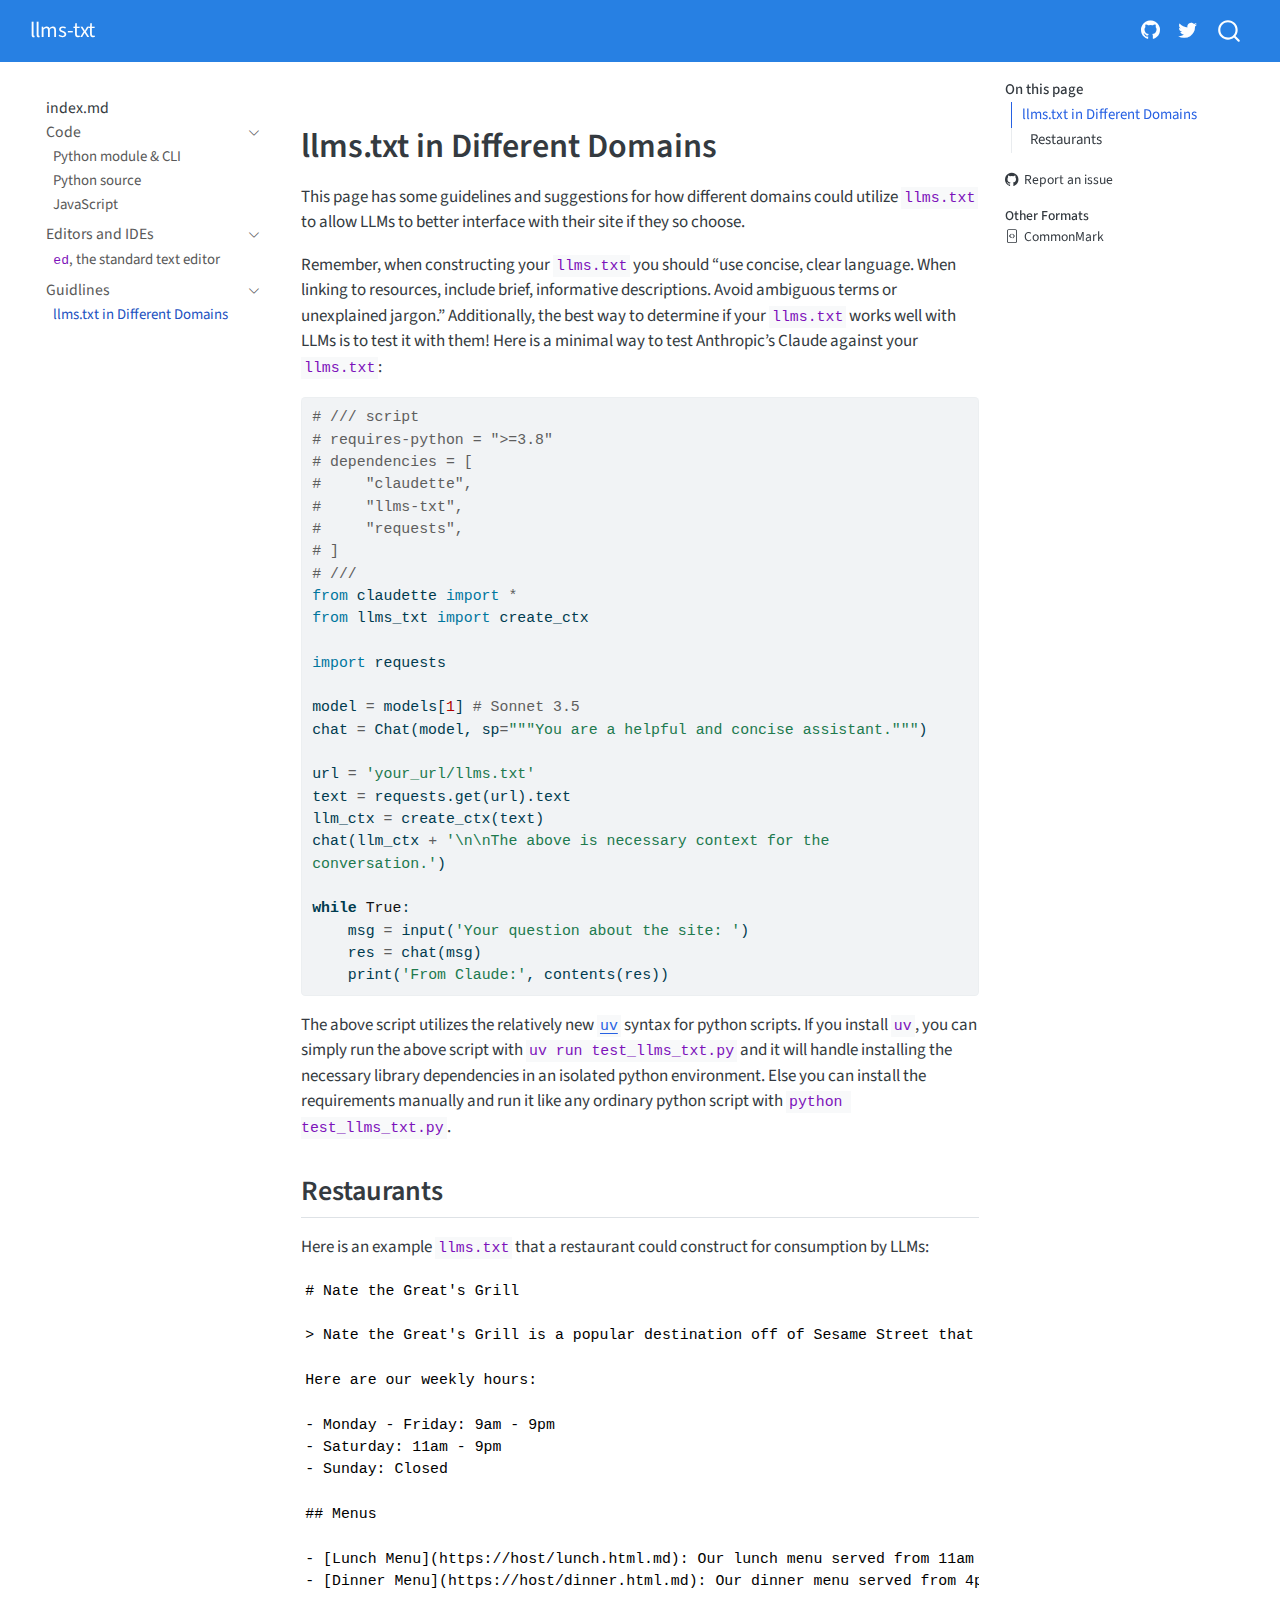
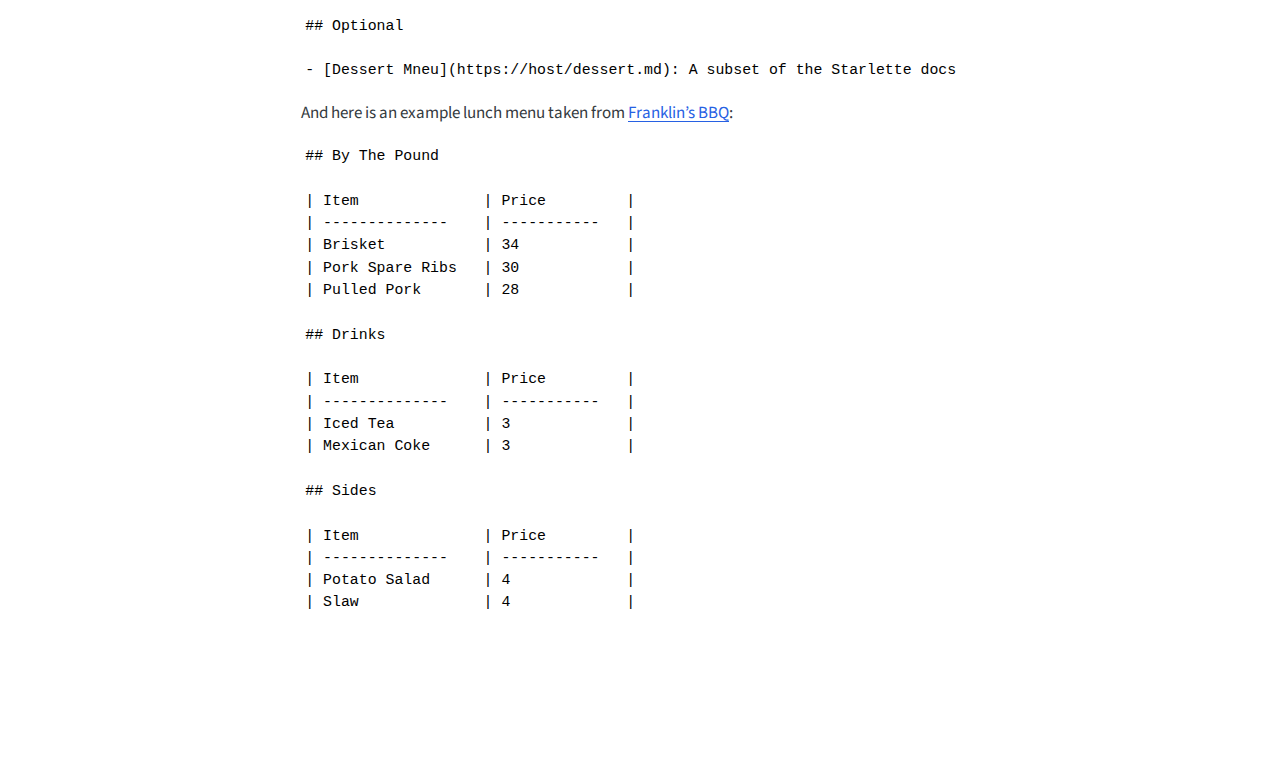
<file: domains.html>
<!DOCTYPE html>
<html xmlns="http://www.w3.org/1999/xhtml" lang="en" xml:lang="en"><head>

<meta charset="utf-8">
<meta name="generator" content="quarto-1.5.57">

<meta name="viewport" content="width=device-width, initial-scale=1.0, user-scalable=yes">


<title>domains – llms-txt</title>
<style>
code{white-space: pre-wrap;}
span.smallcaps{font-variant: small-caps;}
div.columns{display: flex; gap: min(4vw, 1.5em);}
div.column{flex: auto; overflow-x: auto;}
div.hanging-indent{margin-left: 1.5em; text-indent: -1.5em;}
ul.task-list{list-style: none;}
ul.task-list li input[type="checkbox"] {
  width: 0.8em;
  margin: 0 0.8em 0.2em -1em; /* quarto-specific, see https://github.com/quarto-dev/quarto-cli/issues/4556 */ 
  vertical-align: middle;
}
/* CSS for syntax highlighting */
pre > code.sourceCode { white-space: pre; position: relative; }
pre > code.sourceCode > span { line-height: 1.25; }
pre > code.sourceCode > span:empty { height: 1.2em; }
.sourceCode { overflow: visible; }
code.sourceCode > span { color: inherit; text-decoration: inherit; }
div.sourceCode { margin: 1em 0; }
pre.sourceCode { margin: 0; }
@media screen {
div.sourceCode { overflow: auto; }
}
@media print {
pre > code.sourceCode { white-space: pre-wrap; }
pre > code.sourceCode > span { display: inline-block; text-indent: -5em; padding-left: 5em; }
}
pre.numberSource code
  { counter-reset: source-line 0; }
pre.numberSource code > span
  { position: relative; left: -4em; counter-increment: source-line; }
pre.numberSource code > span > a:first-child::before
  { content: counter(source-line);
    position: relative; left: -1em; text-align: right; vertical-align: baseline;
    border: none; display: inline-block;
    -webkit-touch-callout: none; -webkit-user-select: none;
    -khtml-user-select: none; -moz-user-select: none;
    -ms-user-select: none; user-select: none;
    padding: 0 4px; width: 4em;
  }
pre.numberSource { margin-left: 3em;  padding-left: 4px; }
div.sourceCode
  {   }
@media screen {
pre > code.sourceCode > span > a:first-child::before { text-decoration: underline; }
}
</style>


<script src="site_libs/quarto-nav/quarto-nav.js"></script>
<script src="site_libs/quarto-nav/headroom.min.js"></script>
<script src="site_libs/clipboard/clipboard.min.js"></script>
<script src="site_libs/quarto-search/autocomplete.umd.js"></script>
<script src="site_libs/quarto-search/fuse.min.js"></script>
<script src="site_libs/quarto-search/quarto-search.js"></script>
<meta name="quarto:offset" content="./">
<link href="./favicon.ico" rel="icon">
<script src="site_libs/quarto-html/quarto.js"></script>
<script src="site_libs/quarto-html/popper.min.js"></script>
<script src="site_libs/quarto-html/tippy.umd.min.js"></script>
<script src="site_libs/quarto-html/anchor.min.js"></script>
<link href="site_libs/quarto-html/tippy.css" rel="stylesheet">
<link href="site_libs/quarto-html/quarto-syntax-highlighting.css" rel="stylesheet" id="quarto-text-highlighting-styles">
<script src="site_libs/bootstrap/bootstrap.min.js"></script>
<link href="site_libs/bootstrap/bootstrap-icons.css" rel="stylesheet">
<link href="site_libs/bootstrap/bootstrap.min.css" rel="stylesheet" id="quarto-bootstrap" data-mode="light">
<script id="quarto-search-options" type="application/json">{
  "location": "navbar",
  "copy-button": false,
  "collapse-after": 3,
  "panel-placement": "end",
  "type": "overlay",
  "limit": 50,
  "keyboard-shortcut": [
    "f",
    "/",
    "s"
  ],
  "show-item-context": false,
  "language": {
    "search-no-results-text": "No results",
    "search-matching-documents-text": "matching documents",
    "search-copy-link-title": "Copy link to search",
    "search-hide-matches-text": "Hide additional matches",
    "search-more-match-text": "more match in this document",
    "search-more-matches-text": "more matches in this document",
    "search-clear-button-title": "Clear",
    "search-text-placeholder": "",
    "search-detached-cancel-button-title": "Cancel",
    "search-submit-button-title": "Submit",
    "search-label": "Search"
  }
}</script>


<link rel="stylesheet" href="styles.css">
<meta property="og:title" content="llms-txt">
<meta property="og:description" content="The /llms.txt file, helping language models use your website">
<meta property="og:site_name" content="llms-txt">
<meta name="twitter:title" content="llms-txt">
<meta name="twitter:description" content="The /llms.txt file, helping language models use your website">
<meta name="twitter:image" content="https://llmstxt.org/sample.png">
<meta name="twitter:creator" content="@jeremyphoward">
<meta name="twitter:site" content="@answerdotai">
<meta name="twitter:card" content="summary_large_image">
</head>

<body class="nav-sidebar floating nav-fixed">

<div id="quarto-search-results"></div>
  <header id="quarto-header" class="headroom fixed-top">
    <nav class="navbar navbar-expand-lg " data-bs-theme="dark">
      <div class="navbar-container container-fluid">
      <div class="navbar-brand-container mx-auto">
    <a class="navbar-brand" href="./index.html">
    <span class="navbar-title">llms-txt</span>
    </a>
  </div>
            <div id="quarto-search" class="" title="Search"></div>
          <button class="navbar-toggler" type="button" data-bs-toggle="collapse" data-bs-target="#navbarCollapse" aria-controls="navbarCollapse" role="menu" aria-expanded="false" aria-label="Toggle navigation" onclick="if (window.quartoToggleHeadroom) { window.quartoToggleHeadroom(); }">
  <span class="navbar-toggler-icon"></span>
</button>
          <div class="collapse navbar-collapse" id="navbarCollapse">
            <ul class="navbar-nav navbar-nav-scroll ms-auto">
  <li class="nav-item compact">
    <a class="nav-link" href="https://github.com/answerdotai/llms-txt"> <i class="bi bi-github" role="img">
</i> 
<span class="menu-text"></span></a>
  </li>  
  <li class="nav-item compact">
    <a class="nav-link" href="https://x.com/answerdotai"> <i class="bi bi-twitter" role="img" aria-label="Fast.ai Twitter">
</i> 
<span class="menu-text"></span></a>
  </li>  
</ul>
          </div> <!-- /navcollapse -->
            <div class="quarto-navbar-tools">
</div>
      </div> <!-- /container-fluid -->
    </nav>
  <nav class="quarto-secondary-nav">
    <div class="container-fluid d-flex">
      <button type="button" class="quarto-btn-toggle btn" data-bs-toggle="collapse" role="button" data-bs-target=".quarto-sidebar-collapse-item" aria-controls="quarto-sidebar" aria-expanded="false" aria-label="Toggle sidebar navigation" onclick="if (window.quartoToggleHeadroom) { window.quartoToggleHeadroom(); }">
        <i class="bi bi-layout-text-sidebar-reverse"></i>
      </button>
        <nav class="quarto-page-breadcrumbs" aria-label="breadcrumb"><ol class="breadcrumb"><li class="breadcrumb-item"><a href="./domains.html">Guidlines</a></li><li class="breadcrumb-item"><a href="./domains.html">llms.txt in Different Domains</a></li></ol></nav>
        <a class="flex-grow-1" role="navigation" data-bs-toggle="collapse" data-bs-target=".quarto-sidebar-collapse-item" aria-controls="quarto-sidebar" aria-expanded="false" aria-label="Toggle sidebar navigation" onclick="if (window.quartoToggleHeadroom) { window.quartoToggleHeadroom(); }">      
        </a>
    </div>
  </nav>
</header>
<!-- content -->
<div id="quarto-content" class="quarto-container page-columns page-rows-contents page-layout-article page-navbar">
<!-- sidebar -->
  <nav id="quarto-sidebar" class="sidebar collapse collapse-horizontal quarto-sidebar-collapse-item sidebar-navigation floating overflow-auto">
    <div class="sidebar-menu-container"> 
    <ul class="list-unstyled mt-1">
        <li class="sidebar-item">
 <span class="menu-text">index.md</span>
  </li>
        <li class="sidebar-item sidebar-item-section">
      <div class="sidebar-item-container"> 
            <a class="sidebar-item-text sidebar-link text-start" data-bs-toggle="collapse" data-bs-target="#quarto-sidebar-section-1" role="navigation" aria-expanded="true">
 <span class="menu-text">Code</span></a>
          <a class="sidebar-item-toggle text-start" data-bs-toggle="collapse" data-bs-target="#quarto-sidebar-section-1" role="navigation" aria-expanded="true" aria-label="Toggle section">
            <i class="bi bi-chevron-right ms-2"></i>
          </a> 
      </div>
      <ul id="quarto-sidebar-section-1" class="collapse list-unstyled sidebar-section depth1 show">  
          <li class="sidebar-item">
  <div class="sidebar-item-container"> 
  <a href="./intro.html" class="sidebar-item-text sidebar-link">
 <span class="menu-text">Python module &amp; CLI</span></a>
  </div>
</li>
          <li class="sidebar-item">
  <div class="sidebar-item-container"> 
  <a href="./core.html" class="sidebar-item-text sidebar-link">
 <span class="menu-text">Python source</span></a>
  </div>
</li>
          <li class="sidebar-item">
  <div class="sidebar-item-container"> 
  <a href="./llmstxt-js.html" class="sidebar-item-text sidebar-link">
 <span class="menu-text">JavaScript</span></a>
  </div>
</li>
      </ul>
  </li>
        <li class="sidebar-item sidebar-item-section">
      <div class="sidebar-item-container"> 
            <a class="sidebar-item-text sidebar-link text-start" data-bs-toggle="collapse" data-bs-target="#quarto-sidebar-section-2" role="navigation" aria-expanded="true">
 <span class="menu-text">Editors and IDEs</span></a>
          <a class="sidebar-item-toggle text-start" data-bs-toggle="collapse" data-bs-target="#quarto-sidebar-section-2" role="navigation" aria-expanded="true" aria-label="Toggle section">
            <i class="bi bi-chevron-right ms-2"></i>
          </a> 
      </div>
      <ul id="quarto-sidebar-section-2" class="collapse list-unstyled sidebar-section depth1 show">  
          <li class="sidebar-item">
  <div class="sidebar-item-container"> 
  <a href="./ed.html" class="sidebar-item-text sidebar-link">
 <span class="menu-text"><code>ed</code>, the standard text editor</span></a>
  </div>
</li>
      </ul>
  </li>
        <li class="sidebar-item sidebar-item-section">
      <div class="sidebar-item-container"> 
            <a class="sidebar-item-text sidebar-link text-start" data-bs-toggle="collapse" data-bs-target="#quarto-sidebar-section-3" role="navigation" aria-expanded="true">
 <span class="menu-text">Guidlines</span></a>
          <a class="sidebar-item-toggle text-start" data-bs-toggle="collapse" data-bs-target="#quarto-sidebar-section-3" role="navigation" aria-expanded="true" aria-label="Toggle section">
            <i class="bi bi-chevron-right ms-2"></i>
          </a> 
      </div>
      <ul id="quarto-sidebar-section-3" class="collapse list-unstyled sidebar-section depth1 show">  
          <li class="sidebar-item">
  <div class="sidebar-item-container"> 
  <a href="./domains.html" class="sidebar-item-text sidebar-link active">
 <span class="menu-text">llms.txt in Different Domains</span></a>
  </div>
</li>
      </ul>
  </li>
    </ul>
    </div>
</nav>
<div id="quarto-sidebar-glass" class="quarto-sidebar-collapse-item" data-bs-toggle="collapse" data-bs-target=".quarto-sidebar-collapse-item"></div>
<!-- margin-sidebar -->
    <div id="quarto-margin-sidebar" class="sidebar margin-sidebar">
        <nav id="TOC" role="doc-toc" class="toc-active">
    <h2 id="toc-title">On this page</h2>
   
  <ul>
  <li><a href="#llms.txt-in-different-domains" id="toc-llms.txt-in-different-domains" class="nav-link active" data-scroll-target="#llms.txt-in-different-domains">llms.txt in Different Domains</a>
  <ul class="collapse">
  <li><a href="#restaurants" id="toc-restaurants" class="nav-link" data-scroll-target="#restaurants">Restaurants</a></li>
  </ul></li>
  </ul>
<div class="toc-actions"><ul><li><a href="https://github.com/AnswerDotAI/llms-txt/issues/new" class="toc-action"><i class="bi bi-github"></i>Report an issue</a></li></ul></div><div class="quarto-alternate-formats"><h2>Other Formats</h2><ul><li><a href="domains-commonmark.md"><i class="bi bi-file-code"></i>CommonMark</a></li></ul></div></nav>
    </div>
<!-- main -->
<main class="content" id="quarto-document-content">




<section id="llms.txt-in-different-domains" class="level1">
<h1>llms.txt in Different Domains</h1>
<p>This page has some guidelines and suggestions for how different domains could utilize <code>llms.txt</code> to allow LLMs to better interface with their site if they so choose.</p>
<p>Remember, when constructing your <code>llms.txt</code> you should “use concise, clear language. When linking to resources, include brief, informative descriptions. Avoid ambiguous terms or unexplained jargon.” Additionally, the best way to determine if your <code>llms.txt</code> works well with LLMs is to test it with them! Here is a minimal way to test Anthropic’s Claude against your <code>llms.txt</code>:</p>
<div class="sourceCode" id="cb1"><pre class="sourceCode python code-with-copy"><code class="sourceCode python"><span id="cb1-1"><a href="#cb1-1" aria-hidden="true" tabindex="-1"></a><span class="co"># /// script</span></span>
<span id="cb1-2"><a href="#cb1-2" aria-hidden="true" tabindex="-1"></a><span class="co"># requires-python = "&gt;=3.8"</span></span>
<span id="cb1-3"><a href="#cb1-3" aria-hidden="true" tabindex="-1"></a><span class="co"># dependencies = [</span></span>
<span id="cb1-4"><a href="#cb1-4" aria-hidden="true" tabindex="-1"></a><span class="co">#     "claudette",</span></span>
<span id="cb1-5"><a href="#cb1-5" aria-hidden="true" tabindex="-1"></a><span class="co">#     "llms-txt",</span></span>
<span id="cb1-6"><a href="#cb1-6" aria-hidden="true" tabindex="-1"></a><span class="co">#     "requests",</span></span>
<span id="cb1-7"><a href="#cb1-7" aria-hidden="true" tabindex="-1"></a><span class="co"># ]</span></span>
<span id="cb1-8"><a href="#cb1-8" aria-hidden="true" tabindex="-1"></a><span class="co"># ///</span></span>
<span id="cb1-9"><a href="#cb1-9" aria-hidden="true" tabindex="-1"></a><span class="im">from</span> claudette <span class="im">import</span> <span class="op">*</span></span>
<span id="cb1-10"><a href="#cb1-10" aria-hidden="true" tabindex="-1"></a><span class="im">from</span> llms_txt <span class="im">import</span> create_ctx</span>
<span id="cb1-11"><a href="#cb1-11" aria-hidden="true" tabindex="-1"></a></span>
<span id="cb1-12"><a href="#cb1-12" aria-hidden="true" tabindex="-1"></a><span class="im">import</span> requests</span>
<span id="cb1-13"><a href="#cb1-13" aria-hidden="true" tabindex="-1"></a></span>
<span id="cb1-14"><a href="#cb1-14" aria-hidden="true" tabindex="-1"></a>model <span class="op">=</span> models[<span class="dv">1</span>] <span class="co"># Sonnet 3.5</span></span>
<span id="cb1-15"><a href="#cb1-15" aria-hidden="true" tabindex="-1"></a>chat <span class="op">=</span> Chat(model, sp<span class="op">=</span><span class="st">"""You are a helpful and concise assistant."""</span>)</span>
<span id="cb1-16"><a href="#cb1-16" aria-hidden="true" tabindex="-1"></a></span>
<span id="cb1-17"><a href="#cb1-17" aria-hidden="true" tabindex="-1"></a>url <span class="op">=</span> <span class="st">'your_url/llms.txt'</span></span>
<span id="cb1-18"><a href="#cb1-18" aria-hidden="true" tabindex="-1"></a>text <span class="op">=</span> requests.get(url).text</span>
<span id="cb1-19"><a href="#cb1-19" aria-hidden="true" tabindex="-1"></a>llm_ctx <span class="op">=</span> create_ctx(text)</span>
<span id="cb1-20"><a href="#cb1-20" aria-hidden="true" tabindex="-1"></a>chat(llm_ctx <span class="op">+</span> <span class="st">'</span><span class="ch">\n\n</span><span class="st">The above is necessary context for the conversation.'</span>)</span>
<span id="cb1-21"><a href="#cb1-21" aria-hidden="true" tabindex="-1"></a></span>
<span id="cb1-22"><a href="#cb1-22" aria-hidden="true" tabindex="-1"></a><span class="cf">while</span> <span class="va">True</span>:</span>
<span id="cb1-23"><a href="#cb1-23" aria-hidden="true" tabindex="-1"></a>    msg <span class="op">=</span> <span class="bu">input</span>(<span class="st">'Your question about the site: '</span>)</span>
<span id="cb1-24"><a href="#cb1-24" aria-hidden="true" tabindex="-1"></a>    res <span class="op">=</span> chat(msg)</span>
<span id="cb1-25"><a href="#cb1-25" aria-hidden="true" tabindex="-1"></a>    <span class="bu">print</span>(<span class="st">'From Claude:'</span>, contents(res))</span></code><button title="Copy to Clipboard" class="code-copy-button"><i class="bi"></i></button></pre></div>
<p>The above script utilizes the relatively new <a href="https://docs.astral.sh/uv/"><code>uv</code></a> syntax for python scripts. If you install <code>uv</code>, you can simply run the above script with <code>uv run test_llms_txt.py</code> and it will handle installing the necessary library dependencies in an isolated python environment. Else you can install the requirements manually and run it like any ordinary python script with <code>python test_llms_txt.py</code>.</p>
<section id="restaurants" class="level2">
<h2 class="anchored" data-anchor-id="restaurants">Restaurants</h2>
<p>Here is an example <code>llms.txt</code> that a restaurant could construct for consumption by LLMs:</p>
<pre><code># Nate the Great's Grill

&gt; Nate the Great's Grill is a popular destination off of Sesame Street that has been serving the community for over 20 years. We offer the best BBQ for a great price.

Here are our weekly hours:

- Monday - Friday: 9am - 9pm
- Saturday: 11am - 9pm
- Sunday: Closed

## Menus

- [Lunch Menu](https://host/lunch.html.md): Our lunch menu served from 11am to 4pm every day.
- [Dinner Menu](https://host/dinner.html.md): Our dinner menu served from 4pm to 9pm every day.

## Optional

- [Dessert Mneu](https://host/dessert.md): A subset of the Starlette docs</code></pre>
<p>And here is an example lunch menu taken from <a href="https://franklinbbq.com/menu">Franklin’s BBQ</a>:</p>
<pre><code>## By The Pound

| Item              | Price         |
| --------------    | -----------   |
| Brisket           | 34            |
| Pork Spare Ribs   | 30            |
| Pulled Pork       | 28            |

## Drinks

| Item              | Price         |
| --------------    | -----------   |
| Iced Tea          | 3             |
| Mexican Coke      | 3             |

## Sides

| Item              | Price         |
| --------------    | -----------   |
| Potato Salad      | 4             |
| Slaw              | 4             |</code></pre>


</section>
</section>

</main> <!-- /main -->
<script id="quarto-html-after-body" type="application/javascript">
window.document.addEventListener("DOMContentLoaded", function (event) {
  const toggleBodyColorMode = (bsSheetEl) => {
    const mode = bsSheetEl.getAttribute("data-mode");
    const bodyEl = window.document.querySelector("body");
    if (mode === "dark") {
      bodyEl.classList.add("quarto-dark");
      bodyEl.classList.remove("quarto-light");
    } else {
      bodyEl.classList.add("quarto-light");
      bodyEl.classList.remove("quarto-dark");
    }
  }
  const toggleBodyColorPrimary = () => {
    const bsSheetEl = window.document.querySelector("link#quarto-bootstrap");
    if (bsSheetEl) {
      toggleBodyColorMode(bsSheetEl);
    }
  }
  toggleBodyColorPrimary();  
  const icon = "";
  const anchorJS = new window.AnchorJS();
  anchorJS.options = {
    placement: 'right',
    icon: icon
  };
  anchorJS.add('.anchored');
  const isCodeAnnotation = (el) => {
    for (const clz of el.classList) {
      if (clz.startsWith('code-annotation-')) {                     
        return true;
      }
    }
    return false;
  }
  const onCopySuccess = function(e) {
    // button target
    const button = e.trigger;
    // don't keep focus
    button.blur();
    // flash "checked"
    button.classList.add('code-copy-button-checked');
    var currentTitle = button.getAttribute("title");
    button.setAttribute("title", "Copied!");
    let tooltip;
    if (window.bootstrap) {
      button.setAttribute("data-bs-toggle", "tooltip");
      button.setAttribute("data-bs-placement", "left");
      button.setAttribute("data-bs-title", "Copied!");
      tooltip = new bootstrap.Tooltip(button, 
        { trigger: "manual", 
          customClass: "code-copy-button-tooltip",
          offset: [0, -8]});
      tooltip.show();    
    }
    setTimeout(function() {
      if (tooltip) {
        tooltip.hide();
        button.removeAttribute("data-bs-title");
        button.removeAttribute("data-bs-toggle");
        button.removeAttribute("data-bs-placement");
      }
      button.setAttribute("title", currentTitle);
      button.classList.remove('code-copy-button-checked');
    }, 1000);
    // clear code selection
    e.clearSelection();
  }
  const getTextToCopy = function(trigger) {
      const codeEl = trigger.previousElementSibling.cloneNode(true);
      for (const childEl of codeEl.children) {
        if (isCodeAnnotation(childEl)) {
          childEl.remove();
        }
      }
      return codeEl.innerText;
  }
  const clipboard = new window.ClipboardJS('.code-copy-button:not([data-in-quarto-modal])', {
    text: getTextToCopy
  });
  clipboard.on('success', onCopySuccess);
  if (window.document.getElementById('quarto-embedded-source-code-modal')) {
    // For code content inside modals, clipBoardJS needs to be initialized with a container option
    // TODO: Check when it could be a function (https://github.com/zenorocha/clipboard.js/issues/860)
    const clipboardModal = new window.ClipboardJS('.code-copy-button[data-in-quarto-modal]', {
      text: getTextToCopy,
      container: window.document.getElementById('quarto-embedded-source-code-modal')
    });
    clipboardModal.on('success', onCopySuccess);
  }
    var localhostRegex = new RegExp(/^(?:http|https):\/\/localhost\:?[0-9]*\//);
    var mailtoRegex = new RegExp(/^mailto:/);
      var filterRegex = new RegExp("https:\/\/llmstxt\.org\/");
    var isInternal = (href) => {
        return filterRegex.test(href) || localhostRegex.test(href) || mailtoRegex.test(href);
    }
    // Inspect non-navigation links and adorn them if external
 	var links = window.document.querySelectorAll('a[href]:not(.nav-link):not(.navbar-brand):not(.toc-action):not(.sidebar-link):not(.sidebar-item-toggle):not(.pagination-link):not(.no-external):not([aria-hidden]):not(.dropdown-item):not(.quarto-navigation-tool):not(.about-link)');
    for (var i=0; i<links.length; i++) {
      const link = links[i];
      if (!isInternal(link.href)) {
        // undo the damage that might have been done by quarto-nav.js in the case of
        // links that we want to consider external
        if (link.dataset.originalHref !== undefined) {
          link.href = link.dataset.originalHref;
        }
      }
    }
  function tippyHover(el, contentFn, onTriggerFn, onUntriggerFn) {
    const config = {
      allowHTML: true,
      maxWidth: 500,
      delay: 100,
      arrow: false,
      appendTo: function(el) {
          return el.parentElement;
      },
      interactive: true,
      interactiveBorder: 10,
      theme: 'quarto',
      placement: 'bottom-start',
    };
    if (contentFn) {
      config.content = contentFn;
    }
    if (onTriggerFn) {
      config.onTrigger = onTriggerFn;
    }
    if (onUntriggerFn) {
      config.onUntrigger = onUntriggerFn;
    }
    window.tippy(el, config); 
  }
  const noterefs = window.document.querySelectorAll('a[role="doc-noteref"]');
  for (var i=0; i<noterefs.length; i++) {
    const ref = noterefs[i];
    tippyHover(ref, function() {
      // use id or data attribute instead here
      let href = ref.getAttribute('data-footnote-href') || ref.getAttribute('href');
      try { href = new URL(href).hash; } catch {}
      const id = href.replace(/^#\/?/, "");
      const note = window.document.getElementById(id);
      if (note) {
        return note.innerHTML;
      } else {
        return "";
      }
    });
  }
  const xrefs = window.document.querySelectorAll('a.quarto-xref');
  const processXRef = (id, note) => {
    // Strip column container classes
    const stripColumnClz = (el) => {
      el.classList.remove("page-full", "page-columns");
      if (el.children) {
        for (const child of el.children) {
          stripColumnClz(child);
        }
      }
    }
    stripColumnClz(note)
    if (id === null || id.startsWith('sec-')) {
      // Special case sections, only their first couple elements
      const container = document.createElement("div");
      if (note.children && note.children.length > 2) {
        container.appendChild(note.children[0].cloneNode(true));
        for (let i = 1; i < note.children.length; i++) {
          const child = note.children[i];
          if (child.tagName === "P" && child.innerText === "") {
            continue;
          } else {
            container.appendChild(child.cloneNode(true));
            break;
          }
        }
        if (window.Quarto?.typesetMath) {
          window.Quarto.typesetMath(container);
        }
        return container.innerHTML
      } else {
        if (window.Quarto?.typesetMath) {
          window.Quarto.typesetMath(note);
        }
        return note.innerHTML;
      }
    } else {
      // Remove any anchor links if they are present
      const anchorLink = note.querySelector('a.anchorjs-link');
      if (anchorLink) {
        anchorLink.remove();
      }
      if (window.Quarto?.typesetMath) {
        window.Quarto.typesetMath(note);
      }
      // TODO in 1.5, we should make sure this works without a callout special case
      if (note.classList.contains("callout")) {
        return note.outerHTML;
      } else {
        return note.innerHTML;
      }
    }
  }
  for (var i=0; i<xrefs.length; i++) {
    const xref = xrefs[i];
    tippyHover(xref, undefined, function(instance) {
      instance.disable();
      let url = xref.getAttribute('href');
      let hash = undefined; 
      if (url.startsWith('#')) {
        hash = url;
      } else {
        try { hash = new URL(url).hash; } catch {}
      }
      if (hash) {
        const id = hash.replace(/^#\/?/, "");
        const note = window.document.getElementById(id);
        if (note !== null) {
          try {
            const html = processXRef(id, note.cloneNode(true));
            instance.setContent(html);
          } finally {
            instance.enable();
            instance.show();
          }
        } else {
          // See if we can fetch this
          fetch(url.split('#')[0])
          .then(res => res.text())
          .then(html => {
            const parser = new DOMParser();
            const htmlDoc = parser.parseFromString(html, "text/html");
            const note = htmlDoc.getElementById(id);
            if (note !== null) {
              const html = processXRef(id, note);
              instance.setContent(html);
            } 
          }).finally(() => {
            instance.enable();
            instance.show();
          });
        }
      } else {
        // See if we can fetch a full url (with no hash to target)
        // This is a special case and we should probably do some content thinning / targeting
        fetch(url)
        .then(res => res.text())
        .then(html => {
          const parser = new DOMParser();
          const htmlDoc = parser.parseFromString(html, "text/html");
          const note = htmlDoc.querySelector('main.content');
          if (note !== null) {
            // This should only happen for chapter cross references
            // (since there is no id in the URL)
            // remove the first header
            if (note.children.length > 0 && note.children[0].tagName === "HEADER") {
              note.children[0].remove();
            }
            const html = processXRef(null, note);
            instance.setContent(html);
          } 
        }).finally(() => {
          instance.enable();
          instance.show();
        });
      }
    }, function(instance) {
    });
  }
      let selectedAnnoteEl;
      const selectorForAnnotation = ( cell, annotation) => {
        let cellAttr = 'data-code-cell="' + cell + '"';
        let lineAttr = 'data-code-annotation="' +  annotation + '"';
        const selector = 'span[' + cellAttr + '][' + lineAttr + ']';
        return selector;
      }
      const selectCodeLines = (annoteEl) => {
        const doc = window.document;
        const targetCell = annoteEl.getAttribute("data-target-cell");
        const targetAnnotation = annoteEl.getAttribute("data-target-annotation");
        const annoteSpan = window.document.querySelector(selectorForAnnotation(targetCell, targetAnnotation));
        const lines = annoteSpan.getAttribute("data-code-lines").split(",");
        const lineIds = lines.map((line) => {
          return targetCell + "-" + line;
        })
        let top = null;
        let height = null;
        let parent = null;
        if (lineIds.length > 0) {
            //compute the position of the single el (top and bottom and make a div)
            const el = window.document.getElementById(lineIds[0]);
            top = el.offsetTop;
            height = el.offsetHeight;
            parent = el.parentElement.parentElement;
          if (lineIds.length > 1) {
            const lastEl = window.document.getElementById(lineIds[lineIds.length - 1]);
            const bottom = lastEl.offsetTop + lastEl.offsetHeight;
            height = bottom - top;
          }
          if (top !== null && height !== null && parent !== null) {
            // cook up a div (if necessary) and position it 
            let div = window.document.getElementById("code-annotation-line-highlight");
            if (div === null) {
              div = window.document.createElement("div");
              div.setAttribute("id", "code-annotation-line-highlight");
              div.style.position = 'absolute';
              parent.appendChild(div);
            }
            div.style.top = top - 2 + "px";
            div.style.height = height + 4 + "px";
            div.style.left = 0;
            let gutterDiv = window.document.getElementById("code-annotation-line-highlight-gutter");
            if (gutterDiv === null) {
              gutterDiv = window.document.createElement("div");
              gutterDiv.setAttribute("id", "code-annotation-line-highlight-gutter");
              gutterDiv.style.position = 'absolute';
              const codeCell = window.document.getElementById(targetCell);
              const gutter = codeCell.querySelector('.code-annotation-gutter');
              gutter.appendChild(gutterDiv);
            }
            gutterDiv.style.top = top - 2 + "px";
            gutterDiv.style.height = height + 4 + "px";
          }
          selectedAnnoteEl = annoteEl;
        }
      };
      const unselectCodeLines = () => {
        const elementsIds = ["code-annotation-line-highlight", "code-annotation-line-highlight-gutter"];
        elementsIds.forEach((elId) => {
          const div = window.document.getElementById(elId);
          if (div) {
            div.remove();
          }
        });
        selectedAnnoteEl = undefined;
      };
        // Handle positioning of the toggle
    window.addEventListener(
      "resize",
      throttle(() => {
        elRect = undefined;
        if (selectedAnnoteEl) {
          selectCodeLines(selectedAnnoteEl);
        }
      }, 10)
    );
    function throttle(fn, ms) {
    let throttle = false;
    let timer;
      return (...args) => {
        if(!throttle) { // first call gets through
            fn.apply(this, args);
            throttle = true;
        } else { // all the others get throttled
            if(timer) clearTimeout(timer); // cancel #2
            timer = setTimeout(() => {
              fn.apply(this, args);
              timer = throttle = false;
            }, ms);
        }
      };
    }
      // Attach click handler to the DT
      const annoteDls = window.document.querySelectorAll('dt[data-target-cell]');
      for (const annoteDlNode of annoteDls) {
        annoteDlNode.addEventListener('click', (event) => {
          const clickedEl = event.target;
          if (clickedEl !== selectedAnnoteEl) {
            unselectCodeLines();
            const activeEl = window.document.querySelector('dt[data-target-cell].code-annotation-active');
            if (activeEl) {
              activeEl.classList.remove('code-annotation-active');
            }
            selectCodeLines(clickedEl);
            clickedEl.classList.add('code-annotation-active');
          } else {
            // Unselect the line
            unselectCodeLines();
            clickedEl.classList.remove('code-annotation-active');
          }
        });
      }
  const findCites = (el) => {
    const parentEl = el.parentElement;
    if (parentEl) {
      const cites = parentEl.dataset.cites;
      if (cites) {
        return {
          el,
          cites: cites.split(' ')
        };
      } else {
        return findCites(el.parentElement)
      }
    } else {
      return undefined;
    }
  };
  var bibliorefs = window.document.querySelectorAll('a[role="doc-biblioref"]');
  for (var i=0; i<bibliorefs.length; i++) {
    const ref = bibliorefs[i];
    const citeInfo = findCites(ref);
    if (citeInfo) {
      tippyHover(citeInfo.el, function() {
        var popup = window.document.createElement('div');
        citeInfo.cites.forEach(function(cite) {
          var citeDiv = window.document.createElement('div');
          citeDiv.classList.add('hanging-indent');
          citeDiv.classList.add('csl-entry');
          var biblioDiv = window.document.getElementById('ref-' + cite);
          if (biblioDiv) {
            citeDiv.innerHTML = biblioDiv.innerHTML;
          }
          popup.appendChild(citeDiv);
        });
        return popup.innerHTML;
      });
    }
  }
});
</script>
</div> <!-- /content -->




<footer class="footer"><div class="nav-footer"><div class="nav-footer-center"><div class="toc-actions d-sm-block d-md-none"><ul><li><a href="https://github.com/AnswerDotAI/llms-txt/issues/new" class="toc-action"><i class="bi bi-github"></i>Report an issue</a></li></ul></div></div></div></footer></body></html>
</file>
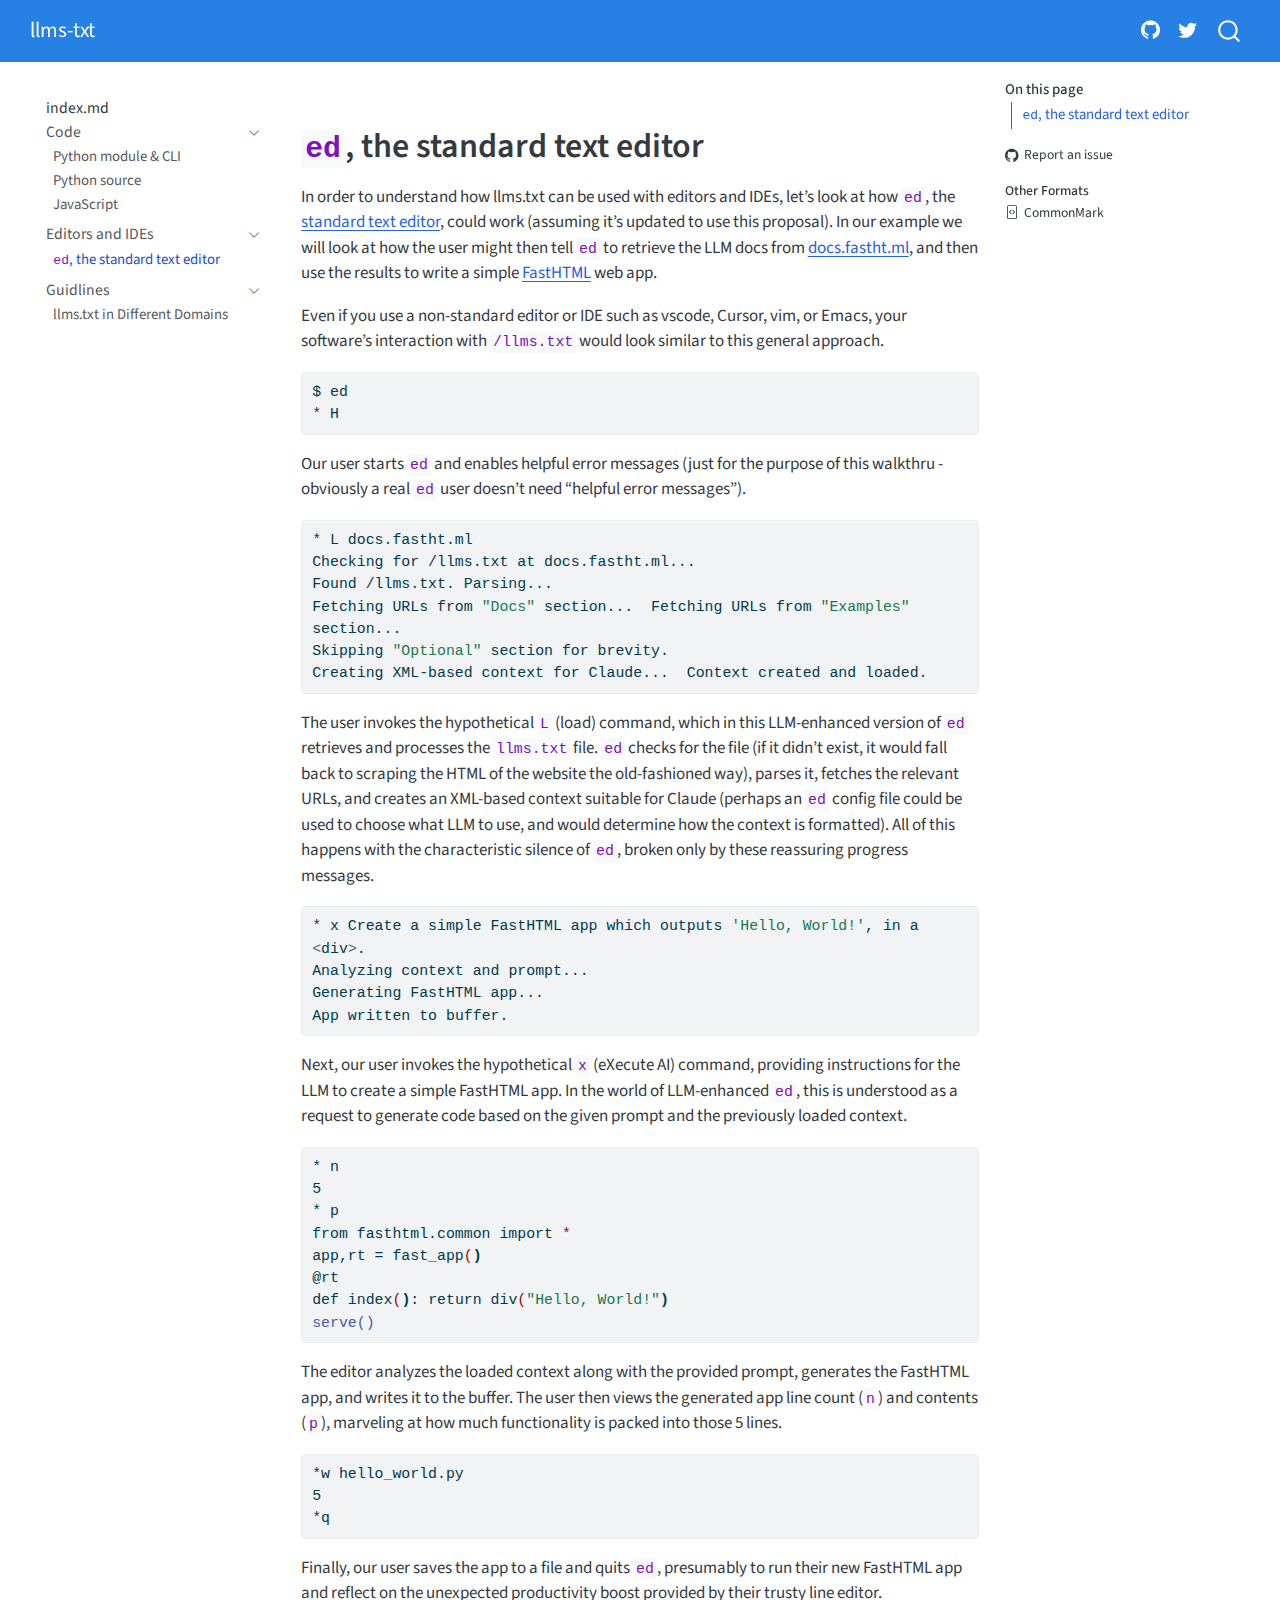
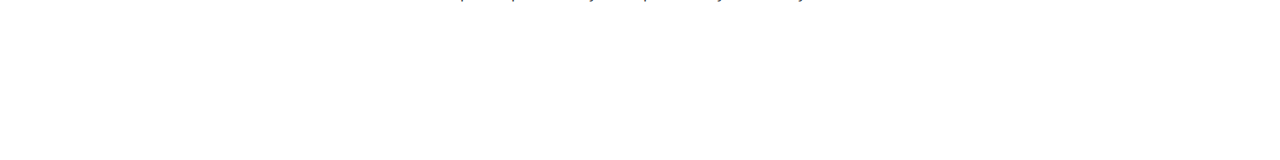
<file: ed.html>
<!DOCTYPE html>
<html xmlns="http://www.w3.org/1999/xhtml" lang="en" xml:lang="en"><head>

<meta charset="utf-8">
<meta name="generator" content="quarto-1.5.57">

<meta name="viewport" content="width=device-width, initial-scale=1.0, user-scalable=yes">


<title>ed – llms-txt</title>
<style>
code{white-space: pre-wrap;}
span.smallcaps{font-variant: small-caps;}
div.columns{display: flex; gap: min(4vw, 1.5em);}
div.column{flex: auto; overflow-x: auto;}
div.hanging-indent{margin-left: 1.5em; text-indent: -1.5em;}
ul.task-list{list-style: none;}
ul.task-list li input[type="checkbox"] {
  width: 0.8em;
  margin: 0 0.8em 0.2em -1em; /* quarto-specific, see https://github.com/quarto-dev/quarto-cli/issues/4556 */ 
  vertical-align: middle;
}
/* CSS for syntax highlighting */
pre > code.sourceCode { white-space: pre; position: relative; }
pre > code.sourceCode > span { line-height: 1.25; }
pre > code.sourceCode > span:empty { height: 1.2em; }
.sourceCode { overflow: visible; }
code.sourceCode > span { color: inherit; text-decoration: inherit; }
div.sourceCode { margin: 1em 0; }
pre.sourceCode { margin: 0; }
@media screen {
div.sourceCode { overflow: auto; }
}
@media print {
pre > code.sourceCode { white-space: pre-wrap; }
pre > code.sourceCode > span { display: inline-block; text-indent: -5em; padding-left: 5em; }
}
pre.numberSource code
  { counter-reset: source-line 0; }
pre.numberSource code > span
  { position: relative; left: -4em; counter-increment: source-line; }
pre.numberSource code > span > a:first-child::before
  { content: counter(source-line);
    position: relative; left: -1em; text-align: right; vertical-align: baseline;
    border: none; display: inline-block;
    -webkit-touch-callout: none; -webkit-user-select: none;
    -khtml-user-select: none; -moz-user-select: none;
    -ms-user-select: none; user-select: none;
    padding: 0 4px; width: 4em;
  }
pre.numberSource { margin-left: 3em;  padding-left: 4px; }
div.sourceCode
  {   }
@media screen {
pre > code.sourceCode > span > a:first-child::before { text-decoration: underline; }
}
</style>


<script src="site_libs/quarto-nav/quarto-nav.js"></script>
<script src="site_libs/quarto-nav/headroom.min.js"></script>
<script src="site_libs/clipboard/clipboard.min.js"></script>
<script src="site_libs/quarto-search/autocomplete.umd.js"></script>
<script src="site_libs/quarto-search/fuse.min.js"></script>
<script src="site_libs/quarto-search/quarto-search.js"></script>
<meta name="quarto:offset" content="./">
<link href="./favicon.ico" rel="icon">
<script src="site_libs/quarto-html/quarto.js"></script>
<script src="site_libs/quarto-html/popper.min.js"></script>
<script src="site_libs/quarto-html/tippy.umd.min.js"></script>
<script src="site_libs/quarto-html/anchor.min.js"></script>
<link href="site_libs/quarto-html/tippy.css" rel="stylesheet">
<link href="site_libs/quarto-html/quarto-syntax-highlighting.css" rel="stylesheet" id="quarto-text-highlighting-styles">
<script src="site_libs/bootstrap/bootstrap.min.js"></script>
<link href="site_libs/bootstrap/bootstrap-icons.css" rel="stylesheet">
<link href="site_libs/bootstrap/bootstrap.min.css" rel="stylesheet" id="quarto-bootstrap" data-mode="light">
<script id="quarto-search-options" type="application/json">{
  "location": "navbar",
  "copy-button": false,
  "collapse-after": 3,
  "panel-placement": "end",
  "type": "overlay",
  "limit": 50,
  "keyboard-shortcut": [
    "f",
    "/",
    "s"
  ],
  "show-item-context": false,
  "language": {
    "search-no-results-text": "No results",
    "search-matching-documents-text": "matching documents",
    "search-copy-link-title": "Copy link to search",
    "search-hide-matches-text": "Hide additional matches",
    "search-more-match-text": "more match in this document",
    "search-more-matches-text": "more matches in this document",
    "search-clear-button-title": "Clear",
    "search-text-placeholder": "",
    "search-detached-cancel-button-title": "Cancel",
    "search-submit-button-title": "Submit",
    "search-label": "Search"
  }
}</script>


<link rel="stylesheet" href="styles.css">
<meta property="og:title" content="llms-txt">
<meta property="og:description" content="The /llms.txt file, helping language models use your website">
<meta property="og:site_name" content="llms-txt">
<meta name="twitter:title" content="llms-txt">
<meta name="twitter:description" content="The /llms.txt file, helping language models use your website">
<meta name="twitter:image" content="https://llmstxt.org/sample.png">
<meta name="twitter:creator" content="@jeremyphoward">
<meta name="twitter:site" content="@answerdotai">
<meta name="twitter:card" content="summary_large_image">
</head>

<body class="nav-sidebar floating nav-fixed">

<div id="quarto-search-results"></div>
  <header id="quarto-header" class="headroom fixed-top">
    <nav class="navbar navbar-expand-lg " data-bs-theme="dark">
      <div class="navbar-container container-fluid">
      <div class="navbar-brand-container mx-auto">
    <a class="navbar-brand" href="./index.html">
    <span class="navbar-title">llms-txt</span>
    </a>
  </div>
            <div id="quarto-search" class="" title="Search"></div>
          <button class="navbar-toggler" type="button" data-bs-toggle="collapse" data-bs-target="#navbarCollapse" aria-controls="navbarCollapse" role="menu" aria-expanded="false" aria-label="Toggle navigation" onclick="if (window.quartoToggleHeadroom) { window.quartoToggleHeadroom(); }">
  <span class="navbar-toggler-icon"></span>
</button>
          <div class="collapse navbar-collapse" id="navbarCollapse">
            <ul class="navbar-nav navbar-nav-scroll ms-auto">
  <li class="nav-item compact">
    <a class="nav-link" href="https://github.com/answerdotai/llms-txt"> <i class="bi bi-github" role="img">
</i> 
<span class="menu-text"></span></a>
  </li>  
  <li class="nav-item compact">
    <a class="nav-link" href="https://x.com/answerdotai"> <i class="bi bi-twitter" role="img" aria-label="Fast.ai Twitter">
</i> 
<span class="menu-text"></span></a>
  </li>  
</ul>
          </div> <!-- /navcollapse -->
            <div class="quarto-navbar-tools">
</div>
      </div> <!-- /container-fluid -->
    </nav>
  <nav class="quarto-secondary-nav">
    <div class="container-fluid d-flex">
      <button type="button" class="quarto-btn-toggle btn" data-bs-toggle="collapse" role="button" data-bs-target=".quarto-sidebar-collapse-item" aria-controls="quarto-sidebar" aria-expanded="false" aria-label="Toggle sidebar navigation" onclick="if (window.quartoToggleHeadroom) { window.quartoToggleHeadroom(); }">
        <i class="bi bi-layout-text-sidebar-reverse"></i>
      </button>
        <nav class="quarto-page-breadcrumbs" aria-label="breadcrumb"><ol class="breadcrumb"><li class="breadcrumb-item"><a href="./ed.html">Editors and IDEs</a></li><li class="breadcrumb-item"><a href="./ed.html"><code>ed</code>, the standard text editor</a></li></ol></nav>
        <a class="flex-grow-1" role="navigation" data-bs-toggle="collapse" data-bs-target=".quarto-sidebar-collapse-item" aria-controls="quarto-sidebar" aria-expanded="false" aria-label="Toggle sidebar navigation" onclick="if (window.quartoToggleHeadroom) { window.quartoToggleHeadroom(); }">      
        </a>
    </div>
  </nav>
</header>
<!-- content -->
<div id="quarto-content" class="quarto-container page-columns page-rows-contents page-layout-article page-navbar">
<!-- sidebar -->
  <nav id="quarto-sidebar" class="sidebar collapse collapse-horizontal quarto-sidebar-collapse-item sidebar-navigation floating overflow-auto">
    <div class="sidebar-menu-container"> 
    <ul class="list-unstyled mt-1">
        <li class="sidebar-item">
 <span class="menu-text">index.md</span>
  </li>
        <li class="sidebar-item sidebar-item-section">
      <div class="sidebar-item-container"> 
            <a class="sidebar-item-text sidebar-link text-start" data-bs-toggle="collapse" data-bs-target="#quarto-sidebar-section-1" role="navigation" aria-expanded="true">
 <span class="menu-text">Code</span></a>
          <a class="sidebar-item-toggle text-start" data-bs-toggle="collapse" data-bs-target="#quarto-sidebar-section-1" role="navigation" aria-expanded="true" aria-label="Toggle section">
            <i class="bi bi-chevron-right ms-2"></i>
          </a> 
      </div>
      <ul id="quarto-sidebar-section-1" class="collapse list-unstyled sidebar-section depth1 show">  
          <li class="sidebar-item">
  <div class="sidebar-item-container"> 
  <a href="./intro.html" class="sidebar-item-text sidebar-link">
 <span class="menu-text">Python module &amp; CLI</span></a>
  </div>
</li>
          <li class="sidebar-item">
  <div class="sidebar-item-container"> 
  <a href="./core.html" class="sidebar-item-text sidebar-link">
 <span class="menu-text">Python source</span></a>
  </div>
</li>
          <li class="sidebar-item">
  <div class="sidebar-item-container"> 
  <a href="./llmstxt-js.html" class="sidebar-item-text sidebar-link">
 <span class="menu-text">JavaScript</span></a>
  </div>
</li>
      </ul>
  </li>
        <li class="sidebar-item sidebar-item-section">
      <div class="sidebar-item-container"> 
            <a class="sidebar-item-text sidebar-link text-start" data-bs-toggle="collapse" data-bs-target="#quarto-sidebar-section-2" role="navigation" aria-expanded="true">
 <span class="menu-text">Editors and IDEs</span></a>
          <a class="sidebar-item-toggle text-start" data-bs-toggle="collapse" data-bs-target="#quarto-sidebar-section-2" role="navigation" aria-expanded="true" aria-label="Toggle section">
            <i class="bi bi-chevron-right ms-2"></i>
          </a> 
      </div>
      <ul id="quarto-sidebar-section-2" class="collapse list-unstyled sidebar-section depth1 show">  
          <li class="sidebar-item">
  <div class="sidebar-item-container"> 
  <a href="./ed.html" class="sidebar-item-text sidebar-link active">
 <span class="menu-text"><code>ed</code>, the standard text editor</span></a>
  </div>
</li>
      </ul>
  </li>
        <li class="sidebar-item sidebar-item-section">
      <div class="sidebar-item-container"> 
            <a class="sidebar-item-text sidebar-link text-start" data-bs-toggle="collapse" data-bs-target="#quarto-sidebar-section-3" role="navigation" aria-expanded="true">
 <span class="menu-text">Guidlines</span></a>
          <a class="sidebar-item-toggle text-start" data-bs-toggle="collapse" data-bs-target="#quarto-sidebar-section-3" role="navigation" aria-expanded="true" aria-label="Toggle section">
            <i class="bi bi-chevron-right ms-2"></i>
          </a> 
      </div>
      <ul id="quarto-sidebar-section-3" class="collapse list-unstyled sidebar-section depth1 show">  
          <li class="sidebar-item">
  <div class="sidebar-item-container"> 
  <a href="./domains.html" class="sidebar-item-text sidebar-link">
 <span class="menu-text">llms.txt in Different Domains</span></a>
  </div>
</li>
      </ul>
  </li>
    </ul>
    </div>
</nav>
<div id="quarto-sidebar-glass" class="quarto-sidebar-collapse-item" data-bs-toggle="collapse" data-bs-target=".quarto-sidebar-collapse-item"></div>
<!-- margin-sidebar -->
    <div id="quarto-margin-sidebar" class="sidebar margin-sidebar">
        <nav id="TOC" role="doc-toc" class="toc-active">
    <h2 id="toc-title">On this page</h2>
   
  <ul>
  <li><a href="#ed-the-standard-text-editor" id="toc-ed-the-standard-text-editor" class="nav-link active" data-scroll-target="#ed-the-standard-text-editor"><code>ed</code>, the standard text editor</a></li>
  </ul>
<div class="toc-actions"><ul><li><a href="https://github.com/AnswerDotAI/llms-txt/issues/new" class="toc-action"><i class="bi bi-github"></i>Report an issue</a></li></ul></div><div class="quarto-alternate-formats"><h2>Other Formats</h2><ul><li><a href="ed-commonmark.md"><i class="bi bi-file-code"></i>CommonMark</a></li></ul></div></nav>
    </div>
<!-- main -->
<main class="content" id="quarto-document-content">




<section id="ed-the-standard-text-editor" class="level1">
<h1><code>ed</code>, the standard text editor</h1>
<p>In order to understand how llms.txt can be used with editors and IDEs, let’s look at how <code>ed</code>, the <a href="https://www.gnu.org/fun/jokes/ed-msg.html">standard text editor</a>, could work (assuming it’s updated to use this proposal). In our example we will look at how the user might then tell <code>ed</code> to retrieve the LLM docs from <a href="https://docs.fastht.ml">docs.fastht.ml</a>, and then use the results to write a simple <a href="https://fastht.ml">FastHTML</a> web app.</p>
<p>Even if you use a non-standard editor or IDE such as vscode, Cursor, vim, or Emacs, your software’s interaction with <code>/llms.txt</code> would look similar to this general approach.</p>
<div class="sourceCode" id="cb1"><pre class="sourceCode sh code-with-copy"><code class="sourceCode bash"><span id="cb1-1"><a href="#cb1-1" aria-hidden="true" tabindex="-1"></a><span class="ex">$</span> ed</span>
<span id="cb1-2"><a href="#cb1-2" aria-hidden="true" tabindex="-1"></a><span class="ex">*</span> H</span></code><button title="Copy to Clipboard" class="code-copy-button"><i class="bi"></i></button></pre></div>
<p>Our user starts <code>ed</code> and enables helpful error messages (just for the purpose of this walkthru - obviously a real <code>ed</code> user doesn’t need “helpful error messages”).</p>
<div class="sourceCode" id="cb2"><pre class="sourceCode sh code-with-copy"><code class="sourceCode bash"><span id="cb2-1"><a href="#cb2-1" aria-hidden="true" tabindex="-1"></a><span class="ex">*</span> L docs.fastht.ml</span>
<span id="cb2-2"><a href="#cb2-2" aria-hidden="true" tabindex="-1"></a><span class="ex">Checking</span> for /llms.txt at docs.fastht.ml...</span>
<span id="cb2-3"><a href="#cb2-3" aria-hidden="true" tabindex="-1"></a><span class="ex">Found</span> /llms.txt. Parsing...</span>
<span id="cb2-4"><a href="#cb2-4" aria-hidden="true" tabindex="-1"></a><span class="ex">Fetching</span> URLs from <span class="st">"Docs"</span> section...  Fetching URLs from <span class="st">"Examples"</span> section...</span>
<span id="cb2-5"><a href="#cb2-5" aria-hidden="true" tabindex="-1"></a><span class="ex">Skipping</span> <span class="st">"Optional"</span> section for brevity.</span>
<span id="cb2-6"><a href="#cb2-6" aria-hidden="true" tabindex="-1"></a><span class="ex">Creating</span> XML-based context for Claude...  Context created and loaded.</span></code><button title="Copy to Clipboard" class="code-copy-button"><i class="bi"></i></button></pre></div>
<p>The user invokes the hypothetical <code>L</code> (load) command, which in this LLM-enhanced version of <code>ed</code> retrieves and processes the <code>llms.txt</code> file. <code>ed</code> checks for the file (if it didn’t exist, it would fall back to scraping the HTML of the website the old-fashioned way), parses it, fetches the relevant URLs, and creates an XML-based context suitable for Claude (perhaps an <code>ed</code> config file could be used to choose what LLM to use, and would determine how the context is formatted). All of this happens with the characteristic silence of <code>ed</code>, broken only by these reassuring progress messages.</p>
<div class="sourceCode" id="cb3"><pre class="sourceCode sh code-with-copy"><code class="sourceCode bash"><span id="cb3-1"><a href="#cb3-1" aria-hidden="true" tabindex="-1"></a><span class="ex">*</span> x Create a simple FastHTML app which outputs <span class="st">'Hello, World!'</span>, in a <span class="op">&lt;</span>div<span class="op">&gt;</span>.</span>
<span id="cb3-2"><a href="#cb3-2" aria-hidden="true" tabindex="-1"></a><span class="ex">Analyzing</span> context and prompt...</span>
<span id="cb3-3"><a href="#cb3-3" aria-hidden="true" tabindex="-1"></a><span class="ex">Generating</span> FastHTML app...</span>
<span id="cb3-4"><a href="#cb3-4" aria-hidden="true" tabindex="-1"></a><span class="ex">App</span> written to buffer.</span></code><button title="Copy to Clipboard" class="code-copy-button"><i class="bi"></i></button></pre></div>
<p>Next, our user invokes the hypothetical <code>x</code> (eXecute AI) command, providing instructions for the LLM to create a simple FastHTML app. In the world of LLM-enhanced <code>ed</code>, this is understood as a request to generate code based on the given prompt and the previously loaded context.</p>
<div class="sourceCode" id="cb4"><pre class="sourceCode sh code-with-copy"><code class="sourceCode bash"><span id="cb4-1"><a href="#cb4-1" aria-hidden="true" tabindex="-1"></a><span class="ex">*</span> n</span>
<span id="cb4-2"><a href="#cb4-2" aria-hidden="true" tabindex="-1"></a><span class="ex">5</span></span>
<span id="cb4-3"><a href="#cb4-3" aria-hidden="true" tabindex="-1"></a><span class="ex">*</span> p</span>
<span id="cb4-4"><a href="#cb4-4" aria-hidden="true" tabindex="-1"></a><span class="ex">from</span> fasthtml.common import <span class="pp">*</span></span>
<span id="cb4-5"><a href="#cb4-5" aria-hidden="true" tabindex="-1"></a><span class="ex">app,rt</span> = fast_app<span class="er">(</span><span class="kw">)</span></span>
<span id="cb4-6"><a href="#cb4-6" aria-hidden="true" tabindex="-1"></a><span class="ex">@rt</span></span>
<span id="cb4-7"><a href="#cb4-7" aria-hidden="true" tabindex="-1"></a><span class="ex">def</span> index<span class="er">(</span><span class="kw">)</span><span class="bu">:</span> return div<span class="er">(</span><span class="st">"Hello, World!"</span><span class="kw">)</span></span>
<span id="cb4-8"><a href="#cb4-8" aria-hidden="true" tabindex="-1"></a><span class="fu">serve()</span></span></code><button title="Copy to Clipboard" class="code-copy-button"><i class="bi"></i></button></pre></div>
<p>The editor analyzes the loaded context along with the provided prompt, generates the FastHTML app, and writes it to the buffer. The user then views the generated app line count (<code>n</code>) and contents (<code>p</code>), marveling at how much functionality is packed into those 5 lines.</p>
<div class="sourceCode" id="cb5"><pre class="sourceCode sh code-with-copy"><code class="sourceCode bash"><span id="cb5-1"><a href="#cb5-1" aria-hidden="true" tabindex="-1"></a><span class="ex">*w</span> hello_world.py</span>
<span id="cb5-2"><a href="#cb5-2" aria-hidden="true" tabindex="-1"></a><span class="ex">5</span></span>
<span id="cb5-3"><a href="#cb5-3" aria-hidden="true" tabindex="-1"></a><span class="ex">*q</span></span></code><button title="Copy to Clipboard" class="code-copy-button"><i class="bi"></i></button></pre></div>
<p>Finally, our user saves the app to a file and quits <code>ed</code>, presumably to run their new FastHTML app and reflect on the unexpected productivity boost provided by their trusty line editor.</p>


</section>

</main> <!-- /main -->
<script id="quarto-html-after-body" type="application/javascript">
window.document.addEventListener("DOMContentLoaded", function (event) {
  const toggleBodyColorMode = (bsSheetEl) => {
    const mode = bsSheetEl.getAttribute("data-mode");
    const bodyEl = window.document.querySelector("body");
    if (mode === "dark") {
      bodyEl.classList.add("quarto-dark");
      bodyEl.classList.remove("quarto-light");
    } else {
      bodyEl.classList.add("quarto-light");
      bodyEl.classList.remove("quarto-dark");
    }
  }
  const toggleBodyColorPrimary = () => {
    const bsSheetEl = window.document.querySelector("link#quarto-bootstrap");
    if (bsSheetEl) {
      toggleBodyColorMode(bsSheetEl);
    }
  }
  toggleBodyColorPrimary();  
  const icon = "";
  const anchorJS = new window.AnchorJS();
  anchorJS.options = {
    placement: 'right',
    icon: icon
  };
  anchorJS.add('.anchored');
  const isCodeAnnotation = (el) => {
    for (const clz of el.classList) {
      if (clz.startsWith('code-annotation-')) {                     
        return true;
      }
    }
    return false;
  }
  const onCopySuccess = function(e) {
    // button target
    const button = e.trigger;
    // don't keep focus
    button.blur();
    // flash "checked"
    button.classList.add('code-copy-button-checked');
    var currentTitle = button.getAttribute("title");
    button.setAttribute("title", "Copied!");
    let tooltip;
    if (window.bootstrap) {
      button.setAttribute("data-bs-toggle", "tooltip");
      button.setAttribute("data-bs-placement", "left");
      button.setAttribute("data-bs-title", "Copied!");
      tooltip = new bootstrap.Tooltip(button, 
        { trigger: "manual", 
          customClass: "code-copy-button-tooltip",
          offset: [0, -8]});
      tooltip.show();    
    }
    setTimeout(function() {
      if (tooltip) {
        tooltip.hide();
        button.removeAttribute("data-bs-title");
        button.removeAttribute("data-bs-toggle");
        button.removeAttribute("data-bs-placement");
      }
      button.setAttribute("title", currentTitle);
      button.classList.remove('code-copy-button-checked');
    }, 1000);
    // clear code selection
    e.clearSelection();
  }
  const getTextToCopy = function(trigger) {
      const codeEl = trigger.previousElementSibling.cloneNode(true);
      for (const childEl of codeEl.children) {
        if (isCodeAnnotation(childEl)) {
          childEl.remove();
        }
      }
      return codeEl.innerText;
  }
  const clipboard = new window.ClipboardJS('.code-copy-button:not([data-in-quarto-modal])', {
    text: getTextToCopy
  });
  clipboard.on('success', onCopySuccess);
  if (window.document.getElementById('quarto-embedded-source-code-modal')) {
    // For code content inside modals, clipBoardJS needs to be initialized with a container option
    // TODO: Check when it could be a function (https://github.com/zenorocha/clipboard.js/issues/860)
    const clipboardModal = new window.ClipboardJS('.code-copy-button[data-in-quarto-modal]', {
      text: getTextToCopy,
      container: window.document.getElementById('quarto-embedded-source-code-modal')
    });
    clipboardModal.on('success', onCopySuccess);
  }
    var localhostRegex = new RegExp(/^(?:http|https):\/\/localhost\:?[0-9]*\//);
    var mailtoRegex = new RegExp(/^mailto:/);
      var filterRegex = new RegExp("https:\/\/llmstxt\.org\/");
    var isInternal = (href) => {
        return filterRegex.test(href) || localhostRegex.test(href) || mailtoRegex.test(href);
    }
    // Inspect non-navigation links and adorn them if external
 	var links = window.document.querySelectorAll('a[href]:not(.nav-link):not(.navbar-brand):not(.toc-action):not(.sidebar-link):not(.sidebar-item-toggle):not(.pagination-link):not(.no-external):not([aria-hidden]):not(.dropdown-item):not(.quarto-navigation-tool):not(.about-link)');
    for (var i=0; i<links.length; i++) {
      const link = links[i];
      if (!isInternal(link.href)) {
        // undo the damage that might have been done by quarto-nav.js in the case of
        // links that we want to consider external
        if (link.dataset.originalHref !== undefined) {
          link.href = link.dataset.originalHref;
        }
      }
    }
  function tippyHover(el, contentFn, onTriggerFn, onUntriggerFn) {
    const config = {
      allowHTML: true,
      maxWidth: 500,
      delay: 100,
      arrow: false,
      appendTo: function(el) {
          return el.parentElement;
      },
      interactive: true,
      interactiveBorder: 10,
      theme: 'quarto',
      placement: 'bottom-start',
    };
    if (contentFn) {
      config.content = contentFn;
    }
    if (onTriggerFn) {
      config.onTrigger = onTriggerFn;
    }
    if (onUntriggerFn) {
      config.onUntrigger = onUntriggerFn;
    }
    window.tippy(el, config); 
  }
  const noterefs = window.document.querySelectorAll('a[role="doc-noteref"]');
  for (var i=0; i<noterefs.length; i++) {
    const ref = noterefs[i];
    tippyHover(ref, function() {
      // use id or data attribute instead here
      let href = ref.getAttribute('data-footnote-href') || ref.getAttribute('href');
      try { href = new URL(href).hash; } catch {}
      const id = href.replace(/^#\/?/, "");
      const note = window.document.getElementById(id);
      if (note) {
        return note.innerHTML;
      } else {
        return "";
      }
    });
  }
  const xrefs = window.document.querySelectorAll('a.quarto-xref');
  const processXRef = (id, note) => {
    // Strip column container classes
    const stripColumnClz = (el) => {
      el.classList.remove("page-full", "page-columns");
      if (el.children) {
        for (const child of el.children) {
          stripColumnClz(child);
        }
      }
    }
    stripColumnClz(note)
    if (id === null || id.startsWith('sec-')) {
      // Special case sections, only their first couple elements
      const container = document.createElement("div");
      if (note.children && note.children.length > 2) {
        container.appendChild(note.children[0].cloneNode(true));
        for (let i = 1; i < note.children.length; i++) {
          const child = note.children[i];
          if (child.tagName === "P" && child.innerText === "") {
            continue;
          } else {
            container.appendChild(child.cloneNode(true));
            break;
          }
        }
        if (window.Quarto?.typesetMath) {
          window.Quarto.typesetMath(container);
        }
        return container.innerHTML
      } else {
        if (window.Quarto?.typesetMath) {
          window.Quarto.typesetMath(note);
        }
        return note.innerHTML;
      }
    } else {
      // Remove any anchor links if they are present
      const anchorLink = note.querySelector('a.anchorjs-link');
      if (anchorLink) {
        anchorLink.remove();
      }
      if (window.Quarto?.typesetMath) {
        window.Quarto.typesetMath(note);
      }
      // TODO in 1.5, we should make sure this works without a callout special case
      if (note.classList.contains("callout")) {
        return note.outerHTML;
      } else {
        return note.innerHTML;
      }
    }
  }
  for (var i=0; i<xrefs.length; i++) {
    const xref = xrefs[i];
    tippyHover(xref, undefined, function(instance) {
      instance.disable();
      let url = xref.getAttribute('href');
      let hash = undefined; 
      if (url.startsWith('#')) {
        hash = url;
      } else {
        try { hash = new URL(url).hash; } catch {}
      }
      if (hash) {
        const id = hash.replace(/^#\/?/, "");
        const note = window.document.getElementById(id);
        if (note !== null) {
          try {
            const html = processXRef(id, note.cloneNode(true));
            instance.setContent(html);
          } finally {
            instance.enable();
            instance.show();
          }
        } else {
          // See if we can fetch this
          fetch(url.split('#')[0])
          .then(res => res.text())
          .then(html => {
            const parser = new DOMParser();
            const htmlDoc = parser.parseFromString(html, "text/html");
            const note = htmlDoc.getElementById(id);
            if (note !== null) {
              const html = processXRef(id, note);
              instance.setContent(html);
            } 
          }).finally(() => {
            instance.enable();
            instance.show();
          });
        }
      } else {
        // See if we can fetch a full url (with no hash to target)
        // This is a special case and we should probably do some content thinning / targeting
        fetch(url)
        .then(res => res.text())
        .then(html => {
          const parser = new DOMParser();
          const htmlDoc = parser.parseFromString(html, "text/html");
          const note = htmlDoc.querySelector('main.content');
          if (note !== null) {
            // This should only happen for chapter cross references
            // (since there is no id in the URL)
            // remove the first header
            if (note.children.length > 0 && note.children[0].tagName === "HEADER") {
              note.children[0].remove();
            }
            const html = processXRef(null, note);
            instance.setContent(html);
          } 
        }).finally(() => {
          instance.enable();
          instance.show();
        });
      }
    }, function(instance) {
    });
  }
      let selectedAnnoteEl;
      const selectorForAnnotation = ( cell, annotation) => {
        let cellAttr = 'data-code-cell="' + cell + '"';
        let lineAttr = 'data-code-annotation="' +  annotation + '"';
        const selector = 'span[' + cellAttr + '][' + lineAttr + ']';
        return selector;
      }
      const selectCodeLines = (annoteEl) => {
        const doc = window.document;
        const targetCell = annoteEl.getAttribute("data-target-cell");
        const targetAnnotation = annoteEl.getAttribute("data-target-annotation");
        const annoteSpan = window.document.querySelector(selectorForAnnotation(targetCell, targetAnnotation));
        const lines = annoteSpan.getAttribute("data-code-lines").split(",");
        const lineIds = lines.map((line) => {
          return targetCell + "-" + line;
        })
        let top = null;
        let height = null;
        let parent = null;
        if (lineIds.length > 0) {
            //compute the position of the single el (top and bottom and make a div)
            const el = window.document.getElementById(lineIds[0]);
            top = el.offsetTop;
            height = el.offsetHeight;
            parent = el.parentElement.parentElement;
          if (lineIds.length > 1) {
            const lastEl = window.document.getElementById(lineIds[lineIds.length - 1]);
            const bottom = lastEl.offsetTop + lastEl.offsetHeight;
            height = bottom - top;
          }
          if (top !== null && height !== null && parent !== null) {
            // cook up a div (if necessary) and position it 
            let div = window.document.getElementById("code-annotation-line-highlight");
            if (div === null) {
              div = window.document.createElement("div");
              div.setAttribute("id", "code-annotation-line-highlight");
              div.style.position = 'absolute';
              parent.appendChild(div);
            }
            div.style.top = top - 2 + "px";
            div.style.height = height + 4 + "px";
            div.style.left = 0;
            let gutterDiv = window.document.getElementById("code-annotation-line-highlight-gutter");
            if (gutterDiv === null) {
              gutterDiv = window.document.createElement("div");
              gutterDiv.setAttribute("id", "code-annotation-line-highlight-gutter");
              gutterDiv.style.position = 'absolute';
              const codeCell = window.document.getElementById(targetCell);
              const gutter = codeCell.querySelector('.code-annotation-gutter');
              gutter.appendChild(gutterDiv);
            }
            gutterDiv.style.top = top - 2 + "px";
            gutterDiv.style.height = height + 4 + "px";
          }
          selectedAnnoteEl = annoteEl;
        }
      };
      const unselectCodeLines = () => {
        const elementsIds = ["code-annotation-line-highlight", "code-annotation-line-highlight-gutter"];
        elementsIds.forEach((elId) => {
          const div = window.document.getElementById(elId);
          if (div) {
            div.remove();
          }
        });
        selectedAnnoteEl = undefined;
      };
        // Handle positioning of the toggle
    window.addEventListener(
      "resize",
      throttle(() => {
        elRect = undefined;
        if (selectedAnnoteEl) {
          selectCodeLines(selectedAnnoteEl);
        }
      }, 10)
    );
    function throttle(fn, ms) {
    let throttle = false;
    let timer;
      return (...args) => {
        if(!throttle) { // first call gets through
            fn.apply(this, args);
            throttle = true;
        } else { // all the others get throttled
            if(timer) clearTimeout(timer); // cancel #2
            timer = setTimeout(() => {
              fn.apply(this, args);
              timer = throttle = false;
            }, ms);
        }
      };
    }
      // Attach click handler to the DT
      const annoteDls = window.document.querySelectorAll('dt[data-target-cell]');
      for (const annoteDlNode of annoteDls) {
        annoteDlNode.addEventListener('click', (event) => {
          const clickedEl = event.target;
          if (clickedEl !== selectedAnnoteEl) {
            unselectCodeLines();
            const activeEl = window.document.querySelector('dt[data-target-cell].code-annotation-active');
            if (activeEl) {
              activeEl.classList.remove('code-annotation-active');
            }
            selectCodeLines(clickedEl);
            clickedEl.classList.add('code-annotation-active');
          } else {
            // Unselect the line
            unselectCodeLines();
            clickedEl.classList.remove('code-annotation-active');
          }
        });
      }
  const findCites = (el) => {
    const parentEl = el.parentElement;
    if (parentEl) {
      const cites = parentEl.dataset.cites;
      if (cites) {
        return {
          el,
          cites: cites.split(' ')
        };
      } else {
        return findCites(el.parentElement)
      }
    } else {
      return undefined;
    }
  };
  var bibliorefs = window.document.querySelectorAll('a[role="doc-biblioref"]');
  for (var i=0; i<bibliorefs.length; i++) {
    const ref = bibliorefs[i];
    const citeInfo = findCites(ref);
    if (citeInfo) {
      tippyHover(citeInfo.el, function() {
        var popup = window.document.createElement('div');
        citeInfo.cites.forEach(function(cite) {
          var citeDiv = window.document.createElement('div');
          citeDiv.classList.add('hanging-indent');
          citeDiv.classList.add('csl-entry');
          var biblioDiv = window.document.getElementById('ref-' + cite);
          if (biblioDiv) {
            citeDiv.innerHTML = biblioDiv.innerHTML;
          }
          popup.appendChild(citeDiv);
        });
        return popup.innerHTML;
      });
    }
  }
});
</script>
</div> <!-- /content -->




<footer class="footer"><div class="nav-footer"><div class="nav-footer-center"><div class="toc-actions d-sm-block d-md-none"><ul><li><a href="https://github.com/AnswerDotAI/llms-txt/issues/new" class="toc-action"><i class="bi bi-github"></i>Report an issue</a></li></ul></div></div></div></footer></body></html>
</file>
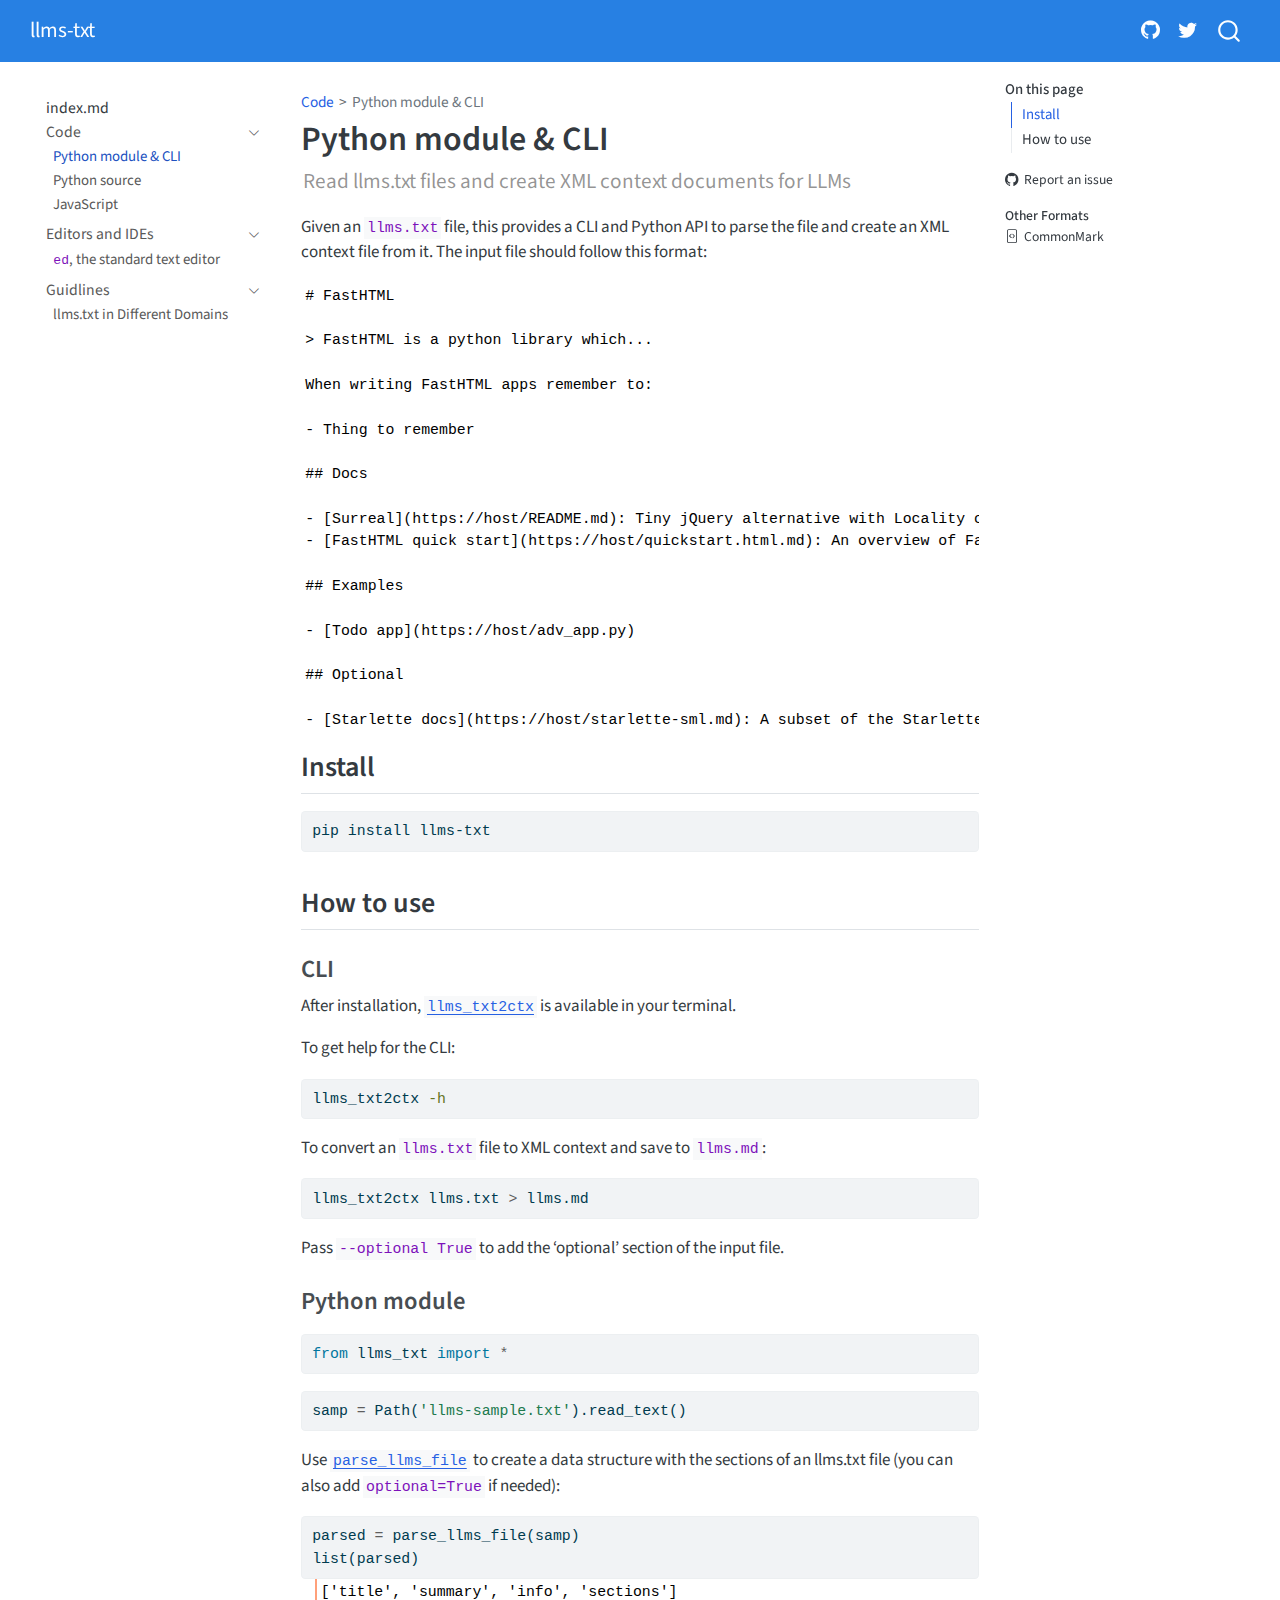
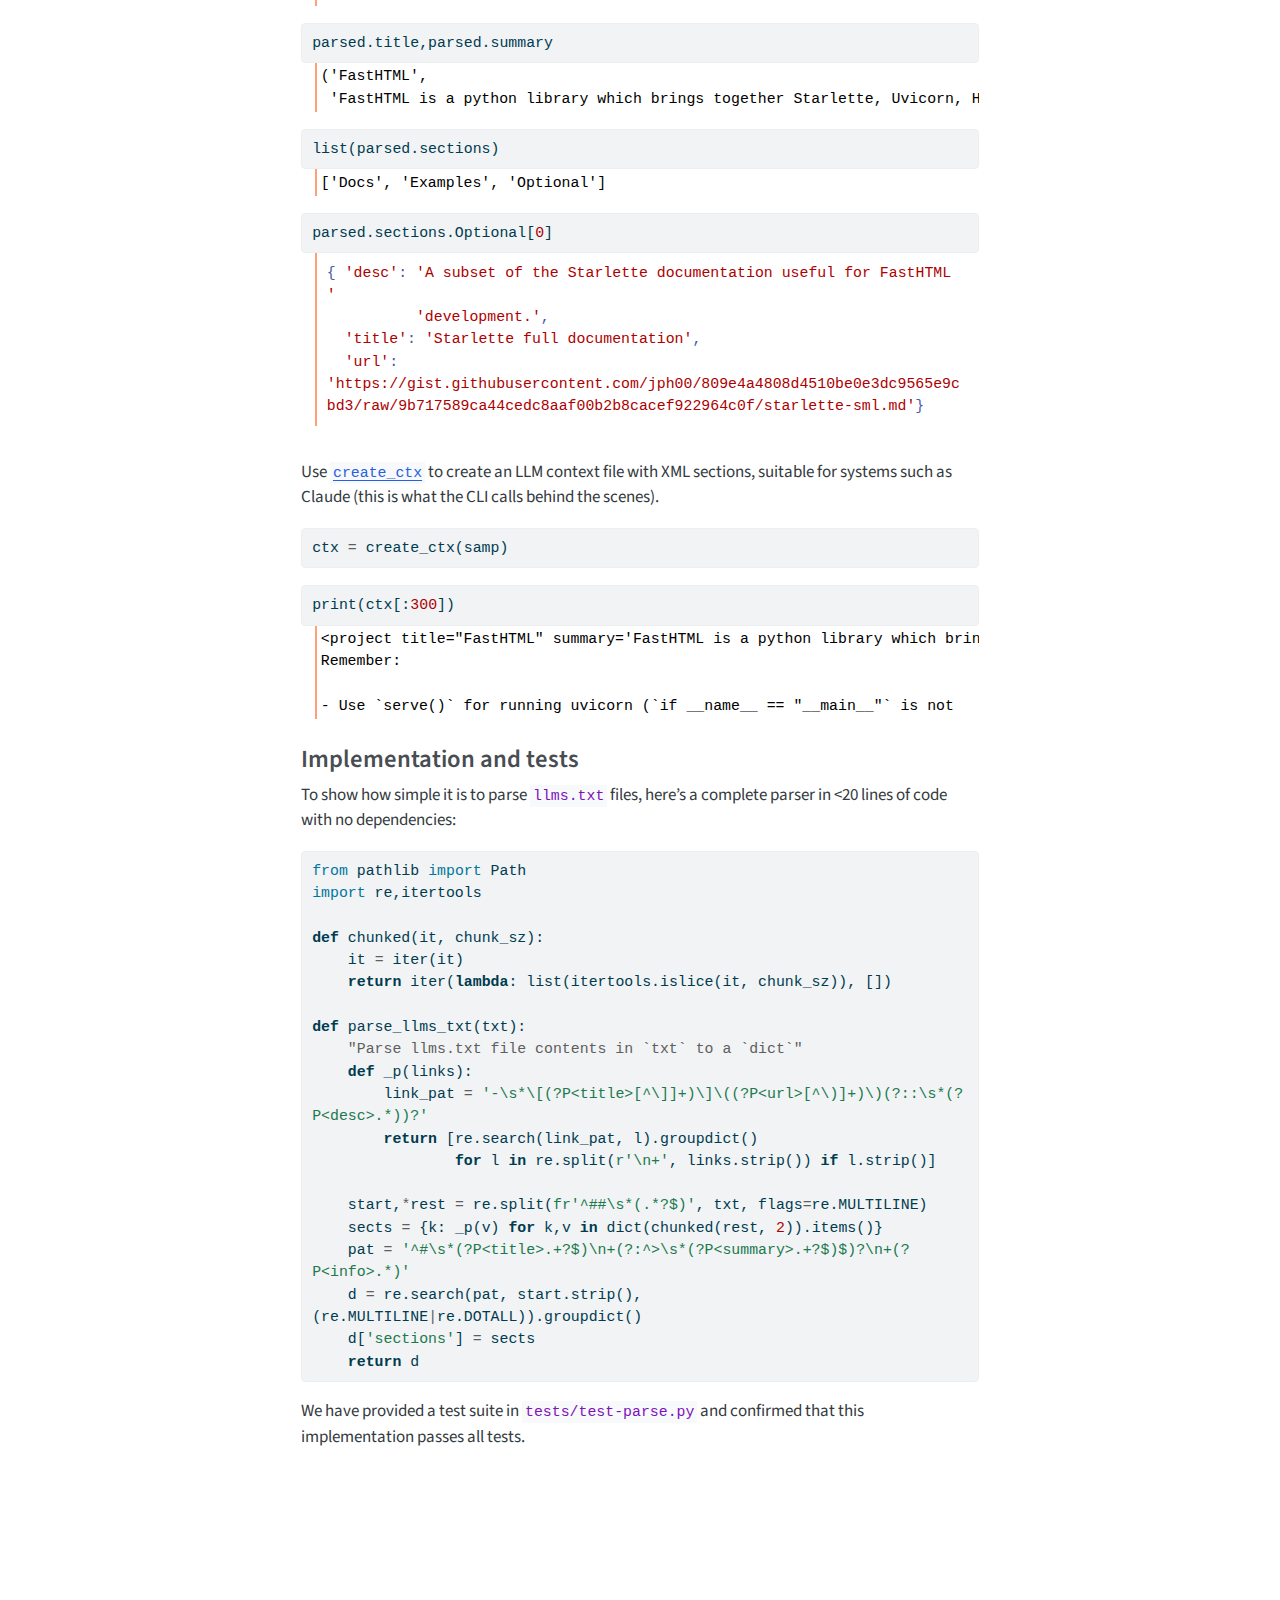
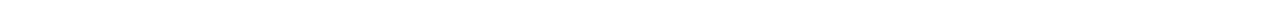
<file: intro.html>
<!DOCTYPE html>
<html xmlns="http://www.w3.org/1999/xhtml" lang="en" xml:lang="en"><head>

<meta charset="utf-8">
<meta name="generator" content="quarto-1.5.57">

<meta name="viewport" content="width=device-width, initial-scale=1.0, user-scalable=yes">

<meta name="description" content="Read llms.txt files and create XML context documents for LLMs">

<title>Python module &amp; CLI – llms-txt</title>
<style>
code{white-space: pre-wrap;}
span.smallcaps{font-variant: small-caps;}
div.columns{display: flex; gap: min(4vw, 1.5em);}
div.column{flex: auto; overflow-x: auto;}
div.hanging-indent{margin-left: 1.5em; text-indent: -1.5em;}
ul.task-list{list-style: none;}
ul.task-list li input[type="checkbox"] {
  width: 0.8em;
  margin: 0 0.8em 0.2em -1em; /* quarto-specific, see https://github.com/quarto-dev/quarto-cli/issues/4556 */ 
  vertical-align: middle;
}
/* CSS for syntax highlighting */
pre > code.sourceCode { white-space: pre; position: relative; }
pre > code.sourceCode > span { line-height: 1.25; }
pre > code.sourceCode > span:empty { height: 1.2em; }
.sourceCode { overflow: visible; }
code.sourceCode > span { color: inherit; text-decoration: inherit; }
div.sourceCode { margin: 1em 0; }
pre.sourceCode { margin: 0; }
@media screen {
div.sourceCode { overflow: auto; }
}
@media print {
pre > code.sourceCode { white-space: pre-wrap; }
pre > code.sourceCode > span { display: inline-block; text-indent: -5em; padding-left: 5em; }
}
pre.numberSource code
  { counter-reset: source-line 0; }
pre.numberSource code > span
  { position: relative; left: -4em; counter-increment: source-line; }
pre.numberSource code > span > a:first-child::before
  { content: counter(source-line);
    position: relative; left: -1em; text-align: right; vertical-align: baseline;
    border: none; display: inline-block;
    -webkit-touch-callout: none; -webkit-user-select: none;
    -khtml-user-select: none; -moz-user-select: none;
    -ms-user-select: none; user-select: none;
    padding: 0 4px; width: 4em;
  }
pre.numberSource { margin-left: 3em;  padding-left: 4px; }
div.sourceCode
  {   }
@media screen {
pre > code.sourceCode > span > a:first-child::before { text-decoration: underline; }
}
</style>


<script src="site_libs/quarto-nav/quarto-nav.js"></script>
<script src="site_libs/quarto-nav/headroom.min.js"></script>
<script src="site_libs/clipboard/clipboard.min.js"></script>
<script src="site_libs/quarto-search/autocomplete.umd.js"></script>
<script src="site_libs/quarto-search/fuse.min.js"></script>
<script src="site_libs/quarto-search/quarto-search.js"></script>
<meta name="quarto:offset" content="./">
<link href="./favicon.ico" rel="icon">
<script src="site_libs/quarto-html/quarto.js"></script>
<script src="site_libs/quarto-html/popper.min.js"></script>
<script src="site_libs/quarto-html/tippy.umd.min.js"></script>
<script src="site_libs/quarto-html/anchor.min.js"></script>
<link href="site_libs/quarto-html/tippy.css" rel="stylesheet">
<link href="site_libs/quarto-html/quarto-syntax-highlighting.css" rel="stylesheet" id="quarto-text-highlighting-styles">
<script src="site_libs/bootstrap/bootstrap.min.js"></script>
<link href="site_libs/bootstrap/bootstrap-icons.css" rel="stylesheet">
<link href="site_libs/bootstrap/bootstrap.min.css" rel="stylesheet" id="quarto-bootstrap" data-mode="light">
<script id="quarto-search-options" type="application/json">{
  "location": "navbar",
  "copy-button": false,
  "collapse-after": 3,
  "panel-placement": "end",
  "type": "overlay",
  "limit": 50,
  "keyboard-shortcut": [
    "f",
    "/",
    "s"
  ],
  "show-item-context": false,
  "language": {
    "search-no-results-text": "No results",
    "search-matching-documents-text": "matching documents",
    "search-copy-link-title": "Copy link to search",
    "search-hide-matches-text": "Hide additional matches",
    "search-more-match-text": "more match in this document",
    "search-more-matches-text": "more matches in this document",
    "search-clear-button-title": "Clear",
    "search-text-placeholder": "",
    "search-detached-cancel-button-title": "Cancel",
    "search-submit-button-title": "Submit",
    "search-label": "Search"
  }
}</script>


<link rel="stylesheet" href="styles.css">
<meta property="og:title" content="Python module &amp; CLI – llms-txt">
<meta property="og:description" content="Read llms.txt files and create XML context documents for LLMs">
<meta property="og:site_name" content="llms-txt">
<meta name="twitter:title" content="Python module &amp; CLI – llms-txt">
<meta name="twitter:description" content="Read llms.txt files and create XML context documents for LLMs">
<meta name="twitter:image" content="https://llmstxt.org/sample.png">
<meta name="twitter:creator" content="@jeremyphoward">
<meta name="twitter:site" content="@answerdotai">
<meta name="twitter:card" content="summary_large_image">
</head>

<body class="nav-sidebar floating nav-fixed">

<div id="quarto-search-results"></div>
  <header id="quarto-header" class="headroom fixed-top">
    <nav class="navbar navbar-expand-lg " data-bs-theme="dark">
      <div class="navbar-container container-fluid">
      <div class="navbar-brand-container mx-auto">
    <a class="navbar-brand" href="./index.html">
    <span class="navbar-title">llms-txt</span>
    </a>
  </div>
            <div id="quarto-search" class="" title="Search"></div>
          <button class="navbar-toggler" type="button" data-bs-toggle="collapse" data-bs-target="#navbarCollapse" aria-controls="navbarCollapse" role="menu" aria-expanded="false" aria-label="Toggle navigation" onclick="if (window.quartoToggleHeadroom) { window.quartoToggleHeadroom(); }">
  <span class="navbar-toggler-icon"></span>
</button>
          <div class="collapse navbar-collapse" id="navbarCollapse">
            <ul class="navbar-nav navbar-nav-scroll ms-auto">
  <li class="nav-item compact">
    <a class="nav-link" href="https://github.com/answerdotai/llms-txt"> <i class="bi bi-github" role="img">
</i> 
<span class="menu-text"></span></a>
  </li>  
  <li class="nav-item compact">
    <a class="nav-link" href="https://x.com/answerdotai"> <i class="bi bi-twitter" role="img" aria-label="Fast.ai Twitter">
</i> 
<span class="menu-text"></span></a>
  </li>  
</ul>
          </div> <!-- /navcollapse -->
            <div class="quarto-navbar-tools">
</div>
      </div> <!-- /container-fluid -->
    </nav>
  <nav class="quarto-secondary-nav">
    <div class="container-fluid d-flex">
      <button type="button" class="quarto-btn-toggle btn" data-bs-toggle="collapse" role="button" data-bs-target=".quarto-sidebar-collapse-item" aria-controls="quarto-sidebar" aria-expanded="false" aria-label="Toggle sidebar navigation" onclick="if (window.quartoToggleHeadroom) { window.quartoToggleHeadroom(); }">
        <i class="bi bi-layout-text-sidebar-reverse"></i>
      </button>
        <nav class="quarto-page-breadcrumbs" aria-label="breadcrumb"><ol class="breadcrumb"><li class="breadcrumb-item"><a href="./intro.html">Code</a></li><li class="breadcrumb-item"><a href="./intro.html">Python module &amp; CLI</a></li></ol></nav>
        <a class="flex-grow-1" role="navigation" data-bs-toggle="collapse" data-bs-target=".quarto-sidebar-collapse-item" aria-controls="quarto-sidebar" aria-expanded="false" aria-label="Toggle sidebar navigation" onclick="if (window.quartoToggleHeadroom) { window.quartoToggleHeadroom(); }">      
        </a>
    </div>
  </nav>
</header>
<!-- content -->
<div id="quarto-content" class="quarto-container page-columns page-rows-contents page-layout-article page-navbar">
<!-- sidebar -->
  <nav id="quarto-sidebar" class="sidebar collapse collapse-horizontal quarto-sidebar-collapse-item sidebar-navigation floating overflow-auto">
    <div class="sidebar-menu-container"> 
    <ul class="list-unstyled mt-1">
        <li class="sidebar-item">
 <span class="menu-text">index.md</span>
  </li>
        <li class="sidebar-item sidebar-item-section">
      <div class="sidebar-item-container"> 
            <a class="sidebar-item-text sidebar-link text-start" data-bs-toggle="collapse" data-bs-target="#quarto-sidebar-section-1" role="navigation" aria-expanded="true">
 <span class="menu-text">Code</span></a>
          <a class="sidebar-item-toggle text-start" data-bs-toggle="collapse" data-bs-target="#quarto-sidebar-section-1" role="navigation" aria-expanded="true" aria-label="Toggle section">
            <i class="bi bi-chevron-right ms-2"></i>
          </a> 
      </div>
      <ul id="quarto-sidebar-section-1" class="collapse list-unstyled sidebar-section depth1 show">  
          <li class="sidebar-item">
  <div class="sidebar-item-container"> 
  <a href="./intro.html" class="sidebar-item-text sidebar-link active">
 <span class="menu-text">Python module &amp; CLI</span></a>
  </div>
</li>
          <li class="sidebar-item">
  <div class="sidebar-item-container"> 
  <a href="./core.html" class="sidebar-item-text sidebar-link">
 <span class="menu-text">Python source</span></a>
  </div>
</li>
          <li class="sidebar-item">
  <div class="sidebar-item-container"> 
  <a href="./llmstxt-js.html" class="sidebar-item-text sidebar-link">
 <span class="menu-text">JavaScript</span></a>
  </div>
</li>
      </ul>
  </li>
        <li class="sidebar-item sidebar-item-section">
      <div class="sidebar-item-container"> 
            <a class="sidebar-item-text sidebar-link text-start" data-bs-toggle="collapse" data-bs-target="#quarto-sidebar-section-2" role="navigation" aria-expanded="true">
 <span class="menu-text">Editors and IDEs</span></a>
          <a class="sidebar-item-toggle text-start" data-bs-toggle="collapse" data-bs-target="#quarto-sidebar-section-2" role="navigation" aria-expanded="true" aria-label="Toggle section">
            <i class="bi bi-chevron-right ms-2"></i>
          </a> 
      </div>
      <ul id="quarto-sidebar-section-2" class="collapse list-unstyled sidebar-section depth1 show">  
          <li class="sidebar-item">
  <div class="sidebar-item-container"> 
  <a href="./ed.html" class="sidebar-item-text sidebar-link">
 <span class="menu-text"><code>ed</code>, the standard text editor</span></a>
  </div>
</li>
      </ul>
  </li>
        <li class="sidebar-item sidebar-item-section">
      <div class="sidebar-item-container"> 
            <a class="sidebar-item-text sidebar-link text-start" data-bs-toggle="collapse" data-bs-target="#quarto-sidebar-section-3" role="navigation" aria-expanded="true">
 <span class="menu-text">Guidlines</span></a>
          <a class="sidebar-item-toggle text-start" data-bs-toggle="collapse" data-bs-target="#quarto-sidebar-section-3" role="navigation" aria-expanded="true" aria-label="Toggle section">
            <i class="bi bi-chevron-right ms-2"></i>
          </a> 
      </div>
      <ul id="quarto-sidebar-section-3" class="collapse list-unstyled sidebar-section depth1 show">  
          <li class="sidebar-item">
  <div class="sidebar-item-container"> 
  <a href="./domains.html" class="sidebar-item-text sidebar-link">
 <span class="menu-text">llms.txt in Different Domains</span></a>
  </div>
</li>
      </ul>
  </li>
    </ul>
    </div>
</nav>
<div id="quarto-sidebar-glass" class="quarto-sidebar-collapse-item" data-bs-toggle="collapse" data-bs-target=".quarto-sidebar-collapse-item"></div>
<!-- margin-sidebar -->
    <div id="quarto-margin-sidebar" class="sidebar margin-sidebar">
        <nav id="TOC" role="doc-toc" class="toc-active">
    <h2 id="toc-title">On this page</h2>
   
  <ul>
  <li><a href="#install" id="toc-install" class="nav-link active" data-scroll-target="#install">Install</a></li>
  <li><a href="#how-to-use" id="toc-how-to-use" class="nav-link" data-scroll-target="#how-to-use">How to use</a>
  <ul class="collapse">
  <li><a href="#cli" id="toc-cli" class="nav-link" data-scroll-target="#cli">CLI</a></li>
  <li><a href="#python-module" id="toc-python-module" class="nav-link" data-scroll-target="#python-module">Python module</a></li>
  <li><a href="#implementation-and-tests" id="toc-implementation-and-tests" class="nav-link" data-scroll-target="#implementation-and-tests">Implementation and tests</a></li>
  </ul></li>
  </ul>
<div class="toc-actions"><ul><li><a href="https://github.com/AnswerDotAI/llms-txt/issues/new" class="toc-action"><i class="bi bi-github"></i>Report an issue</a></li></ul></div><div class="quarto-alternate-formats"><h2>Other Formats</h2><ul><li><a href="intro.html.md"><i class="bi bi-file-code"></i>CommonMark</a></li></ul></div></nav>
    </div>
<!-- main -->
<main class="content" id="quarto-document-content">

<header id="title-block-header" class="quarto-title-block default"><nav class="quarto-page-breadcrumbs quarto-title-breadcrumbs d-none d-lg-block" aria-label="breadcrumb"><ol class="breadcrumb"><li class="breadcrumb-item"><a href="./intro.html">Code</a></li><li class="breadcrumb-item"><a href="./intro.html">Python module &amp; CLI</a></li></ol></nav>
<div class="quarto-title">
<h1 class="title">Python module &amp; CLI</h1>
</div>

<div>
  <div class="description">
    Read llms.txt files and create XML context documents for LLMs
  </div>
</div>


<div class="quarto-title-meta">

    
  
    
  </div>
  


</header>


<!-- WARNING: THIS FILE WAS AUTOGENERATED! DO NOT EDIT! -->
<p>Given an <code>llms.txt</code> file, this provides a CLI and Python API to parse the file and create an XML context file from it. The input file should follow this format:</p>
<pre><code># FastHTML

&gt; FastHTML is a python library which...

When writing FastHTML apps remember to:

- Thing to remember

## Docs

- [Surreal](https://host/README.md): Tiny jQuery alternative with Locality of Behavior
- [FastHTML quick start](https://host/quickstart.html.md): An overview of FastHTML features

## Examples

- [Todo app](https://host/adv_app.py)

## Optional

- [Starlette docs](https://host/starlette-sml.md): A subset of the Starlette docs</code></pre>
<section id="install" class="level2">
<h2 class="anchored" data-anchor-id="install">Install</h2>
<div class="sourceCode" id="cb2"><pre class="sourceCode sh code-with-copy"><code class="sourceCode bash"><span id="cb2-1"><a href="#cb2-1" aria-hidden="true" tabindex="-1"></a><span class="ex">pip</span> install llms-txt</span></code><button title="Copy to Clipboard" class="code-copy-button"><i class="bi"></i></button></pre></div>
</section>
<section id="how-to-use" class="level2">
<h2 class="anchored" data-anchor-id="how-to-use">How to use</h2>
<section id="cli" class="level3">
<h3 class="anchored" data-anchor-id="cli">CLI</h3>
<p>After installation, <a href="https://llmstxt.org/core.html#llms_txt2ctx"><code>llms_txt2ctx</code></a> is available in your terminal.</p>
<p>To get help for the CLI:</p>
<div class="sourceCode" id="cb3"><pre class="sourceCode sh code-with-copy"><code class="sourceCode bash"><span id="cb3-1"><a href="#cb3-1" aria-hidden="true" tabindex="-1"></a><span class="ex">llms_txt2ctx</span> <span class="at">-h</span></span></code><button title="Copy to Clipboard" class="code-copy-button"><i class="bi"></i></button></pre></div>
<p>To convert an <code>llms.txt</code> file to XML context and save to <code>llms.md</code>:</p>
<div class="sourceCode" id="cb4"><pre class="sourceCode sh code-with-copy"><code class="sourceCode bash"><span id="cb4-1"><a href="#cb4-1" aria-hidden="true" tabindex="-1"></a><span class="ex">llms_txt2ctx</span> llms.txt <span class="op">&gt;</span> llms.md</span></code><button title="Copy to Clipboard" class="code-copy-button"><i class="bi"></i></button></pre></div>
<p>Pass <code>--optional True</code> to add the ‘optional’ section of the input file.</p>
</section>
<section id="python-module" class="level3">
<h3 class="anchored" data-anchor-id="python-module">Python module</h3>
<div id="cell-9" class="cell">
<div class="sourceCode cell-code" id="cb5"><pre class="sourceCode python code-with-copy"><code class="sourceCode python"><span id="cb5-1"><a href="#cb5-1" aria-hidden="true" tabindex="-1"></a><span class="im">from</span> llms_txt <span class="im">import</span> <span class="op">*</span></span></code><button title="Copy to Clipboard" class="code-copy-button"><i class="bi"></i></button></pre></div>
</div>
<div id="cell-10" class="cell">
<div class="sourceCode cell-code" id="cb6"><pre class="sourceCode python code-with-copy"><code class="sourceCode python"><span id="cb6-1"><a href="#cb6-1" aria-hidden="true" tabindex="-1"></a>samp <span class="op">=</span> Path(<span class="st">'llms-sample.txt'</span>).read_text()</span></code><button title="Copy to Clipboard" class="code-copy-button"><i class="bi"></i></button></pre></div>
</div>
<p>Use <a href="https://llmstxt.org/core.html#parse_llms_file"><code>parse_llms_file</code></a> to create a data structure with the sections of an llms.txt file (you can also add <code>optional=True</code> if needed):</p>
<div id="cell-12" class="cell">
<div class="sourceCode cell-code" id="cb7"><pre class="sourceCode python code-with-copy"><code class="sourceCode python"><span id="cb7-1"><a href="#cb7-1" aria-hidden="true" tabindex="-1"></a>parsed <span class="op">=</span> parse_llms_file(samp)</span>
<span id="cb7-2"><a href="#cb7-2" aria-hidden="true" tabindex="-1"></a><span class="bu">list</span>(parsed)</span></code><button title="Copy to Clipboard" class="code-copy-button"><i class="bi"></i></button></pre></div>
<div class="cell-output cell-output-display">
<pre><code>['title', 'summary', 'info', 'sections']</code></pre>
</div>
</div>
<div id="cell-13" class="cell">
<div class="sourceCode cell-code" id="cb9"><pre class="sourceCode python code-with-copy"><code class="sourceCode python"><span id="cb9-1"><a href="#cb9-1" aria-hidden="true" tabindex="-1"></a>parsed.title,parsed.summary</span></code><button title="Copy to Clipboard" class="code-copy-button"><i class="bi"></i></button></pre></div>
<div class="cell-output cell-output-display">
<pre><code>('FastHTML',
 'FastHTML is a python library which brings together Starlette, Uvicorn, HTMX, and fastcore\'s `FT` "FastTags" into a library for creating server-rendered hypermedia applications.')</code></pre>
</div>
</div>
<div id="cell-14" class="cell">
<div class="sourceCode cell-code" id="cb11"><pre class="sourceCode python code-with-copy"><code class="sourceCode python"><span id="cb11-1"><a href="#cb11-1" aria-hidden="true" tabindex="-1"></a><span class="bu">list</span>(parsed.sections)</span></code><button title="Copy to Clipboard" class="code-copy-button"><i class="bi"></i></button></pre></div>
<div class="cell-output cell-output-display">
<pre><code>['Docs', 'Examples', 'Optional']</code></pre>
</div>
</div>
<div id="cell-15" class="cell">
<div class="sourceCode cell-code" id="cb13"><pre class="sourceCode python code-with-copy"><code class="sourceCode python"><span id="cb13-1"><a href="#cb13-1" aria-hidden="true" tabindex="-1"></a>parsed.sections.Optional[<span class="dv">0</span>]</span></code><button title="Copy to Clipboard" class="code-copy-button"><i class="bi"></i></button></pre></div>
<div class="cell-output cell-output-display cell-output-markdown">
<div class="sourceCode" id="cb14"><pre class="sourceCode json code-with-copy"><code class="sourceCode json"><span id="cb14-1"><a href="#cb14-1" aria-hidden="true" tabindex="-1"></a><span class="fu">{</span> <span class="er">'desc'</span><span class="fu">:</span> <span class="er">'A</span> <span class="er">subset</span> <span class="er">of</span> <span class="er">the</span> <span class="er">Starlette</span> <span class="er">documentation</span> <span class="er">useful</span> <span class="er">for</span> <span class="er">FastHTML</span> <span class="er">'</span></span>
<span id="cb14-2"><a href="#cb14-2" aria-hidden="true" tabindex="-1"></a>          <span class="er">'development.'</span><span class="fu">,</span></span>
<span id="cb14-3"><a href="#cb14-3" aria-hidden="true" tabindex="-1"></a>  <span class="er">'title'</span><span class="fu">:</span> <span class="er">'Starlette</span> <span class="er">full</span> <span class="er">documentation'</span><span class="fu">,</span></span>
<span id="cb14-4"><a href="#cb14-4" aria-hidden="true" tabindex="-1"></a>  <span class="er">'url'</span><span class="fu">:</span> <span class="er">'https://gist.githubusercontent.com/jph00/</span><span class="dv">809e4</span><span class="er">a4808d4510be0e3dc9565e9cbd3/raw/</span><span class="dv">9</span><span class="er">b717589ca44cedc8aaf00b2b8cacef922964c0f/starlette-sml.md'</span><span class="fu">}</span></span></code><button title="Copy to Clipboard" class="code-copy-button"><i class="bi"></i></button></pre></div>
</div>
</div>
<p>Use <a href="https://llmstxt.org/core.html#create_ctx"><code>create_ctx</code></a> to create an LLM context file with XML sections, suitable for systems such as Claude (this is what the CLI calls behind the scenes).</p>
<div id="cell-17" class="cell">
<div class="sourceCode cell-code" id="cb15"><pre class="sourceCode python code-with-copy"><code class="sourceCode python"><span id="cb15-1"><a href="#cb15-1" aria-hidden="true" tabindex="-1"></a>ctx <span class="op">=</span> create_ctx(samp)</span></code><button title="Copy to Clipboard" class="code-copy-button"><i class="bi"></i></button></pre></div>
</div>
<div id="cell-18" class="cell">
<div class="sourceCode cell-code" id="cb16"><pre class="sourceCode python code-with-copy"><code class="sourceCode python"><span id="cb16-1"><a href="#cb16-1" aria-hidden="true" tabindex="-1"></a><span class="bu">print</span>(ctx[:<span class="dv">300</span>])</span></code><button title="Copy to Clipboard" class="code-copy-button"><i class="bi"></i></button></pre></div>
<div class="cell-output cell-output-stdout">
<pre><code>&lt;project title="FastHTML" summary='FastHTML is a python library which brings together Starlette, Uvicorn, HTMX, and fastcore&amp;#39;s `FT` "FastTags" into a library for creating server-rendered hypermedia applications.'&gt;
Remember:

- Use `serve()` for running uvicorn (`if __name__ == "__main__"` is not</code></pre>
</div>
</div>
</section>
<section id="implementation-and-tests" class="level3">
<h3 class="anchored" data-anchor-id="implementation-and-tests">Implementation and tests</h3>
<p>To show how simple it is to parse <code>llms.txt</code> files, here’s a complete parser in &lt;20 lines of code with no dependencies:</p>
<div class="sourceCode" id="cb18"><pre class="sourceCode python code-with-copy"><code class="sourceCode python"><span id="cb18-1"><a href="#cb18-1" aria-hidden="true" tabindex="-1"></a><span class="im">from</span> pathlib <span class="im">import</span> Path</span>
<span id="cb18-2"><a href="#cb18-2" aria-hidden="true" tabindex="-1"></a><span class="im">import</span> re,itertools</span>
<span id="cb18-3"><a href="#cb18-3" aria-hidden="true" tabindex="-1"></a></span>
<span id="cb18-4"><a href="#cb18-4" aria-hidden="true" tabindex="-1"></a><span class="kw">def</span> chunked(it, chunk_sz):</span>
<span id="cb18-5"><a href="#cb18-5" aria-hidden="true" tabindex="-1"></a>    it <span class="op">=</span> <span class="bu">iter</span>(it)</span>
<span id="cb18-6"><a href="#cb18-6" aria-hidden="true" tabindex="-1"></a>    <span class="cf">return</span> <span class="bu">iter</span>(<span class="kw">lambda</span>: <span class="bu">list</span>(itertools.islice(it, chunk_sz)), [])</span>
<span id="cb18-7"><a href="#cb18-7" aria-hidden="true" tabindex="-1"></a></span>
<span id="cb18-8"><a href="#cb18-8" aria-hidden="true" tabindex="-1"></a><span class="kw">def</span> parse_llms_txt(txt):</span>
<span id="cb18-9"><a href="#cb18-9" aria-hidden="true" tabindex="-1"></a>    <span class="co">"Parse llms.txt file contents in `txt` to a `dict`"</span></span>
<span id="cb18-10"><a href="#cb18-10" aria-hidden="true" tabindex="-1"></a>    <span class="kw">def</span> _p(links):</span>
<span id="cb18-11"><a href="#cb18-11" aria-hidden="true" tabindex="-1"></a>        link_pat <span class="op">=</span> <span class="st">'-\s*\[(?P&lt;title&gt;[^\]]+)\]\((?P&lt;url&gt;[^\)]+)\)(?::\s*(?P&lt;desc&gt;.*))?'</span></span>
<span id="cb18-12"><a href="#cb18-12" aria-hidden="true" tabindex="-1"></a>        <span class="cf">return</span> [re.search(link_pat, l).groupdict()</span>
<span id="cb18-13"><a href="#cb18-13" aria-hidden="true" tabindex="-1"></a>                <span class="cf">for</span> l <span class="kw">in</span> re.split(<span class="vs">r'\n+'</span>, links.strip()) <span class="cf">if</span> l.strip()]</span>
<span id="cb18-14"><a href="#cb18-14" aria-hidden="true" tabindex="-1"></a></span>
<span id="cb18-15"><a href="#cb18-15" aria-hidden="true" tabindex="-1"></a>    start,<span class="op">*</span>rest <span class="op">=</span> re.split(<span class="vs">fr'^##\s*(.*?$)'</span>, txt, flags<span class="op">=</span>re.MULTILINE)</span>
<span id="cb18-16"><a href="#cb18-16" aria-hidden="true" tabindex="-1"></a>    sects <span class="op">=</span> {k: _p(v) <span class="cf">for</span> k,v <span class="kw">in</span> <span class="bu">dict</span>(chunked(rest, <span class="dv">2</span>)).items()}</span>
<span id="cb18-17"><a href="#cb18-17" aria-hidden="true" tabindex="-1"></a>    pat <span class="op">=</span> <span class="st">'^#\s*(?P&lt;title&gt;.+?$)</span><span class="ch">\n</span><span class="st">+(?:^&gt;\s*(?P&lt;summary&gt;.+?$)$)?</span><span class="ch">\n</span><span class="st">+(?P&lt;info&gt;.*)'</span></span>
<span id="cb18-18"><a href="#cb18-18" aria-hidden="true" tabindex="-1"></a>    d <span class="op">=</span> re.search(pat, start.strip(), (re.MULTILINE<span class="op">|</span>re.DOTALL)).groupdict()</span>
<span id="cb18-19"><a href="#cb18-19" aria-hidden="true" tabindex="-1"></a>    d[<span class="st">'sections'</span>] <span class="op">=</span> sects</span>
<span id="cb18-20"><a href="#cb18-20" aria-hidden="true" tabindex="-1"></a>    <span class="cf">return</span> d</span></code><button title="Copy to Clipboard" class="code-copy-button"><i class="bi"></i></button></pre></div>
<p>We have provided a test suite in <code>tests/test-parse.py</code> and confirmed that this implementation passes all tests.</p>


</section>
</section>

</main> <!-- /main -->
<script id="quarto-html-after-body" type="application/javascript">
window.document.addEventListener("DOMContentLoaded", function (event) {
  const toggleBodyColorMode = (bsSheetEl) => {
    const mode = bsSheetEl.getAttribute("data-mode");
    const bodyEl = window.document.querySelector("body");
    if (mode === "dark") {
      bodyEl.classList.add("quarto-dark");
      bodyEl.classList.remove("quarto-light");
    } else {
      bodyEl.classList.add("quarto-light");
      bodyEl.classList.remove("quarto-dark");
    }
  }
  const toggleBodyColorPrimary = () => {
    const bsSheetEl = window.document.querySelector("link#quarto-bootstrap");
    if (bsSheetEl) {
      toggleBodyColorMode(bsSheetEl);
    }
  }
  toggleBodyColorPrimary();  
  const icon = "";
  const anchorJS = new window.AnchorJS();
  anchorJS.options = {
    placement: 'right',
    icon: icon
  };
  anchorJS.add('.anchored');
  const isCodeAnnotation = (el) => {
    for (const clz of el.classList) {
      if (clz.startsWith('code-annotation-')) {                     
        return true;
      }
    }
    return false;
  }
  const onCopySuccess = function(e) {
    // button target
    const button = e.trigger;
    // don't keep focus
    button.blur();
    // flash "checked"
    button.classList.add('code-copy-button-checked');
    var currentTitle = button.getAttribute("title");
    button.setAttribute("title", "Copied!");
    let tooltip;
    if (window.bootstrap) {
      button.setAttribute("data-bs-toggle", "tooltip");
      button.setAttribute("data-bs-placement", "left");
      button.setAttribute("data-bs-title", "Copied!");
      tooltip = new bootstrap.Tooltip(button, 
        { trigger: "manual", 
          customClass: "code-copy-button-tooltip",
          offset: [0, -8]});
      tooltip.show();    
    }
    setTimeout(function() {
      if (tooltip) {
        tooltip.hide();
        button.removeAttribute("data-bs-title");
        button.removeAttribute("data-bs-toggle");
        button.removeAttribute("data-bs-placement");
      }
      button.setAttribute("title", currentTitle);
      button.classList.remove('code-copy-button-checked');
    }, 1000);
    // clear code selection
    e.clearSelection();
  }
  const getTextToCopy = function(trigger) {
      const codeEl = trigger.previousElementSibling.cloneNode(true);
      for (const childEl of codeEl.children) {
        if (isCodeAnnotation(childEl)) {
          childEl.remove();
        }
      }
      return codeEl.innerText;
  }
  const clipboard = new window.ClipboardJS('.code-copy-button:not([data-in-quarto-modal])', {
    text: getTextToCopy
  });
  clipboard.on('success', onCopySuccess);
  if (window.document.getElementById('quarto-embedded-source-code-modal')) {
    // For code content inside modals, clipBoardJS needs to be initialized with a container option
    // TODO: Check when it could be a function (https://github.com/zenorocha/clipboard.js/issues/860)
    const clipboardModal = new window.ClipboardJS('.code-copy-button[data-in-quarto-modal]', {
      text: getTextToCopy,
      container: window.document.getElementById('quarto-embedded-source-code-modal')
    });
    clipboardModal.on('success', onCopySuccess);
  }
    var localhostRegex = new RegExp(/^(?:http|https):\/\/localhost\:?[0-9]*\//);
    var mailtoRegex = new RegExp(/^mailto:/);
      var filterRegex = new RegExp("https:\/\/llmstxt\.org\/");
    var isInternal = (href) => {
        return filterRegex.test(href) || localhostRegex.test(href) || mailtoRegex.test(href);
    }
    // Inspect non-navigation links and adorn them if external
 	var links = window.document.querySelectorAll('a[href]:not(.nav-link):not(.navbar-brand):not(.toc-action):not(.sidebar-link):not(.sidebar-item-toggle):not(.pagination-link):not(.no-external):not([aria-hidden]):not(.dropdown-item):not(.quarto-navigation-tool):not(.about-link)');
    for (var i=0; i<links.length; i++) {
      const link = links[i];
      if (!isInternal(link.href)) {
        // undo the damage that might have been done by quarto-nav.js in the case of
        // links that we want to consider external
        if (link.dataset.originalHref !== undefined) {
          link.href = link.dataset.originalHref;
        }
      }
    }
  function tippyHover(el, contentFn, onTriggerFn, onUntriggerFn) {
    const config = {
      allowHTML: true,
      maxWidth: 500,
      delay: 100,
      arrow: false,
      appendTo: function(el) {
          return el.parentElement;
      },
      interactive: true,
      interactiveBorder: 10,
      theme: 'quarto',
      placement: 'bottom-start',
    };
    if (contentFn) {
      config.content = contentFn;
    }
    if (onTriggerFn) {
      config.onTrigger = onTriggerFn;
    }
    if (onUntriggerFn) {
      config.onUntrigger = onUntriggerFn;
    }
    window.tippy(el, config); 
  }
  const noterefs = window.document.querySelectorAll('a[role="doc-noteref"]');
  for (var i=0; i<noterefs.length; i++) {
    const ref = noterefs[i];
    tippyHover(ref, function() {
      // use id or data attribute instead here
      let href = ref.getAttribute('data-footnote-href') || ref.getAttribute('href');
      try { href = new URL(href).hash; } catch {}
      const id = href.replace(/^#\/?/, "");
      const note = window.document.getElementById(id);
      if (note) {
        return note.innerHTML;
      } else {
        return "";
      }
    });
  }
  const xrefs = window.document.querySelectorAll('a.quarto-xref');
  const processXRef = (id, note) => {
    // Strip column container classes
    const stripColumnClz = (el) => {
      el.classList.remove("page-full", "page-columns");
      if (el.children) {
        for (const child of el.children) {
          stripColumnClz(child);
        }
      }
    }
    stripColumnClz(note)
    if (id === null || id.startsWith('sec-')) {
      // Special case sections, only their first couple elements
      const container = document.createElement("div");
      if (note.children && note.children.length > 2) {
        container.appendChild(note.children[0].cloneNode(true));
        for (let i = 1; i < note.children.length; i++) {
          const child = note.children[i];
          if (child.tagName === "P" && child.innerText === "") {
            continue;
          } else {
            container.appendChild(child.cloneNode(true));
            break;
          }
        }
        if (window.Quarto?.typesetMath) {
          window.Quarto.typesetMath(container);
        }
        return container.innerHTML
      } else {
        if (window.Quarto?.typesetMath) {
          window.Quarto.typesetMath(note);
        }
        return note.innerHTML;
      }
    } else {
      // Remove any anchor links if they are present
      const anchorLink = note.querySelector('a.anchorjs-link');
      if (anchorLink) {
        anchorLink.remove();
      }
      if (window.Quarto?.typesetMath) {
        window.Quarto.typesetMath(note);
      }
      // TODO in 1.5, we should make sure this works without a callout special case
      if (note.classList.contains("callout")) {
        return note.outerHTML;
      } else {
        return note.innerHTML;
      }
    }
  }
  for (var i=0; i<xrefs.length; i++) {
    const xref = xrefs[i];
    tippyHover(xref, undefined, function(instance) {
      instance.disable();
      let url = xref.getAttribute('href');
      let hash = undefined; 
      if (url.startsWith('#')) {
        hash = url;
      } else {
        try { hash = new URL(url).hash; } catch {}
      }
      if (hash) {
        const id = hash.replace(/^#\/?/, "");
        const note = window.document.getElementById(id);
        if (note !== null) {
          try {
            const html = processXRef(id, note.cloneNode(true));
            instance.setContent(html);
          } finally {
            instance.enable();
            instance.show();
          }
        } else {
          // See if we can fetch this
          fetch(url.split('#')[0])
          .then(res => res.text())
          .then(html => {
            const parser = new DOMParser();
            const htmlDoc = parser.parseFromString(html, "text/html");
            const note = htmlDoc.getElementById(id);
            if (note !== null) {
              const html = processXRef(id, note);
              instance.setContent(html);
            } 
          }).finally(() => {
            instance.enable();
            instance.show();
          });
        }
      } else {
        // See if we can fetch a full url (with no hash to target)
        // This is a special case and we should probably do some content thinning / targeting
        fetch(url)
        .then(res => res.text())
        .then(html => {
          const parser = new DOMParser();
          const htmlDoc = parser.parseFromString(html, "text/html");
          const note = htmlDoc.querySelector('main.content');
          if (note !== null) {
            // This should only happen for chapter cross references
            // (since there is no id in the URL)
            // remove the first header
            if (note.children.length > 0 && note.children[0].tagName === "HEADER") {
              note.children[0].remove();
            }
            const html = processXRef(null, note);
            instance.setContent(html);
          } 
        }).finally(() => {
          instance.enable();
          instance.show();
        });
      }
    }, function(instance) {
    });
  }
      let selectedAnnoteEl;
      const selectorForAnnotation = ( cell, annotation) => {
        let cellAttr = 'data-code-cell="' + cell + '"';
        let lineAttr = 'data-code-annotation="' +  annotation + '"';
        const selector = 'span[' + cellAttr + '][' + lineAttr + ']';
        return selector;
      }
      const selectCodeLines = (annoteEl) => {
        const doc = window.document;
        const targetCell = annoteEl.getAttribute("data-target-cell");
        const targetAnnotation = annoteEl.getAttribute("data-target-annotation");
        const annoteSpan = window.document.querySelector(selectorForAnnotation(targetCell, targetAnnotation));
        const lines = annoteSpan.getAttribute("data-code-lines").split(",");
        const lineIds = lines.map((line) => {
          return targetCell + "-" + line;
        })
        let top = null;
        let height = null;
        let parent = null;
        if (lineIds.length > 0) {
            //compute the position of the single el (top and bottom and make a div)
            const el = window.document.getElementById(lineIds[0]);
            top = el.offsetTop;
            height = el.offsetHeight;
            parent = el.parentElement.parentElement;
          if (lineIds.length > 1) {
            const lastEl = window.document.getElementById(lineIds[lineIds.length - 1]);
            const bottom = lastEl.offsetTop + lastEl.offsetHeight;
            height = bottom - top;
          }
          if (top !== null && height !== null && parent !== null) {
            // cook up a div (if necessary) and position it 
            let div = window.document.getElementById("code-annotation-line-highlight");
            if (div === null) {
              div = window.document.createElement("div");
              div.setAttribute("id", "code-annotation-line-highlight");
              div.style.position = 'absolute';
              parent.appendChild(div);
            }
            div.style.top = top - 2 + "px";
            div.style.height = height + 4 + "px";
            div.style.left = 0;
            let gutterDiv = window.document.getElementById("code-annotation-line-highlight-gutter");
            if (gutterDiv === null) {
              gutterDiv = window.document.createElement("div");
              gutterDiv.setAttribute("id", "code-annotation-line-highlight-gutter");
              gutterDiv.style.position = 'absolute';
              const codeCell = window.document.getElementById(targetCell);
              const gutter = codeCell.querySelector('.code-annotation-gutter');
              gutter.appendChild(gutterDiv);
            }
            gutterDiv.style.top = top - 2 + "px";
            gutterDiv.style.height = height + 4 + "px";
          }
          selectedAnnoteEl = annoteEl;
        }
      };
      const unselectCodeLines = () => {
        const elementsIds = ["code-annotation-line-highlight", "code-annotation-line-highlight-gutter"];
        elementsIds.forEach((elId) => {
          const div = window.document.getElementById(elId);
          if (div) {
            div.remove();
          }
        });
        selectedAnnoteEl = undefined;
      };
        // Handle positioning of the toggle
    window.addEventListener(
      "resize",
      throttle(() => {
        elRect = undefined;
        if (selectedAnnoteEl) {
          selectCodeLines(selectedAnnoteEl);
        }
      }, 10)
    );
    function throttle(fn, ms) {
    let throttle = false;
    let timer;
      return (...args) => {
        if(!throttle) { // first call gets through
            fn.apply(this, args);
            throttle = true;
        } else { // all the others get throttled
            if(timer) clearTimeout(timer); // cancel #2
            timer = setTimeout(() => {
              fn.apply(this, args);
              timer = throttle = false;
            }, ms);
        }
      };
    }
      // Attach click handler to the DT
      const annoteDls = window.document.querySelectorAll('dt[data-target-cell]');
      for (const annoteDlNode of annoteDls) {
        annoteDlNode.addEventListener('click', (event) => {
          const clickedEl = event.target;
          if (clickedEl !== selectedAnnoteEl) {
            unselectCodeLines();
            const activeEl = window.document.querySelector('dt[data-target-cell].code-annotation-active');
            if (activeEl) {
              activeEl.classList.remove('code-annotation-active');
            }
            selectCodeLines(clickedEl);
            clickedEl.classList.add('code-annotation-active');
          } else {
            // Unselect the line
            unselectCodeLines();
            clickedEl.classList.remove('code-annotation-active');
          }
        });
      }
  const findCites = (el) => {
    const parentEl = el.parentElement;
    if (parentEl) {
      const cites = parentEl.dataset.cites;
      if (cites) {
        return {
          el,
          cites: cites.split(' ')
        };
      } else {
        return findCites(el.parentElement)
      }
    } else {
      return undefined;
    }
  };
  var bibliorefs = window.document.querySelectorAll('a[role="doc-biblioref"]');
  for (var i=0; i<bibliorefs.length; i++) {
    const ref = bibliorefs[i];
    const citeInfo = findCites(ref);
    if (citeInfo) {
      tippyHover(citeInfo.el, function() {
        var popup = window.document.createElement('div');
        citeInfo.cites.forEach(function(cite) {
          var citeDiv = window.document.createElement('div');
          citeDiv.classList.add('hanging-indent');
          citeDiv.classList.add('csl-entry');
          var biblioDiv = window.document.getElementById('ref-' + cite);
          if (biblioDiv) {
            citeDiv.innerHTML = biblioDiv.innerHTML;
          }
          popup.appendChild(citeDiv);
        });
        return popup.innerHTML;
      });
    }
  }
});
</script>
</div> <!-- /content -->




<footer class="footer"><div class="nav-footer"><div class="nav-footer-center"><div class="toc-actions d-sm-block d-md-none"><ul><li><a href="https://github.com/AnswerDotAI/llms-txt/issues/new" class="toc-action"><i class="bi bi-github"></i>Report an issue</a></li></ul></div></div></div></footer></body></html>
</file>
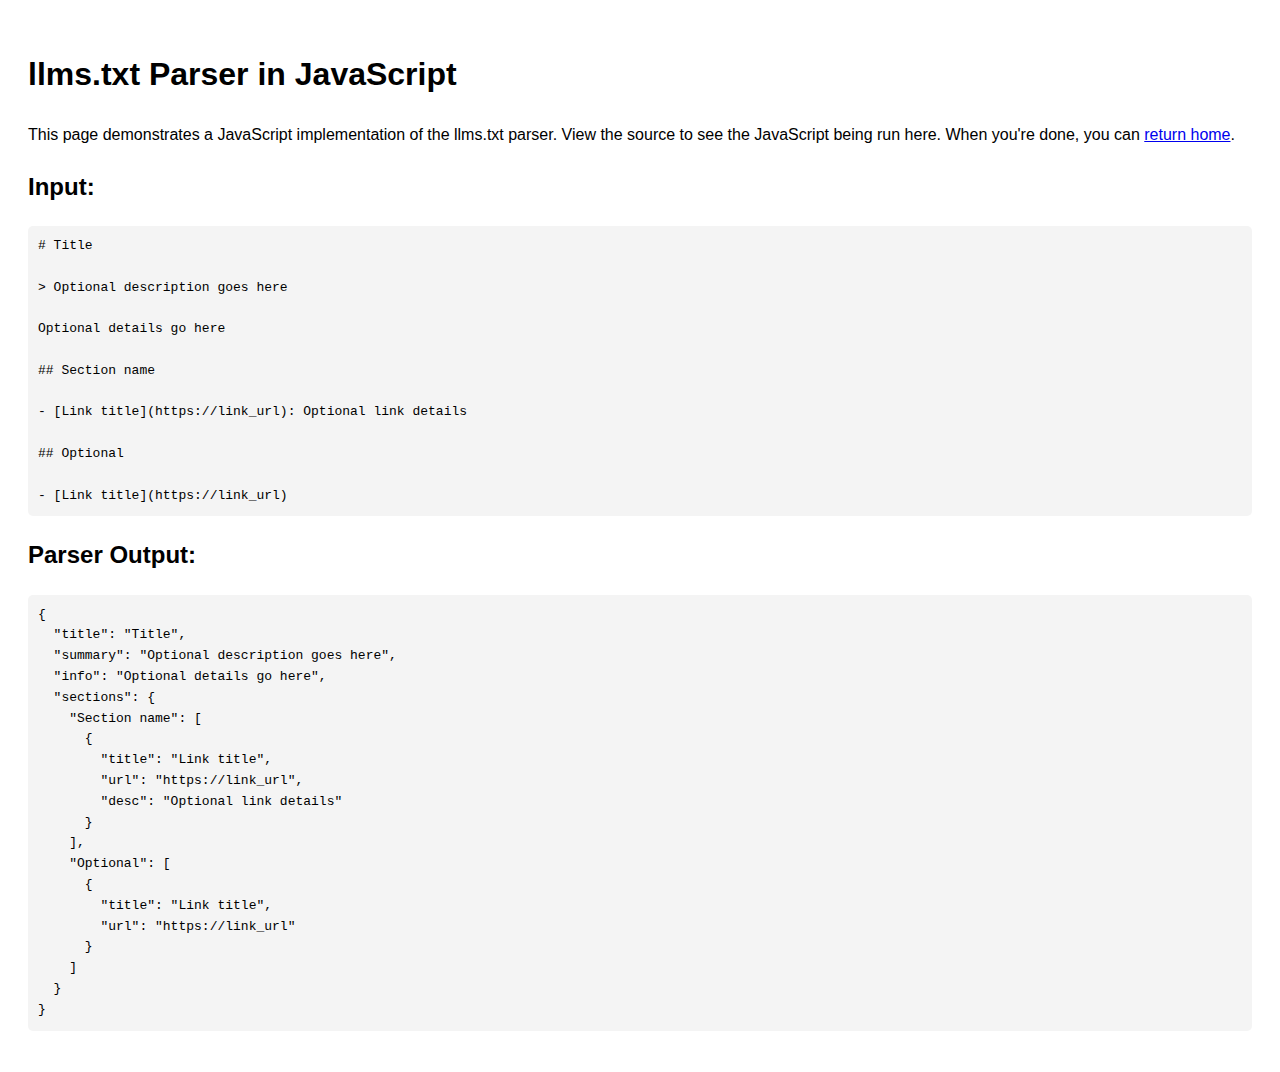
<file: llmstxt-js.html>
<!DOCTYPE html>
<html lang="en">
<head>
    <meta charset="UTF-8">
    <meta name="viewport" content="width=device-width, initial-scale=1.0">
    <title>llms.txt Parser in JavaScript</title>
    <style>
        body { font-family: Arial, sans-serif; line-height: 1.6; padding: 20px; }
        pre { background-color: #f4f4f4; padding: 10px; border-radius: 5px; overflow-x: auto; }
        h2 { margin-top: 20px; }
    </style>
</head>
<body>
    <h1>llms.txt Parser in JavaScript</h1>
    <p>This page demonstrates a JavaScript implementation of the llms.txt parser. View the source to see the JavaScript being run here. When you're done, you can <a href="/">return home</a>.</p>

    <h2>Input:</h2>
    <pre id="input"></pre>

    <h2>Parser Output:</h2>
    <pre id="output"></pre>

    <script>
        function parseLLMsTxt(txt) {
            function parseLinks(links) {
                const linkPat = /-\s*\[(?<title>[^\]]+)\]\((?<url>[^\)]+)\)(?::\s*(?<desc>.*?))?$/gm;
                return Array.from(links.matchAll(linkPat)).map(match => match.groups);
            }

            const [start, ...rest] = txt.split(/^##\s*(.*?)$/m);
            const sections = Object.fromEntries(
                Array.from({ length: Math.floor(rest.length / 2) }, (_, i) => [
                    rest[i * 2],
                    parseLinks(rest[i * 2 + 1])
                ])
            );

            const pat = /^#\s*(?<title>.+?$)\n+(?:^>\s*(?<summary>.+?$))?\n+(?<info>.*)/ms;
            const match = start.trim().match(pat);
            const result = { ...match.groups, sections };

            return result;
        }

        // Test input
        const testInput = `# Title

> Optional description goes here

Optional details go here

## Section name

- [Link title](https://link_url): Optional link details

## Optional

- [Link title](https://link_url)`;

        // Display input
        document.getElementById('input').textContent = testInput;

        // Parse and display output
        const result = parseLLMsTxt(testInput);
        document.getElementById('output').textContent = JSON.stringify(result, null, 2);
    </script>
</body>
</html>
</file>
<file: site_libs/quarto-html/tippy.css>
.tippy-box[data-animation=fade][data-state=hidden]{opacity:0}[data-tippy-root]{max-width:calc(100vw - 10px)}.tippy-box{position:relative;background-color:#333;color:#fff;border-radius:4px;font-size:14px;line-height:1.4;white-space:normal;outline:0;transition-property:transform,visibility,opacity}.tippy-box[data-placement^=top]>.tippy-arrow{bottom:0}.tippy-box[data-placement^=top]>.tippy-arrow:before{bottom:-7px;left:0;border-width:8px 8px 0;border-top-color:initial;transform-origin:center top}.tippy-box[data-placement^=bottom]>.tippy-arrow{top:0}.tippy-box[data-placement^=bottom]>.tippy-arrow:before{top:-7px;left:0;border-width:0 8px 8px;border-bottom-color:initial;transform-origin:center bottom}.tippy-box[data-placement^=left]>.tippy-arrow{right:0}.tippy-box[data-placement^=left]>.tippy-arrow:before{border-width:8px 0 8px 8px;border-left-color:initial;right:-7px;transform-origin:center left}.tippy-box[data-placement^=right]>.tippy-arrow{left:0}.tippy-box[data-placement^=right]>.tippy-arrow:before{left:-7px;border-width:8px 8px 8px 0;border-right-color:initial;transform-origin:center right}.tippy-box[data-inertia][data-state=visible]{transition-timing-function:cubic-bezier(.54,1.5,.38,1.11)}.tippy-arrow{width:16px;height:16px;color:#333}.tippy-arrow:before{content:"";position:absolute;border-color:transparent;border-style:solid}.tippy-content{position:relative;padding:5px 9px;z-index:1}
</file>
<file: site_libs/quarto-html/quarto-syntax-highlighting.css>
/* quarto syntax highlight colors */
:root {
  --quarto-hl-ot-color: #003B4F;
  --quarto-hl-at-color: #657422;
  --quarto-hl-ss-color: #20794D;
  --quarto-hl-an-color: #5E5E5E;
  --quarto-hl-fu-color: #4758AB;
  --quarto-hl-st-color: #20794D;
  --quarto-hl-cf-color: #003B4F;
  --quarto-hl-op-color: #5E5E5E;
  --quarto-hl-er-color: #AD0000;
  --quarto-hl-bn-color: #AD0000;
  --quarto-hl-al-color: #AD0000;
  --quarto-hl-va-color: #111111;
  --quarto-hl-bu-color: inherit;
  --quarto-hl-ex-color: inherit;
  --quarto-hl-pp-color: #AD0000;
  --quarto-hl-in-color: #5E5E5E;
  --quarto-hl-vs-color: #20794D;
  --quarto-hl-wa-color: #5E5E5E;
  --quarto-hl-do-color: #5E5E5E;
  --quarto-hl-im-color: #00769E;
  --quarto-hl-ch-color: #20794D;
  --quarto-hl-dt-color: #AD0000;
  --quarto-hl-fl-color: #AD0000;
  --quarto-hl-co-color: #5E5E5E;
  --quarto-hl-cv-color: #5E5E5E;
  --quarto-hl-cn-color: #8f5902;
  --quarto-hl-sc-color: #5E5E5E;
  --quarto-hl-dv-color: #AD0000;
  --quarto-hl-kw-color: #003B4F;
}

/* other quarto variables */
:root {
  --quarto-font-monospace: SFMono-Regular, Menlo, Monaco, Consolas, "Liberation Mono", "Courier New", monospace;
}

pre > code.sourceCode > span {
  color: #003B4F;
}

code span {
  color: #003B4F;
}

code.sourceCode > span {
  color: #003B4F;
}

div.sourceCode,
div.sourceCode pre.sourceCode {
  color: #003B4F;
}

code span.ot {
  color: #003B4F;
  font-style: inherit;
}

code span.at {
  color: #657422;
  font-style: inherit;
}

code span.ss {
  color: #20794D;
  font-style: inherit;
}

code span.an {
  color: #5E5E5E;
  font-style: inherit;
}

code span.fu {
  color: #4758AB;
  font-style: inherit;
}

code span.st {
  color: #20794D;
  font-style: inherit;
}

code span.cf {
  color: #003B4F;
  font-weight: bold;
  font-style: inherit;
}

code span.op {
  color: #5E5E5E;
  font-style: inherit;
}

code span.er {
  color: #AD0000;
  font-style: inherit;
}

code span.bn {
  color: #AD0000;
  font-style: inherit;
}

code span.al {
  color: #AD0000;
  font-style: inherit;
}

code span.va {
  color: #111111;
  font-style: inherit;
}

code span.bu {
  font-style: inherit;
}

code span.ex {
  font-style: inherit;
}

code span.pp {
  color: #AD0000;
  font-style: inherit;
}

code span.in {
  color: #5E5E5E;
  font-style: inherit;
}

code span.vs {
  color: #20794D;
  font-style: inherit;
}

code span.wa {
  color: #5E5E5E;
  font-style: italic;
}

code span.do {
  color: #5E5E5E;
  font-style: italic;
}

code span.im {
  color: #00769E;
  font-style: inherit;
}

code span.ch {
  color: #20794D;
  font-style: inherit;
}

code span.dt {
  color: #AD0000;
  font-style: inherit;
}

code span.fl {
  color: #AD0000;
  font-style: inherit;
}

code span.co {
  color: #5E5E5E;
  font-style: inherit;
}

code span.cv {
  color: #5E5E5E;
  font-style: italic;
}

code span.cn {
  color: #8f5902;
  font-style: inherit;
}

code span.sc {
  color: #5E5E5E;
  font-style: inherit;
}

code span.dv {
  color: #AD0000;
  font-style: inherit;
}

code span.kw {
  color: #003B4F;
  font-weight: bold;
  font-style: inherit;
}

.prevent-inlining {
  content: "</";
}

/*# sourceMappingURL=debc5d5d77c3f9108843748ff7464032.css.map */
</file>
<file: styles.css>
.cell { margin-bottom: 1rem; }
.cell > .sourceCode { margin-bottom: 0; }
.cell-output > pre { margin-bottom: 0; }

.cell-output > pre, .cell-output > .sourceCode > pre, .cell-output-stdout > pre {
  margin-left: 0.8rem;
  margin-top: 0;
  background: none;
  border-left: 2px solid lightsalmon;
  border-top-left-radius: 0;
  border-top-right-radius: 0;
}

.cell-output > .sourceCode { border: none; }

.cell-output > .sourceCode {
  background: none;
  margin-top: 0;
}

div.description {
  padding-left: 2px;
  padding-top: 5px;
  font-size: 1.25rem;
  color: rgba(0, 0, 0, 0.60);
  opacity: 70%;
}

.quarto-figure:has(img.floatr) {
  float:right;
  margin-left: 1rem;
  margin-bottom: 0.5rem;
  margin-top: 0.5rem;
}

.quarto-figure:has(img.floatr) figcaption {
  text-align: center;
  width: 100%;
}

.quarto-figure:has(img.floatl) {
  float: left;
  margin-right: 1rem;
  margin-bottom: 0.5rem;
  margin-top: 0.5rem;
}

.quarto-figure:has(img.floatl) figcaption {
  text-align: center;
  width: 100%;
}
</file>
